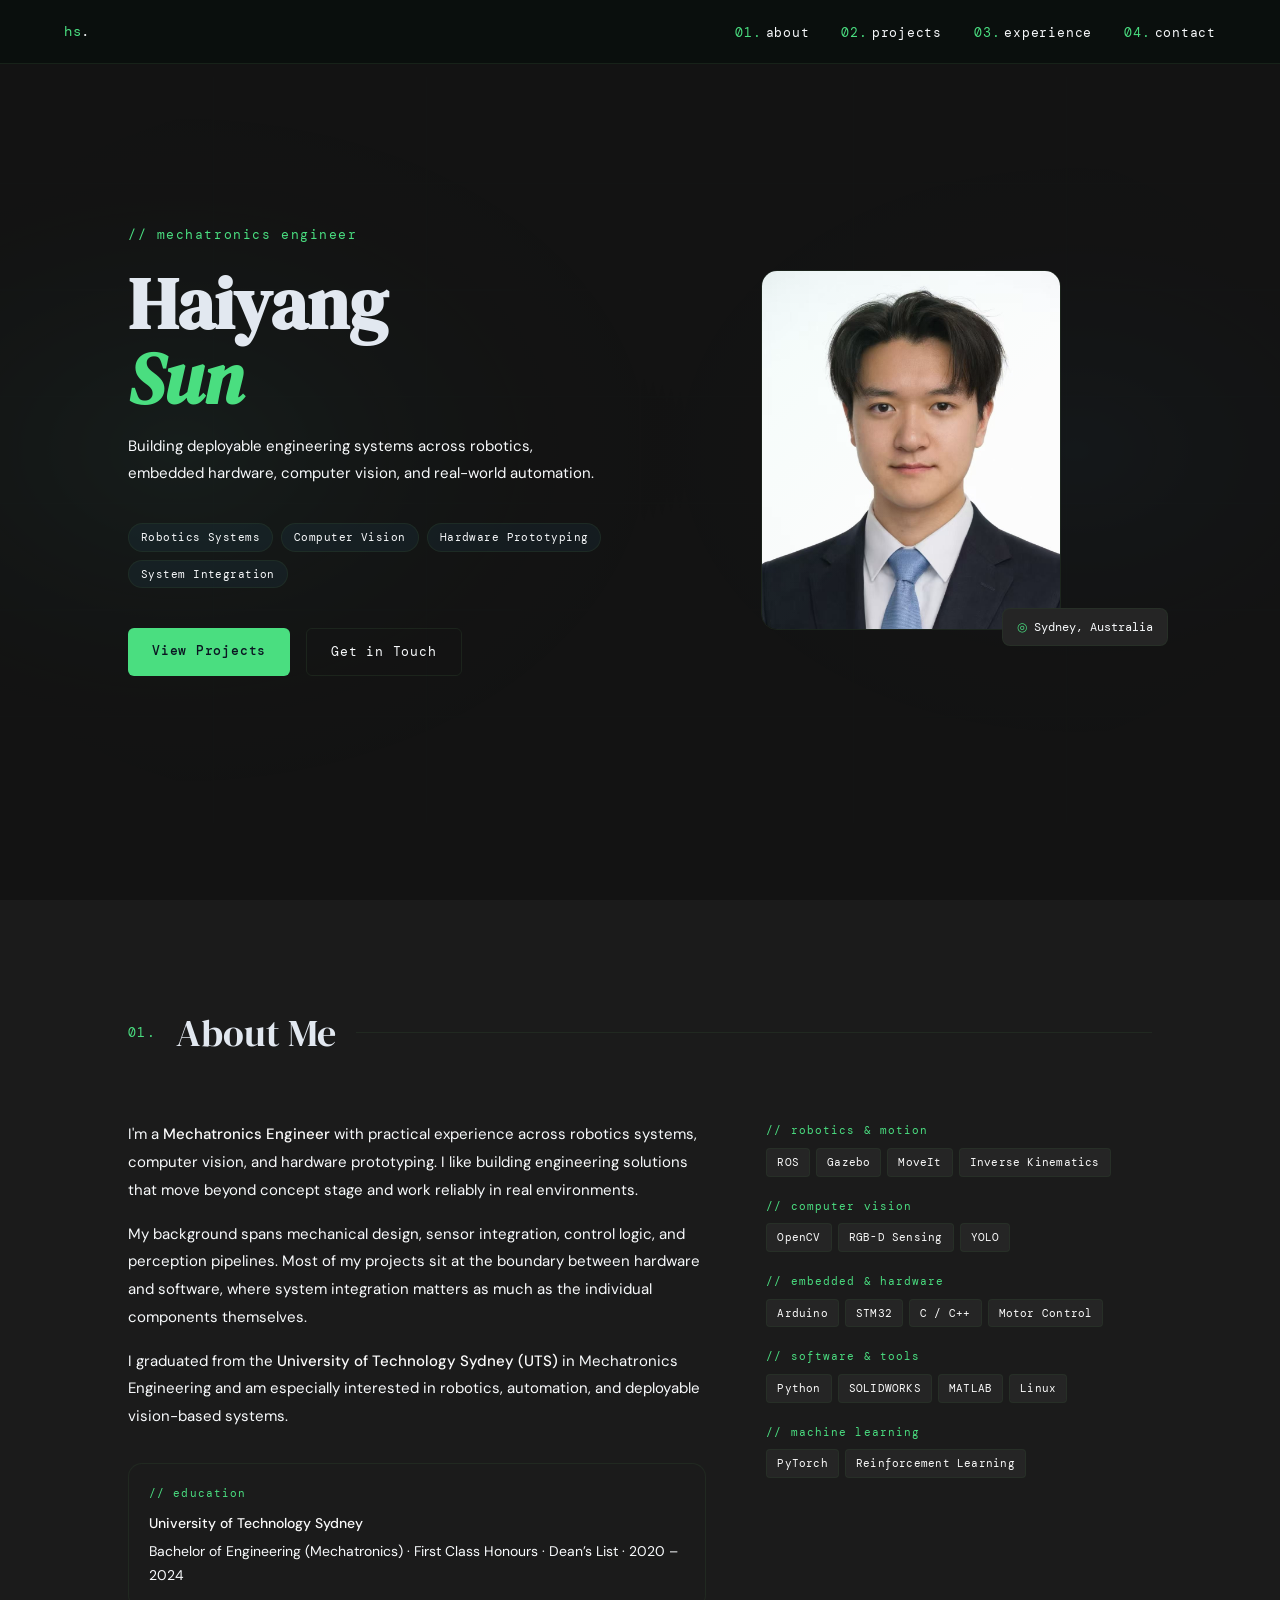
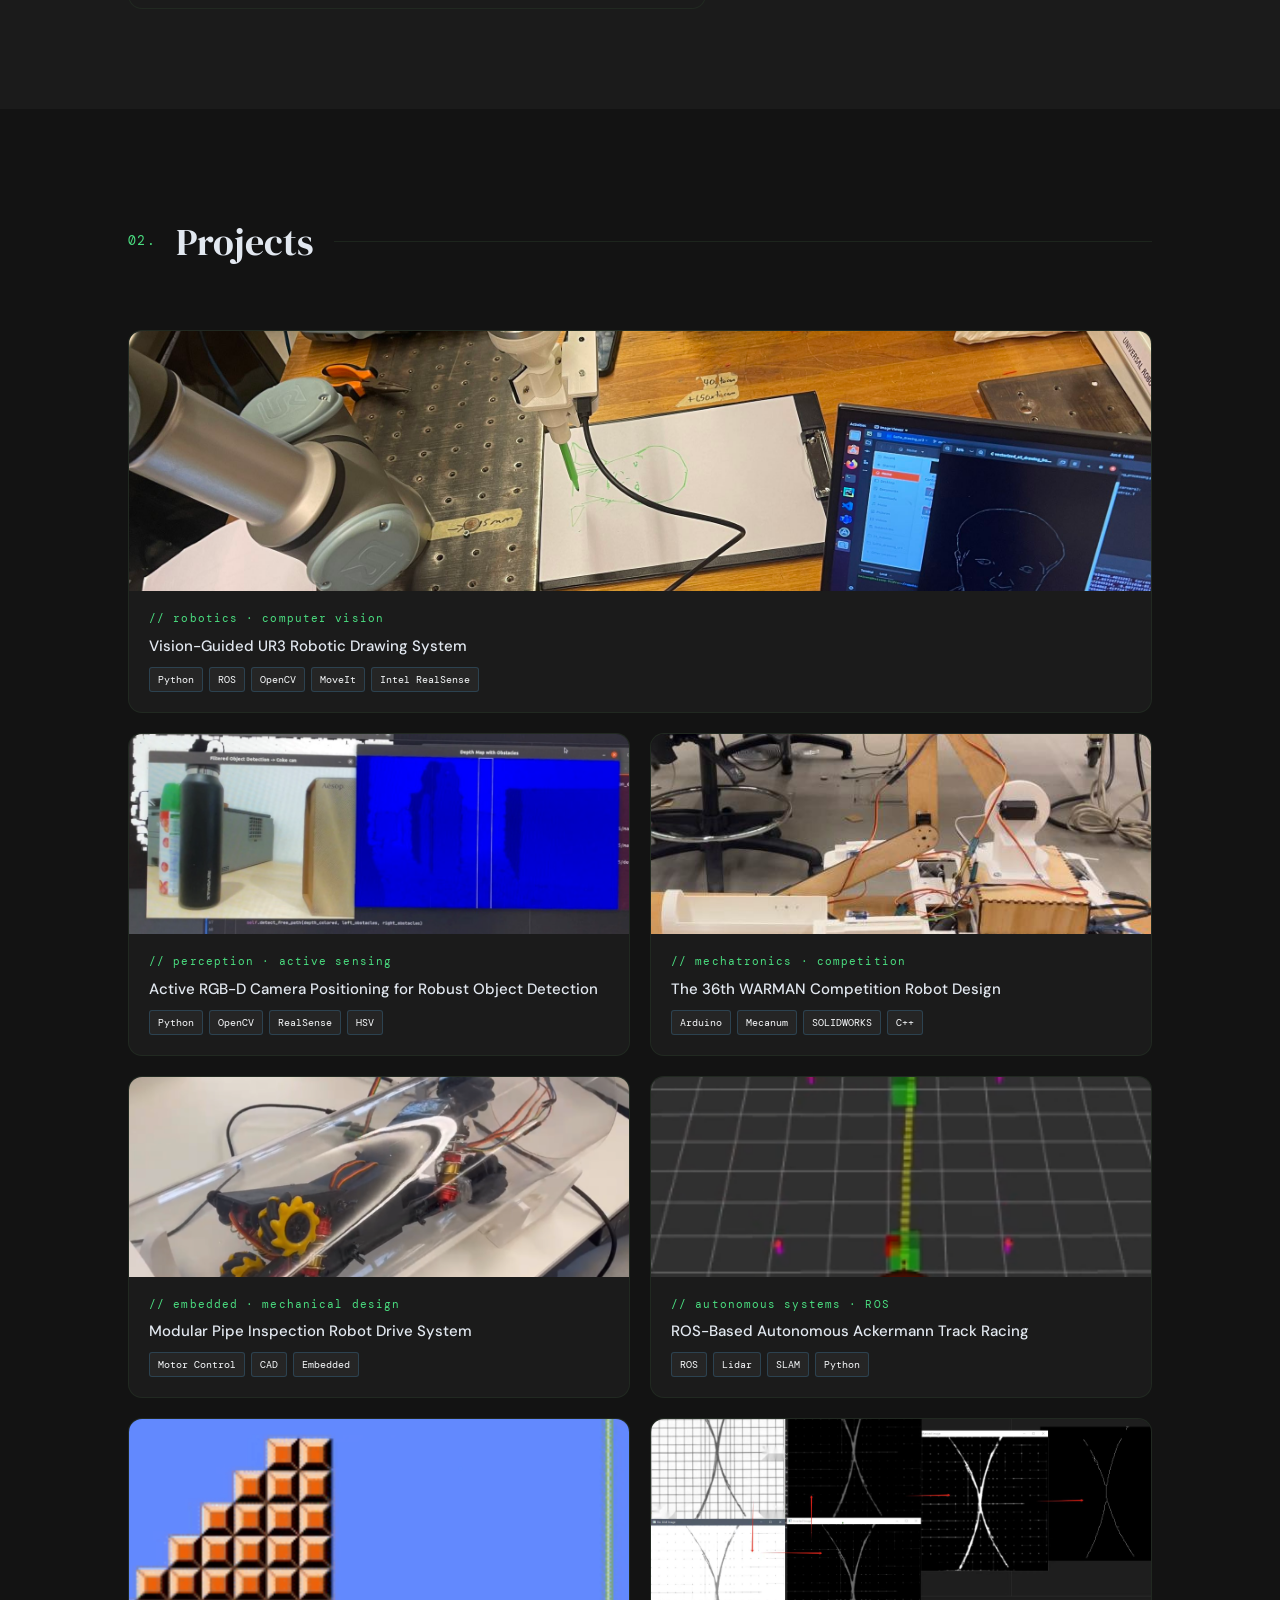
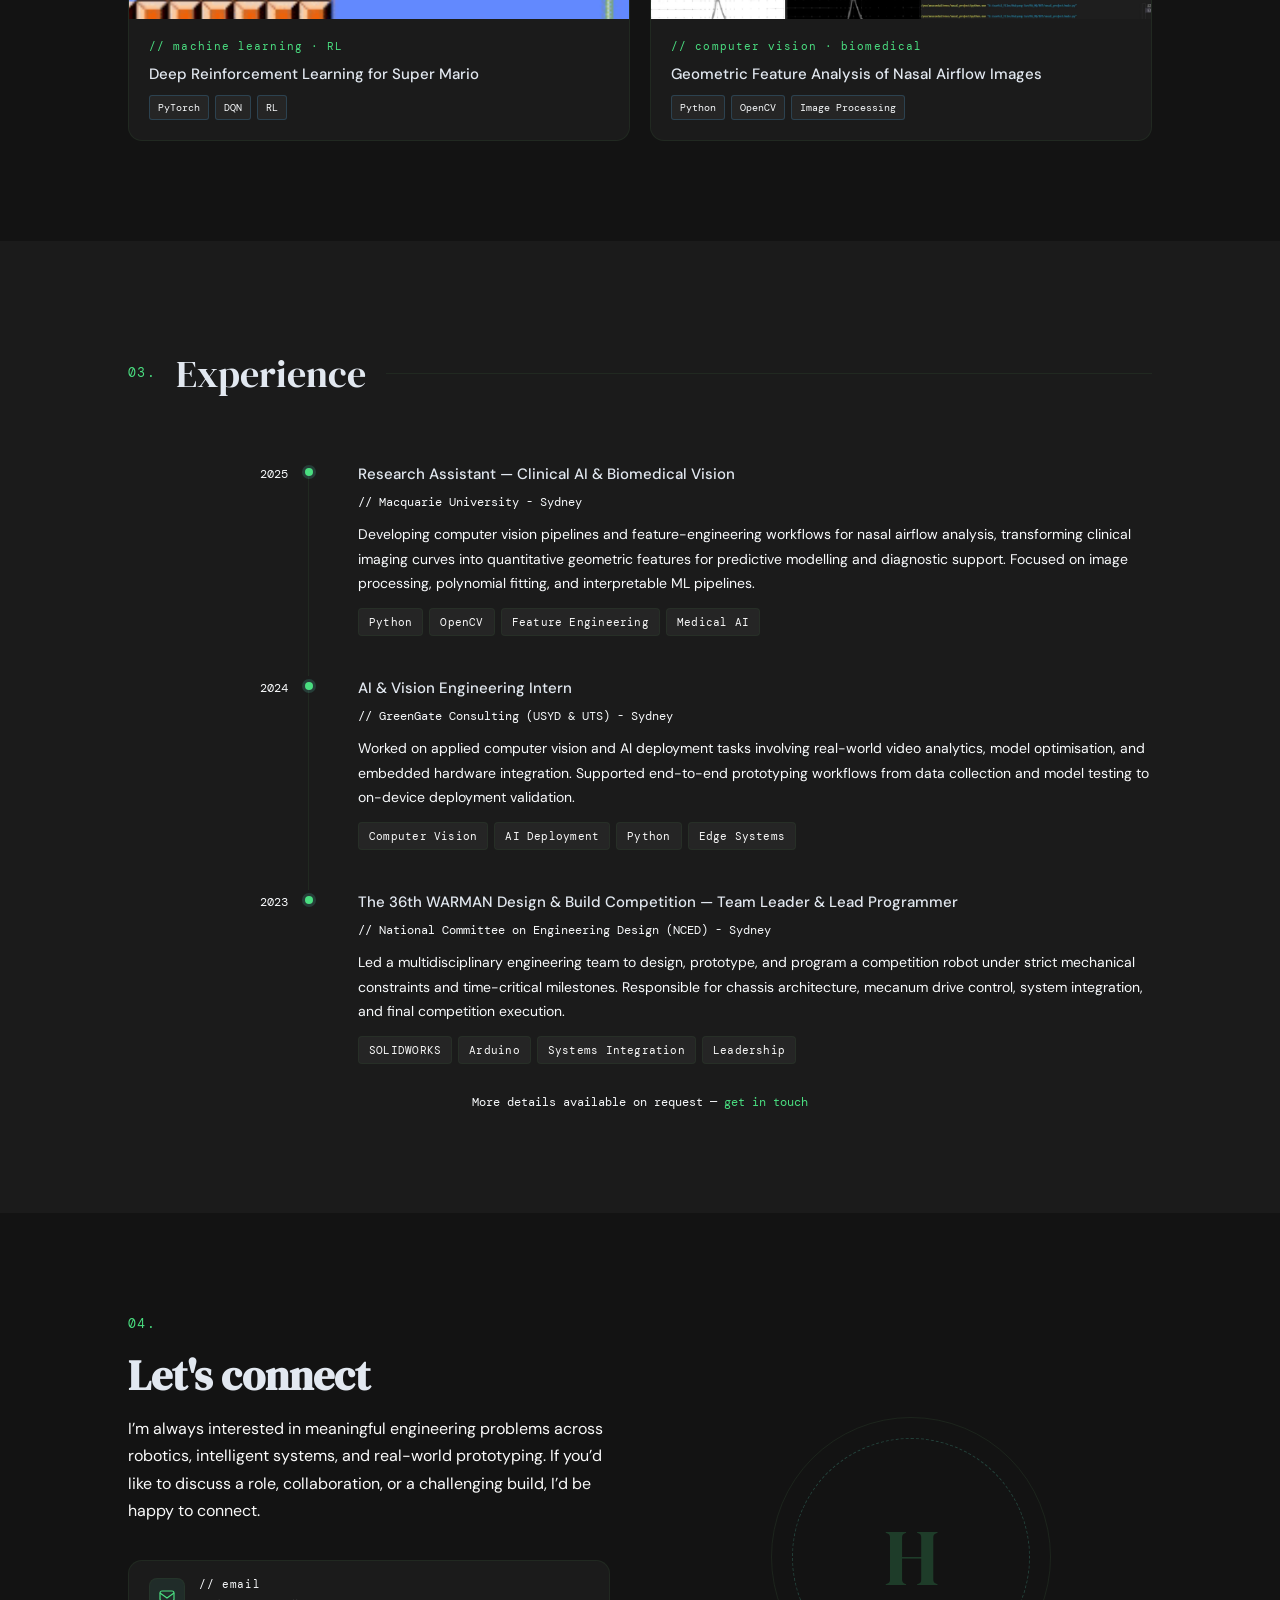
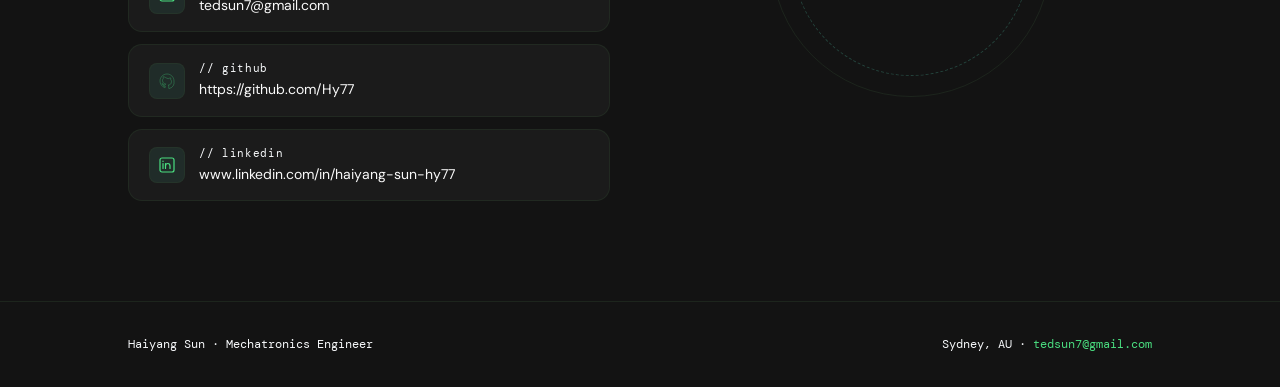
<file: index.html>
<!DOCTYPE html>
<html lang="en">
<head>
  <meta charset="UTF-8" />
  <meta name="viewport" content="width=device-width, initial-scale=1.0" />
  <title>Haiyang Sun — Mechatronics Engineer</title>
  <link rel="icon" href="data:image/svg+xml,<svg xmlns='http://www.w3.org/2000/svg' viewBox='0 0 100 100'><rect width='100' height='100' rx='16' fill='%230f2027'/><text y='.9em' font-size='62' x='12' font-family='Georgia,serif' fill='%2364ffda'>H</text></svg>">
  <link rel="preconnect" href="https://fonts.googleapis.com">
  <link href="https://fonts.googleapis.com/css2?family=DM+Serif+Display:ital@0;1&family=DM+Mono:wght@400;500&family=DM+Sans:wght@300;400;500&display=swap" rel="stylesheet">

  <style>
    :root {
      --bg:       #131313;
      --bg2:      #1b1b1b;
      --bg3:      #252525;
      --accent:   #4ade80;
      --accent2:  #f8fafc;
      --text:     #fafafa;
      --muted:    #f8fafc;
      --border:   rgba(44, 63, 45, 0.397);
      --card-bg:  #1b1b1b;
      --radius:   14px;
      --mono:     'DM Mono', monospace;
      --serif:    'DM Serif Display', serif;
      --sans:     'DM Sans', sans-serif;
    }

    *, *::before, *::after { box-sizing: border-box; margin: 0; padding: 0; }

    html { scroll-behavior: smooth; }

    body {
      background: var(--bg);
      color: var(--text);
      font-family: var(--sans);
      font-size: 16px;
      line-height: 1.7;
      overflow-x: hidden;
    }

    /* ─── NAV ─── */
    nav {
      position: fixed; top: 0; left: 0; right: 0; z-index: 100;
      display: flex; align-items: center; justify-content: space-between;
      padding: 0 5vw;
      height: 64px;
      background: rgba(10,15,13,0.88);
      backdrop-filter: blur(12px);
      border-bottom: 0.5px solid var(--border);
    }
    .nav-logo {
      font-family: var(--mono);
      font-size: 14px;
      color: var(--accent);
      text-decoration: none;
      letter-spacing: .04em;
    }
    .nav-links { display: flex; gap: 32px; list-style: none; }
    .nav-links a {
      font-family: var(--mono);
      font-size: 13px;
      color: var(--muted);
      text-decoration: none;
      letter-spacing: .06em;
      transition: color .2s;
    }
    .nav-links a:hover { color: var(--accent); }
    .nav-links a span { color: var(--accent); margin-right: 4px; }

    /* ─── HERO ─── */
    #hero {
      min-height: 100vh;
      display: grid;
      grid-template-columns: 1fr 1fr;
      align-items: center;
      padding: 0 10vw;
      gap: 60px;
      position: relative;
      overflow: hidden;
    }
    .hero-bg {
      position: absolute; inset: 0; pointer-events: none; z-index: 0;
    }
    .hero-bg svg { width: 100%; height: 100%; opacity: .18; }
    .hero-content { position: relative; z-index: 1; }
    .hero-eyebrow {
      font-family: var(--mono);
      font-size: 13px;
      color: var(--accent);
      letter-spacing: .12em;
      margin-bottom: 20px;
      opacity: 0;
      animation: fadeUp .6s .1s forwards;
    }
    .hero-name {
      font-family: var(--serif);
      font-size: clamp(72px, 11vw, 50%);
      line-height: 1.05;
      color: #e2e8f0;
      margin-bottom: 16px;
      opacity: 0;
      animation: fadeUp .6s .2s forwards;
    }
    .hero-name em { color: var(--accent); font-style: italic; }
    .hero-tagline {
      font-size: 15px;
      color: var(--muted);
      max-width: 480px;
      margin-bottom: 36px;
      line-height: 1.8;
      opacity: 0;
      animation: fadeUp .6s .3s forwards;
    }
    .hero-pills {
      display: flex; flex-wrap: wrap; gap: 8px;
      margin-bottom: 40px;
      opacity: 0;
      animation: fadeUp .6s .4s forwards;
    }
    .pill {
      font-family: var(--mono);
      font-size: 11px;
      padding: 4px 12px;
      border-radius: 20px;
      border: 0.5px solid var(--border);
      color: var(--accent2);
      background: rgba(72,180,247,0.06);
      letter-spacing: .04em;
    }
    .hero-cta {
      display: flex; gap: 16px; flex-wrap: wrap;
      opacity: 0;
      animation: fadeUp .6s .5s forwards;
    }
    .btn {
      font-family: var(--mono);
      font-size: 13px;
      letter-spacing: .06em;
      padding: 12px 24px;
      border-radius: 6px;
      text-decoration: none;
      transition: all .2s;
      cursor: pointer;
      border: none;
    }
    .btn-primary {
      background: var(--accent);
      color: #0b1622;
      font-weight: 500;
    }
    .btn-primary:hover { background: #4ddec0; transform: translateY(-1px); }
    .btn-outline {
      border: 0.5px solid var(--border);
      color: var(--muted);
      background: transparent;
    }
    .btn-outline:hover { border-color: var(--accent); color: var(--accent); }

    .hero-photo {
      position: relative; z-index: 1;
      display: flex; align-items: center; justify-content: center;
      opacity: 0; animation: fadeIn .8s .4s forwards;
    }
    .hero-photo-frame {
      width: 300px; height: 360px;
      border-radius: 16px;
      overflow: hidden;
      border: 0.5px solid var(--border);
      position: relative;
    }
    .hero-photo-frame::before {
      content: '';
      position: absolute; inset: 0;
      background: linear-gradient(135deg, rgba(100,255,218,.06) 0%, transparent 60%);
      z-index: 1;
    }
    .hero-photo-frame img { width: 100%; height: 100%; object-fit: cover; }
    .hero-location {
      position: absolute; bottom: -16px; right: -16px;
      background: var(--bg3);
      border: 0.5px solid var(--border);
      border-radius: 8px;
      padding: 8px 14px;
      font-family: var(--mono);
      font-size: 12px;
      color: var(--muted);
    }
    .hero-location span { color: var(--accent); }

    /* ─── SECTION ─── */
    section { padding: 100px 10vw; }
    .section-header {
      display: flex; align-items: center; gap: 20px;
      margin-bottom: 56px;
    }
    .section-num {
      font-family: var(--mono);
      font-size: 13px;
      color: var(--accent);
      letter-spacing: .1em;
    }
    .section-title {
      font-family: var(--serif);
      font-size: clamp(1.8rem, 3vw, 2.4rem);
      color: #e2e8f0;
      font-weight: 400;
    }
    .section-line {
      flex: 1; height: 0.5px;
      background: var(--border);
    }

    /* ─── ABOUT ─── */
    #about { background: var(--bg2); }
    .about-grid {
      display: grid;
      grid-template-columns: 3fr 2fr;
      gap: 60px;
      align-items: start;
    }
    .about-text p {
      color: var(--muted);
      margin-bottom: 16px;
      font-size: 15px;
      line-height: 1.85;
    }
    .about-text p strong { color: var(--text); font-weight: 500; }
    .about-edu {
      margin-top: 32px;
      padding: 20px;
      border: 0.5px solid var(--border);
      border-radius: var(--radius);
      background: var(--card-bg);
    }
    .about-edu-label {
      font-family: var(--mono);
      font-size: 11px;
      color: var(--accent);
      letter-spacing: .1em;
      margin-bottom: 10px;
    }
    .about-edu-name { font-size: 14px; color: var(--text); font-weight: 500; }
    .about-edu-detail { font-size: 14px; color: var(--muted); margin-top: 4px; }
    .skills-list { display: flex; flex-direction: column; gap: 20px; }
    .skill-group-title {
      font-family: var(--mono);
      font-size: 11px;
      color: var(--accent);
      letter-spacing: .1em;
      margin-bottom: 8px;
    }
    .skill-tags { display: flex; flex-wrap: wrap; gap: 6px; }
    .skill-tag {
      font-family: var(--mono);
      font-size: 11px;
      padding: 4px 10px;
      border-radius: 4px;
      border: 0.5px solid var(--border);
      color: var(--text);
      background: var(--bg3);
      letter-spacing: .02em;
    }

    /* ─── PROJECTS ─── */
    .projects-grid {
      display: grid;
      grid-template-columns: repeat(auto-fill, minmax(340px, 1fr));
      gap: 20px;
    }
    .project-card {
      background: var(--card-bg);
      border: 0.5px solid var(--border);
      border-radius: var(--radius);
      overflow: hidden;
      cursor: pointer;
      text-decoration: none;
      display: flex; flex-direction: column;
      transition: border-color .25s, transform .25s;
      position: relative;
    }
    .project-card:hover {
      border-color: rgba(255, 255, 255, 0.35);
      transform: translateY(-4px);
    }
    .project-card.featured {
      grid-column: span 2;
    }
    .card-img {
      position: relative;
      overflow: hidden;
    }
    .project-card.featured .card-img { height: 260px; }
    .project-card:not(.featured) .card-img { height: 200px; }
    .card-img img {
      width: 100%; height: 100%;
      object-fit: cover;
      transition: transform .4s ease;
      display: block;
    }
    .project-card:hover .card-img img { transform: scale(1.05); }
    .card-overlay {
      position: absolute; inset: 0;
      background: linear-gradient(to top, rgba(11,22,34,.95) 0%, rgba(11,22,34,.2) 60%, transparent 100%);
      opacity: 0;
      transition: opacity .3s;
      display: flex; align-items: flex-end;
      padding: 20px;
    }
    .project-card:hover .card-overlay { opacity: 1; }
    .card-overlay-text {
      font-size: 13px;
      color: var(--text);
      line-height: 1.6;
    }
    .card-body { padding: 18px 20px 20px; flex: 1; }
    .card-category {
      font-family: var(--mono);
      font-size: 11px;
      color: var(--accent);
      letter-spacing: .1em;
      margin-bottom: 8px;
    }
    .card-title {
      font-size: 15px;
      color: #e2e8f0;
      font-weight: 500;
      margin-bottom: 10px;
      line-height: 1.4;
    }
    .card-tags { display: flex; flex-wrap: wrap; gap: 6px; }
    .card-tag {
      font-family: var(--mono);
      font-size: 10px;
      padding: 3px 8px;
      border-radius: 3px;
      background: var(--bg3);;
      color: var(--accent2);
      border: 0.5px solid rgba(72,180,247,0.2);
    }
    .card-arrow {
      position: absolute; top: 16px; right: 16px;
      width: 28px; height: 28px;
      border-radius: 50%;
      border: 0.5px solid var(--border);
      display: flex; align-items: center; justify-content: center;
      background: var(--card-bg);
      transition: all .2s;
      opacity: 0;
    }
    .project-card:hover .card-arrow { opacity: 1; transform: rotate(-45deg); }
    .card-arrow svg { width: 12px; height: 12px; stroke: var(--accent); fill: none; }

    /* ─── EXPERIENCE ─── */
    #experience { background: var(--bg2); }
    .exp-timeline { display: flex; flex-direction: column; gap: 0; }
    .exp-item {
      display: grid;
      grid-template-columns: 160px 1fr;
      gap: 40px;
      position: relative;
      padding-bottom: 40px;
    }
    .exp-item::before {
      content: '';
      position: absolute;
      left: 160px; top: 8px; bottom: 0;
      width: 0.5px;
      background: var(--border);
      margin-left: 20px;
    }
    .exp-item:last-child { padding-bottom: 0; }
    .exp-item:last-child::before { display: none; }
    .exp-date {
      font-family: var(--mono);
      font-size: 12px;
      color: var(--muted);
      padding-top: 2px;
      text-align: right;
    }
    .exp-dot {
      position: absolute;
      left: 160px; top: 6px;
      width: 8px; height: 8px;
      border-radius: 50%;
      background: var(--accent);
      margin-left: 17px;
      box-shadow: 0 0 0 3px rgba(100,255,218,.15);
    }
    .exp-content { padding-left: 30px; }
    .exp-role { font-size: 15px; color: #e2e8f0; font-weight: 500; }
    .exp-org { font-family: var(--mono); font-size: 12px; color: var(--accent2); margin: 4px 0 10px; }
    .exp-desc { font-size: 14px; color: var(--muted); line-height: 1.75; }
    .exp-tags { display: flex; flex-wrap: wrap; gap: 6px; margin-top: 12px; }

    /* ─── CONTACT ─── */
    .contact-wrap {
      display: grid;
      grid-template-columns: 1fr 1fr;
      gap: 60px;
      align-items: center;
    }
    .contact-heading {
      font-family: var(--serif);
      font-size: 42px;
      color: #e2e8f0;
      margin-bottom: 16px;
      line-height: 1.15;
    }
    .contact-heading em { color: var(--accent); font-style: italic; }
    .contact-sub { font-size: 14px; color: var(--muted); line-height: 1.8; max-width: 400px; }
    .contact-links { display: flex; flex-direction: column; gap: 12px; margin-top: 36px; }
    .contact-link {
      display: flex; align-items: center; gap: 14px;
      padding: 14px 20px;
      border: 0.5px solid var(--border);
      border-radius: var(--radius);
      background: var(--card-bg);
      text-decoration: none;
      transition: all .2s;
      color: var(--text);
    }
    .contact-link:hover { border-color: rgba(100,255,218,.35); background: var(--bg3); }
    .contact-link-icon {
      width: 36px; height: 36px;
      border-radius: 8px;
      background: rgba(100,255,218,.08);
      border: 0.5px solid var(--border);
      display: flex; align-items: center; justify-content: center;
      flex-shrink: 0;
    }
    .contact-link-icon svg { width: 16px; height: 16px; stroke: var(--accent); fill: none; }
    .contact-link-label { font-size: 11px; color: var(--muted); font-family: var(--mono); letter-spacing:.06em; }
    .contact-link-value { font-size: 14px; color: var(--text); }
    .contact-right {
      display: flex; justify-content: center; align-items: center;
    }
    .contact-graphic {
      width: 280px; height: 280px;
      border-radius: 50%;
      border: 0.5px solid var(--border);
      display: flex; align-items: center; justify-content: center;
      position: relative;
    }
    .contact-graphic::before {
      content: '';
      position: absolute; inset: 20px;
      border-radius: 50%;
      border: 0.5px dashed rgba(100,255,218,.2);
      animation: spin 20s linear infinite;
    }
    .contact-graphic-inner {
      font-family: var(--serif);
      font-size: 5rem;
      color: var(--accent);
      opacity: .2;
    }

    /* ─── FOOTER ─── */
    footer {
      padding: 32px 10vw;
      border-top: 0.5px solid var(--border);
      display: flex;
      justify-content: space-between;
      align-items: center;
      font-family: var(--mono);
      font-size: 12px;
      color: var(--muted);
    }

    /* ─── ANIMATIONS ─── */
    @keyframes fadeUp {
      from { opacity: 0; transform: translateY(20px); }
      to   { opacity: 1; transform: translateY(0); }
    }
    @keyframes fadeIn {
      from { opacity: 0; } to { opacity: 1; }
    }
    @keyframes spin {
      from { transform: rotate(0deg); } to { transform: rotate(360deg); }
    }

    /* fade-in on scroll */
    .reveal {
      opacity: 0;
      transform: translateY(24px);
      transition: opacity .55s ease, transform .55s ease;
    }
    .reveal.visible {
      opacity: 1;
      transform: none;
    }

    /* ─── RESPONSIVE ─── */
    @media (max-width: 900px) {
      #hero { grid-template-columns: 1fr; text-align: center; padding-top: 100px; }
      .hero-photo { display: none; }
      .hero-pills { justify-content: center; }
      .hero-cta { justify-content: center; }
      .about-grid { grid-template-columns: 1fr; }
      .project-card.featured { grid-column: span 1; }
      .contact-wrap { grid-template-columns: 1fr; }
      .contact-right { display: none; }
      .exp-item { grid-template-columns: 1fr; }
      .exp-item::before { display: none; }
      .exp-dot { display: none; }
      .exp-date { text-align: left; }
      .exp-content { padding-left: 0; }
    }
    @media (max-width: 600px) {
      section { padding: 70px 6vw; }
      nav { padding: 0 6vw; }
      .nav-links { gap: 20px; }
    }
  </style>
</head>
<body>

  <!-- NAV -->
  <nav>
    <a href="#hero" class="nav-logo">hs<span style="color:var(--muted)">.</span></a>
    <ul class="nav-links">
      <li><a href="#about"><span>01.</span>about</a></li>
      <li><a href="#projects"><span>02.</span>projects</a></li>
      <li><a href="#experience"><span>03.</span>experience</a></li>
      <li><a href="#contact"><span>04.</span>contact</a></li>
    </ul>
  </nav>

  <!-- HERO -->
  <section id="hero">
    <div class="hero-bg">
      <svg viewBox="0 0 1200 700" xmlns="http://www.w3.org/2000/svg">
        <defs>
          <radialGradient id="rg1" cx="30%" cy="50%">
            <stop offset="0%" stop-color="#64ffda" stop-opacity=".25"/>
            <stop offset="100%" stop-color="transparent"/>
          </radialGradient>
          <radialGradient id="rg2" cx="70%" cy="50%">
            <stop offset="0%" stop-color="#48b4f7" stop-opacity=".18"/>
            <stop offset="100%" stop-color="transparent"/>
          </radialGradient>
        </defs>
        <ellipse cx="360" cy="350" rx="480" ry="340" fill="url(#rg1)"/>
        <ellipse cx="840" cy="350" rx="420" ry="300" fill="url(#rg2)"/>
        <!-- grid lines -->
        <g stroke="#64ffda" stroke-opacity=".07" stroke-width=".5">
          <line x1="0" y1="100" x2="1200" y2="100"/>
          <line x1="0" y1="200" x2="1200" y2="200"/>
          <line x1="0" y1="300" x2="1200" y2="300"/>
          <line x1="0" y1="400" x2="1200" y2="400"/>
          <line x1="0" y1="500" x2="1200" y2="500"/>
          <line x1="0" y1="600" x2="1200" y2="600"/>
          <line x1="200" y1="0" x2="200" y2="700"/>
          <line x1="400" y1="0" x2="400" y2="700"/>
          <line x1="600" y1="0" x2="600" y2="700"/>
          <line x1="800" y1="0" x2="800" y2="700"/>
          <line x1="1000" y1="0" x2="1000" y2="700"/>
        </g>
      </svg>
    </div>

    <div class="hero-content">
      <p class="hero-eyebrow">// mechatronics engineer</p>
      <h1 class="hero-name">Haiyang<br><em>Sun</em></h1>
      <p class="hero-tagline">
        Building deployable engineering systems across robotics, embedded hardware, computer vision, and real-world automation.
      </p>
      <div class="hero-pills">
        <span class="pill">Robotics Systems</span>
        <span class="pill">Computer Vision</span>
        <span class="pill">Hardware Prototyping</span>
        <span class="pill">System Integration</span>
        <!-- <span class="pill">Sydney, AU</span> -->
      </div>
      <div class="hero-cta">
        <a href="#projects" class="btn btn-primary">View Projects</a>
        <a href="#contact" class="btn btn-outline">Get in Touch</a>
      </div>
    </div>

    <div class="hero-photo">
      <div class="hero-photo-frame">
        <img src="images/haiyang.jpg" alt="Haiyang Sun" />
      </div>
      <div class="hero-location"><span>◎</span> Sydney, Australia</div>
    </div>
  </section>

  <!-- ABOUT -->
  <section id="about">
    <div class="section-header reveal">
      <span class="section-num">01.</span>
      <h2 class="section-title">About Me</h2>
      <div class="section-line"></div>
    </div>
    <div class="about-grid">
      <div class="about-text reveal">
        <p>I'm a <strong>Mechatronics Engineer</strong> with practical experience across robotics systems, computer vision, and hardware prototyping. I like building engineering solutions that move beyond concept stage and work reliably in real environments.</p>
        <p>My background spans mechanical design, sensor integration, control logic, and perception pipelines. Most of my projects sit at the boundary between hardware and software, where system integration matters as much as the individual components themselves.</p>
        <p>I graduated from the <strong>University of Technology Sydney (UTS)</strong> in Mechatronics Engineering and am especially interested in robotics, automation, and deployable vision-based systems.</p>
        <div class="about-edu">
          <div class="about-edu-label">// education</div>
          <div class="about-edu-name">University of Technology Sydney</div>
          <div class="about-edu-detail">Bachelor of Engineering (Mechatronics) · First Class Honours · Dean’s List · 2020 – 2024</div>
        </div>
      </div>
      <div class="skills-list reveal">
        <div>
          <div class="skill-group-title">// robotics & motion</div>
          <div class="skill-tags">
            <span class="skill-tag">ROS</span>
            <span class="skill-tag">Gazebo</span>
            <span class="skill-tag">MoveIt</span>
            <span class="skill-tag">Inverse Kinematics</span>
          </div>
        </div>
        <div>
          <div class="skill-group-title">// computer vision</div>
          <div class="skill-tags">
            <span class="skill-tag">OpenCV</span>
            <span class="skill-tag">RGB-D Sensing</span>
            <span class="skill-tag">YOLO</span>
          </div>
        </div>
        <div>
          <div class="skill-group-title">// embedded & hardware</div>
          <div class="skill-tags">
            <span class="skill-tag">Arduino</span>
            <span class="skill-tag">STM32</span>
            <span class="skill-tag">C / C++</span>
            <span class="skill-tag">Motor Control</span>
          </div>
        </div>
        <div>
          <div class="skill-group-title">// software & tools</div>
          <div class="skill-tags">
            <span class="skill-tag">Python</span>
            <span class="skill-tag">SOLIDWORKS</span>
            <span class="skill-tag">MATLAB</span>
            <span class="skill-tag">Linux</span>
          </div>
        </div>
        <div>
          <div class="skill-group-title">// machine learning</div>
          <div class="skill-tags">
            <span class="skill-tag">PyTorch</span>
            <span class="skill-tag">Reinforcement Learning</span>
          </div>
        </div>
      </div>
    </div>
  </section>

  <!-- PROJECTS -->
  <section id="projects">
    <div class="section-header reveal">
      <span class="section-num">02.</span>
      <h2 class="section-title">Projects</h2>
      <div class="section-line"></div>
    </div>
    <div class="projects-grid">

      <!-- Featured -->
      <a class="project-card featured reveal" href="projects/ur3.html">
        <div class="card-img">
          <img src="images/ur3.jpg" alt="UR3 Drawing System" />
          <div class="card-overlay">
            <div class="card-overlay-text">Converts a selfie into vectorized contours and reproduces it on paper using a UR3 arm — sub-2mm drawing error across full page area.</div>
          </div>
        </div>
        <div class="card-body">
          <div class="card-category">// robotics · computer vision</div>
          <div class="card-title">Vision-Guided UR3 Robotic Drawing System</div>
          <div class="card-tags">
            <span class="card-tag">Python</span>
            <span class="card-tag">ROS</span>
            <span class="card-tag">OpenCV</span>
            <span class="card-tag">MoveIt</span>
            <span class="card-tag">Intel RealSense</span>
          </div>
        </div>
        <div class="card-arrow">
          <svg viewBox="0 0 16 16"><path d="M3 13L13 3M13 3H6M13 3V10" stroke-width="1.5" stroke-linecap="round" stroke-linejoin="round"/></svg>
        </div>
      </a>

      <a class="project-card reveal" href="projects/rgbd.html">
        <div class="card-img">
          <img src="images/rgbd.jpg" alt="RGB-D Camera" />
          <div class="card-overlay">
            <div class="card-overlay-text">Dynamically optimizes camera viewpoints using RealSense D435 to improve detection confidence under occlusion and lighting challenges.</div>
          </div>
        </div>
        <div class="card-body">
          <div class="card-category">// perception · active sensing</div>
          <div class="card-title">Active RGB-D Camera Positioning for Robust Object Detection</div>
          <div class="card-tags">
            <span class="card-tag">Python</span>
            <span class="card-tag">OpenCV</span>
            <span class="card-tag">RealSense</span>
            <span class="card-tag">HSV</span>
          </div>
        </div>
        <div class="card-arrow">
          <svg viewBox="0 0 16 16"><path d="M3 13L13 3M13 3H6M13 3V10" stroke-width="1.5" stroke-linecap="round" stroke-linejoin="round"/></svg>
        </div>
      </a>

      <a class="project-card reveal" href="projects/warman.html">
        <div class="card-img">
          <img src="images/warman.jpg" alt="WARMAN Robot" />
          <div class="card-overlay">
            <div class="card-overlay-text">Team-led competition robot with Mecanum drive, robotic arm, and anti-rollover system. Designed for ball collection and silo placement.</div>
          </div>
        </div>
        <div class="card-body">
          <div class="card-category">// mechatronics · competition</div>
          <div class="card-title">The 36th WARMAN Competition Robot Design</div>
          <div class="card-tags">
            <span class="card-tag">Arduino</span>
            <span class="card-tag">Mecanum</span>
            <span class="card-tag">SOLIDWORKS</span>
            <span class="card-tag">C++</span>
          </div>
        </div>
        <div class="card-arrow">
          <svg viewBox="0 0 16 16"><path d="M3 13L13 3M13 3H6M13 3V10" stroke-width="1.5" stroke-linecap="round" stroke-linejoin="round"/></svg>
        </div>
      </a>

      <a class="project-card reveal" href="projects/pipe_rob.html">
        <div class="card-img">
          <img src="images/pipe_rob.jpg" alt="Pipe Inspection Robot" />
          <div class="card-overlay">
            <div class="card-overlay-text">Modular drive system for navigating pipe networks — designed for compactness, traction, and adaptability to varying pipe diameters.</div>
          </div>
        </div>
        <div class="card-body">
          <div class="card-category">// embedded · mechanical design</div>
          <div class="card-title">Modular Pipe Inspection Robot Drive System</div>
          <div class="card-tags">
            <span class="card-tag">Motor Control</span>
            <span class="card-tag">CAD</span>
            <span class="card-tag">Embedded</span>
          </div>
        </div>
        <div class="card-arrow">
          <svg viewBox="0 0 16 16"><path d="M3 13L13 3M13 3H6M13 3V10" stroke-width="1.5" stroke-linecap="round" stroke-linejoin="round"/></svg>
        </div>
      </a>

      <a class="project-card reveal" href="projects/auto_veh_sim.html">
        <div class="card-img">
          <img src="images/auto_veh_sim.jpg" alt="Autonomous Vehicle" />
          <div class="card-overlay">
            <div class="card-overlay-text">ROS-based autonomous Ackermann vehicle navigating a simulated race track using lidar, localization, and path planning.</div>
          </div>
        </div>
        <div class="card-body">
          <div class="card-category">// autonomous systems · ROS</div>
          <div class="card-title">ROS-Based Autonomous Ackermann Track Racing</div>
          <div class="card-tags">
            <span class="card-tag">ROS</span>
            <span class="card-tag">Lidar</span>
            <span class="card-tag">SLAM</span>
            <span class="card-tag">Python</span>
          </div>
        </div>
        <div class="card-arrow">
          <svg viewBox="0 0 16 16"><path d="M3 13L13 3M13 3H6M13 3V10" stroke-width="1.5" stroke-linecap="round" stroke-linejoin="round"/></svg>
        </div>
      </a>

      <a class="project-card reveal" href="projects/mario.html">
        <div class="card-img">
          <img src="images/mario.jpg" alt="Mario RL" />
          <div class="card-overlay">
            <div class="card-overlay-text">End-to-end deep reinforcement learning agent trained to play Super Mario Bros using PPO and reward shaping.</div>
          </div>
        </div>
        <div class="card-body">
          <div class="card-category">// machine learning · RL</div>
          <div class="card-title">Deep Reinforcement Learning for Super Mario</div>
          <div class="card-tags">
            <span class="card-tag">PyTorch</span>
            <span class="card-tag">DQN</span>
            <span class="card-tag">RL</span>
          </div>
        </div>
        <div class="card-arrow">
          <svg viewBox="0 0 16 16"><path d="M3 13L13 3M13 3H6M13 3V10" stroke-width="1.5" stroke-linecap="round" stroke-linejoin="round"/></svg>
        </div>
      </a>

      <a class="project-card reveal" href="projects/airflow.html">
        <div class="card-img">
          <img src="images/airflow.jpg" alt="Nasal Airflow" />
          <div class="card-overlay">
            <div class="card-overlay-text">Geometric feature extraction from nasal cavity airflow images for medical analysis and diagnostic support.</div>
          </div>
        </div>
        <div class="card-body">
          <div class="card-category">// computer vision · biomedical</div>
          <div class="card-title">Geometric Feature Analysis of Nasal Airflow Images</div>
          <div class="card-tags">
            <span class="card-tag">Python</span>
            <span class="card-tag">OpenCV</span>
            <span class="card-tag">Image Processing</span>
          </div>
        </div>
        <div class="card-arrow">
          <svg viewBox="0 0 16 16"><path d="M3 13L13 3M13 3H6M13 3V10" stroke-width="1.5" stroke-linecap="round" stroke-linejoin="round"/></svg>
        </div>
      </a>

    </div>
  </section>

  <!-- EXPERIENCE -->
  <section id="experience">
    <div class="section-header reveal">
      <span class="section-num">03.</span>
      <h2 class="section-title">Experience</h2>
      <div class="section-line"></div>
    </div>
    <div class="exp-timeline">

      <div class="exp-item reveal">
        <div class="exp-date">2025</div>
        <div class="exp-dot"></div>
        <div class="exp-content">
          <div class="exp-role">Research Assistant — Clinical AI & Biomedical Vision</div>
          <div class="exp-org">// Macquarie University - Sydney</div>
          <div class="exp-desc">
            Developing computer vision pipelines and feature-engineering workflows for nasal airflow analysis,
            transforming clinical imaging curves into quantitative geometric features for predictive modelling
            and diagnostic support. Focused on image processing, polynomial fitting, and interpretable ML pipelines.
          </div>
          <div class="exp-tags">
            <span class="skill-tag">Python</span>
            <span class="skill-tag">OpenCV</span>
            <span class="skill-tag">Feature Engineering</span>
            <span class="skill-tag">Medical AI</span>
          </div>
        </div>
      </div>

      <div class="exp-item reveal">
        <div class="exp-date">2024</div>
        <div class="exp-dot"></div>
        <div class="exp-content">
          <div class="exp-role">AI & Vision Engineering Intern</div>
          <div class="exp-org">// GreenGate Consulting (USYD & UTS) - Sydney</div>
          <div class="exp-desc">
            Worked on applied computer vision and AI deployment tasks involving real-world video analytics,
            model optimisation, and embedded hardware integration. Supported end-to-end prototyping workflows
            from data collection and model testing to on-device deployment validation.
          </div>
          <div class="exp-tags">
            <span class="skill-tag">Computer Vision</span>
            <span class="skill-tag">AI Deployment</span>
            <span class="skill-tag">Python</span>
            <span class="skill-tag">Edge Systems</span>
          </div>
        </div>
      </div>

      <div class="exp-item reveal">
        <div class="exp-date">2023</div>
        <div class="exp-dot"></div>
        <div class="exp-content">
          <div class="exp-role">The 36th WARMAN Design & Build Competition — Team Leader & Lead Programmer</div>
          <div class="exp-org">// National Committee on Engineering Design (NCED) - Sydney</div>
          <div class="exp-desc">
            Led a multidisciplinary engineering team to design, prototype, and program a competition robot
            under strict mechanical constraints and time-critical milestones. Responsible for chassis architecture,
            mecanum drive control, system integration, and final competition execution.
          </div>
          <div class="exp-tags">
            <span class="skill-tag">SOLIDWORKS</span>
            <span class="skill-tag">Arduino</span>
            <span class="skill-tag">Systems Integration</span>
            <span class="skill-tag">Leadership</span>
          </div>
        </div>
      </div>

    </div>
    </div>
    <p style="margin-top:28px; font-family:var(--mono); font-size:12px; color:var(--muted); text-align:center;">
      More details available on request — <a href="#contact" style="color:var(--accent);text-decoration:none;">get in touch</a>
    </p>
  </section>

  <!-- CONTACT -->
  <section id="contact">
    <div class="contact-wrap">
      <div class="contact-left reveal">
        <div class="section-num" style="margin-bottom:16px">04.</div>
        <h2 class="contact-heading">Let's connect</h2>
        <p class="contact-sub"><p>
          I’m always interested in meaningful engineering problems across robotics, intelligent systems,
          and real-world prototyping. If you’d like to discuss a role, collaboration, or a challenging build,
          I’d be happy to connect.
        </p></p>
        <div class="contact-links">
          <a href="mailto:tedsun7@gmail.com" class="contact-link">
            <div class="contact-link-icon">
              <svg viewBox="0 0 16 16"><rect x="1" y="3" width="14" height="10" rx="2" stroke-width="1.2"/><path d="M1 5l7 5 7-5" stroke-width="1.2"/></svg>
            </div>
            <div class="contact-link-text">
              <div class="contact-link-label">// email</div>
              <div class="contact-link-value">tedsun7@gmail.com</div>
            </div>
          </a>
          <a href="https://github.com/hy77" class="contact-link" target="_blank" rel="noopener">
            <div class="contact-link-icon">
              <svg viewBox="0 0 16 16"><path d="M8 1C4.13 1 1 4.13 1 8c0 3.09 2.01 5.72 4.79 6.65.35.06.48-.15.48-.34v-1.2C4.32 13.52 3.91 12 3.91 12c-.32-.81-.78-1.03-.78-1.03-.64-.44.05-.43.05-.43.7.05 1.07.72 1.07.72.62 1.07 1.64.76 2.04.58.06-.45.24-.76.44-.94-1.55-.17-3.19-.78-3.19-3.45 0-.76.27-1.38.72-1.87-.07-.18-.31-.89.07-1.84 0 0 .59-.19 1.92.72A6.7 6.7 0 018 5.35c.59.01 1.19.08 1.75.23 1.33-.91 1.92-.72 1.92-.72.38.95.14 1.66.07 1.84.45.49.72 1.11.72 1.87 0 2.68-1.64 3.27-3.2 3.44.25.22.47.65.47 1.31v1.94c0 .19.13.4.48.34A7.001 7.001 0 0015 8C15 4.13 11.87 1 8 1z" stroke-width=".3"/></svg>
            </div>
            <div class="contact-link-text">
              <div class="contact-link-label">// github</div>
              <div class="contact-link-value">https://github.com/Hy77</div>
            </div>
          </a>
          <a href="https://www.linkedin.com/in/" class="contact-link" target="_blank" rel="noopener">
            <div class="contact-link-icon">
              <svg viewBox="0 0 16 16"><rect x="1" y="1" width="14" height="14" rx="2" stroke-width="1.2"/><path d="M4 6.5v5M4 4v.5M6.5 11.5V9c0-1.38 1-2.5 2.25-2.5S11 7.62 11 9v2.5M6.5 6.5v5" stroke-width="1.2" stroke-linecap="round"/></svg>
            </div>
            <div class="contact-link-text">
              <div class="contact-link-label">// linkedin</div>
              <div class="contact-link-value">www.linkedin.com/in/haiyang-sun-hy77</div>
            </div>
          </a>
        </div>
      </div>
      <div class="contact-right reveal">
        <div class="contact-graphic">
          <div class="contact-graphic-inner">H</div>
        </div>
      </div>
    </div>
  </section>

  <!-- FOOTER -->
  <footer>
    <span>Haiyang Sun · Mechatronics Engineer</span>
    <span>Sydney, AU · <a href="mailto:tedsun7@gmail.com" style="color:var(--accent);text-decoration:none;">tedsun7@gmail.com</a></span>
  </footer>

  <script>
    // Scroll reveal
    const els = document.querySelectorAll('.reveal');
    const io = new IntersectionObserver((entries) => {
      entries.forEach(e => {
        if (e.isIntersecting) {
          e.target.classList.add('visible');
          io.unobserve(e.target);
        }
      });
    }, { threshold: 0.12 });
    els.forEach(el => io.observe(el));

    // Stagger children in grids
    document.querySelectorAll('.projects-grid .reveal').forEach((el, i) => {
      el.style.transitionDelay = (i % 3) * 0.08 + 's';
    });
  </script>
</body>
</html>
</file>
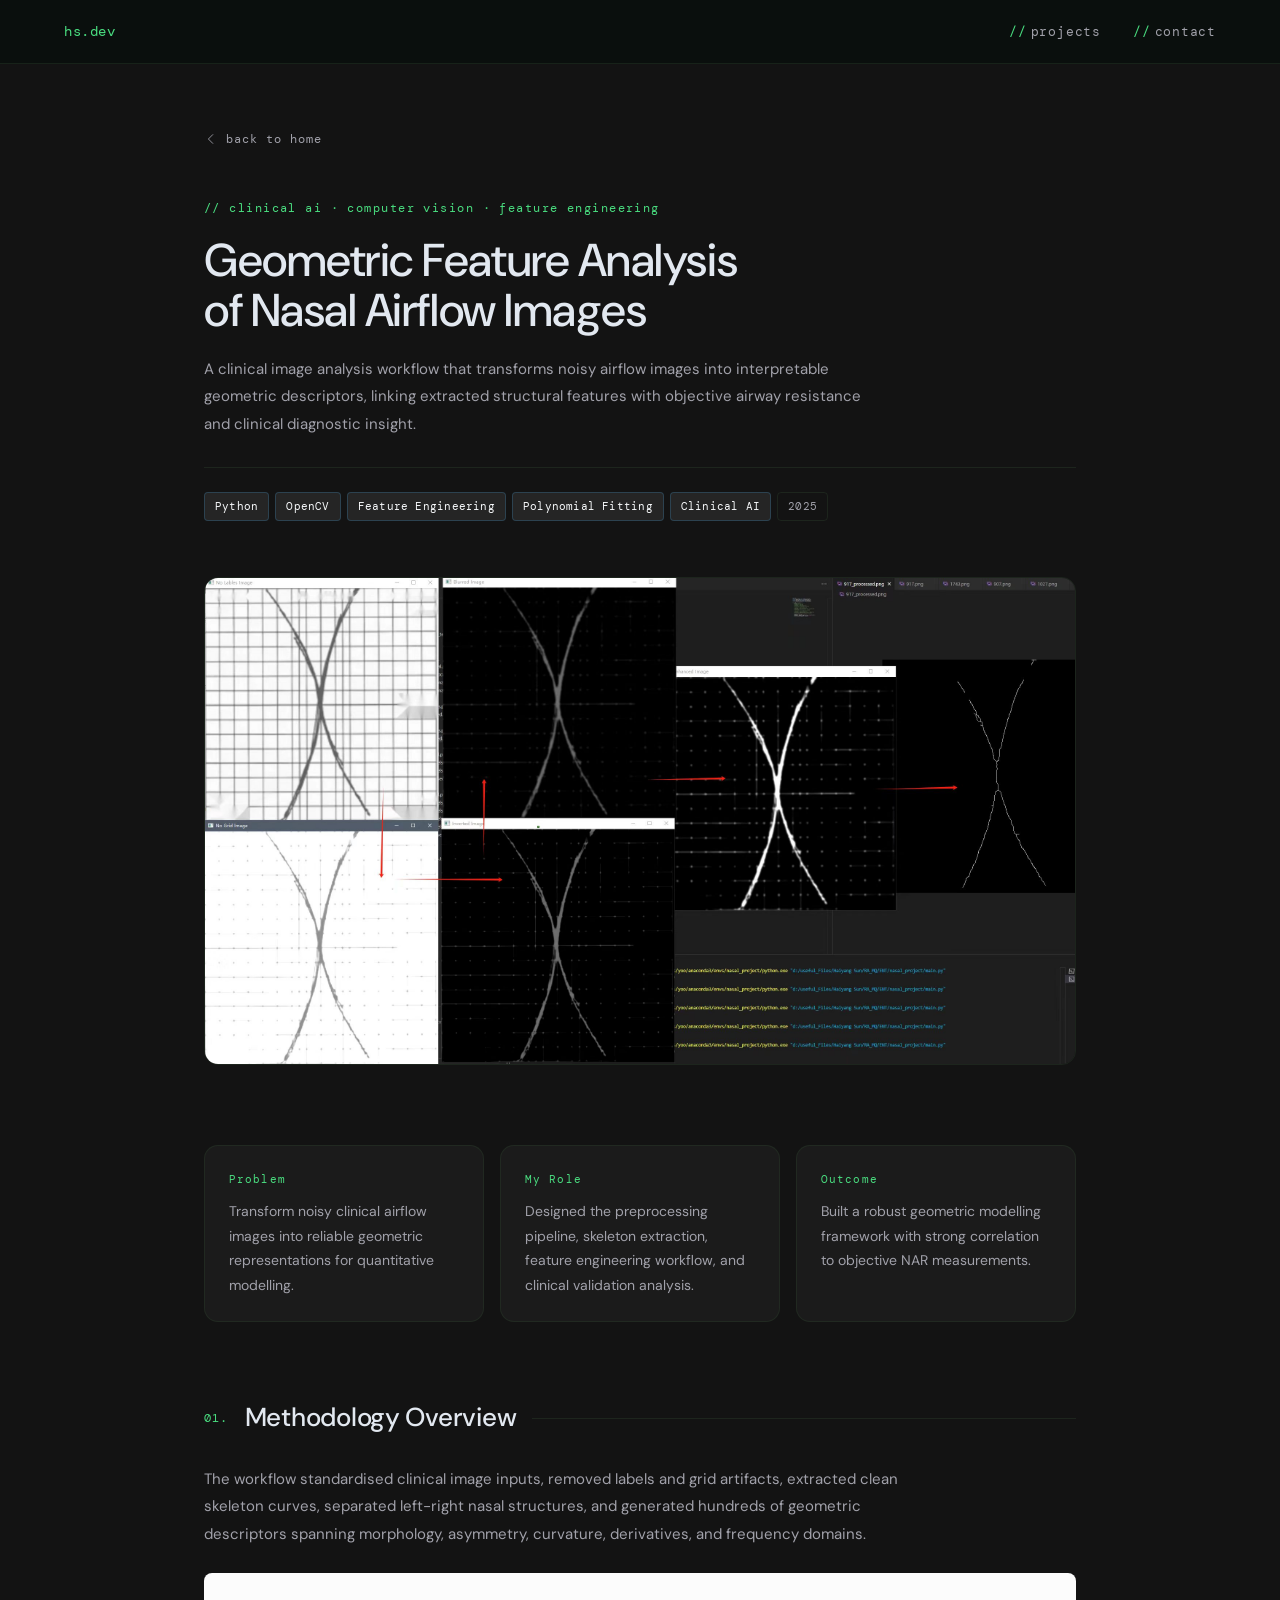
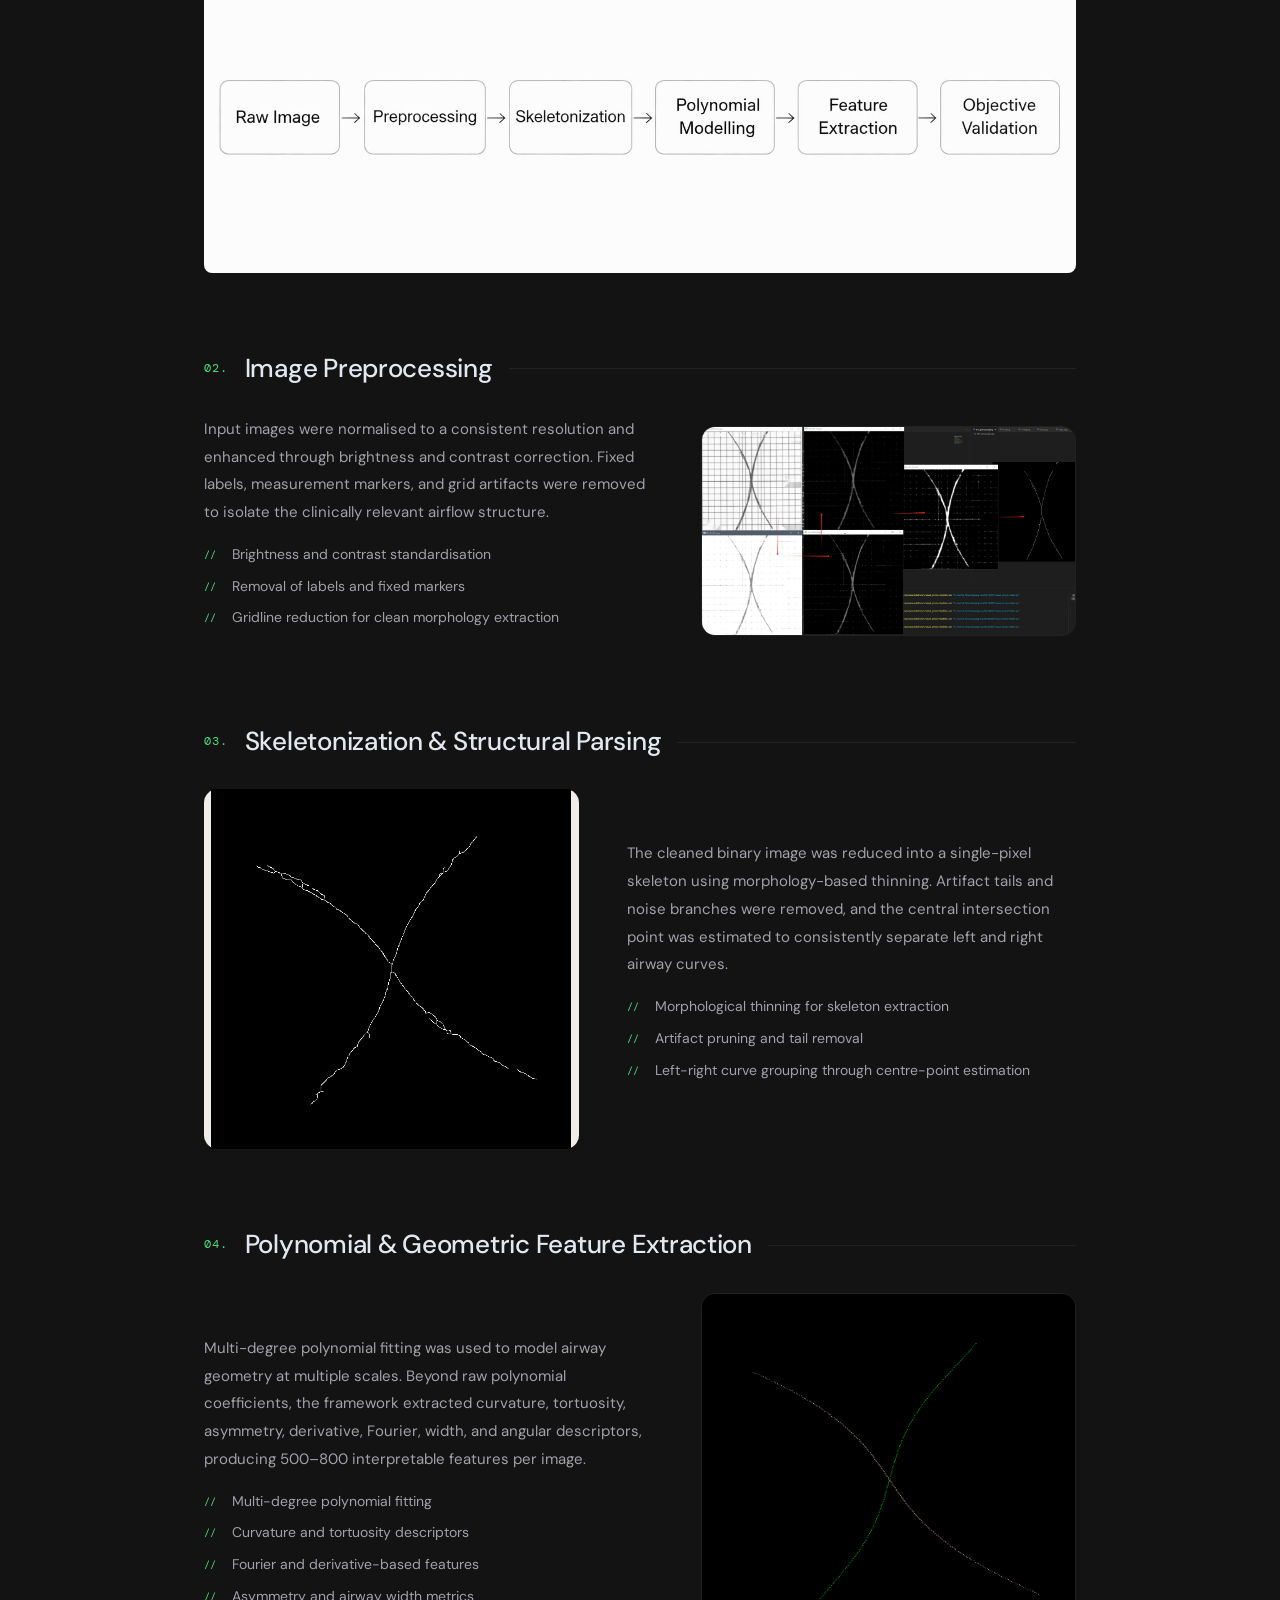
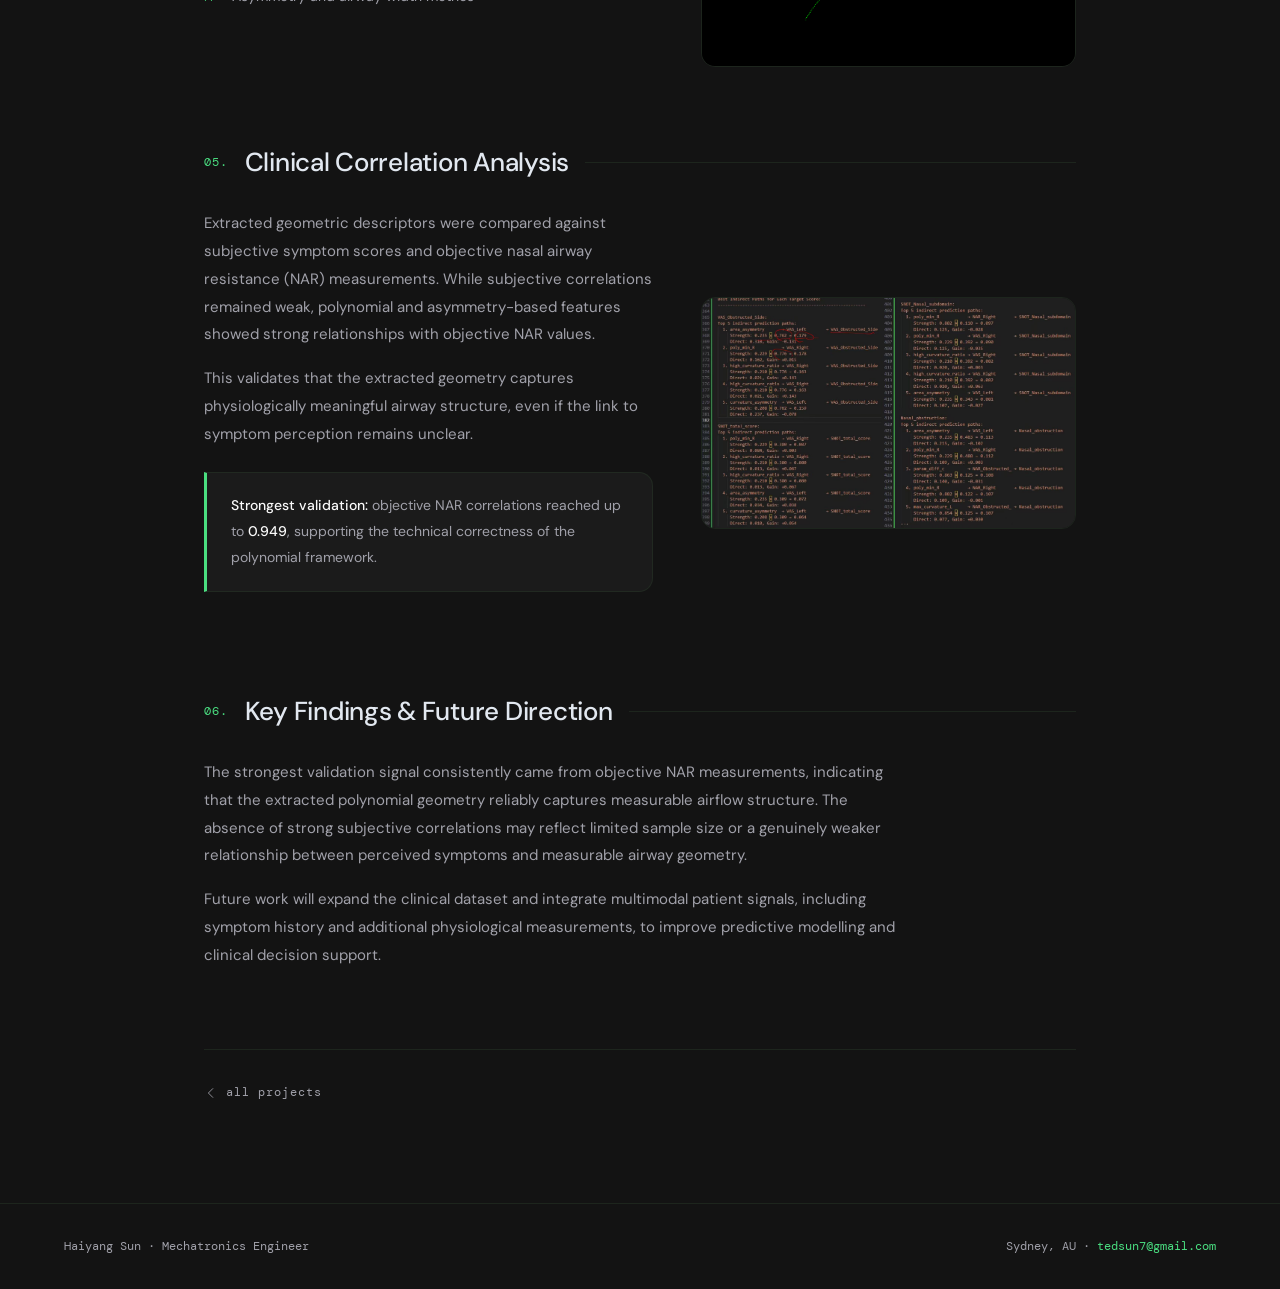
<file: projects/airflow.html>
<!DOCTYPE html>
<html lang="en">
<head>
  <meta charset="UTF-8" />
  <meta name="viewport" content="width=device-width, initial-scale=1.0" />
  <title>Geometric Feature Analysis of Nasal Airflow Images — Haiyang Sun</title>
  <link rel="icon" href="data:image/svg+xml,<svg xmlns='http://www.w3.org/2000/svg' viewBox='0 0 100 100'><rect width='100' height='100' rx='16' fill='%230f2027'/><text y='.9em' font-size='62' x='12' font-family='Georgia,serif' fill='%234ade80'>H</text></svg>">
  <link rel="stylesheet" href="project.css" />
</head>
<body>

<!-- NAV -->
<nav>
  <a href="../index.html" class="nav-logo">hs.dev</a>
  <ul class="nav-links">
    <li><a href="../index.html#projects"><span>//</span>projects</a></li>
    <li><a href="../index.html#contact"><span>//</span>contact</a></li>
  </ul>
</nav>

<main class="project-page">

  <!-- BACK -->
  <a href="../index.html" class="back-link">
    <svg viewBox="0 0 16 16"><path d="M10 3L5 8l5 5" stroke-linecap="round" stroke-linejoin="round"/></svg>
    back to home
  </a>

  <!-- HEADER -->
  <header class="reveal">
    <div class="project-eyebrow">// clinical ai · computer vision · feature engineering</div>
    <div class="project-header">
      <h1>Geometric Feature Analysis<br><em>of Nasal Airflow Images</em></h1>
      <p class="project-subtitle">
        A clinical image analysis workflow that transforms noisy airflow images into interpretable
        geometric descriptors, linking extracted structural features with objective airway resistance
        and clinical diagnostic insight.
      </p>
    </div>
    <div class="project-meta">
      <span class="meta-tag">Python</span>
      <span class="meta-tag">OpenCV</span>
      <span class="meta-tag">Feature Engineering</span>
      <span class="meta-tag">Polynomial Fitting</span>
      <span class="meta-tag">Clinical AI</span>
      <span class="meta-tag date">2025</span>
    </div>
  </header>

  <!-- HERO IMAGE -->
  <img src="../images/airflow/hero.jpg" alt="Nasal airflow image" class="hero-project-image reveal" />

  <!-- OVERVIEW -->
  <div class="overview-grid">
    <div class="overview-card reveal">
      <h3>Problem</h3>
      <p>Transform noisy clinical airflow images into reliable geometric representations for quantitative modelling.</p>
    </div>
    <div class="overview-card reveal">
      <h3>My Role</h3>
      <p>Designed the preprocessing pipeline, skeleton extraction, feature engineering workflow, and clinical validation analysis.</p>
    </div>
    <div class="overview-card reveal">
      <h3>Outcome</h3>
      <p>Built a robust geometric modelling framework with strong correlation to objective NAR measurements.</p>
    </div>
  </div>

  <!-- METHODOLOGY -->
  <section class="project-section reveal">
    <div class="project-section-header">
      <span class="section-num">01.</span>
      <h2>Methodology Overview</h2>
      <div class="section-line"></div>
    </div>
    <p>
      The workflow standardised clinical image inputs, removed labels and grid artifacts,
      extracted clean skeleton curves, separated left-right nasal structures, and generated
      hundreds of geometric descriptors spanning morphology, asymmetry, curvature,
      derivatives, and frequency domains.
    </p>
    <div class="diagram-card">
      <img src="../images/airflow/workflow.jpg" alt="Methodology workflow diagram" />
    </div>
  </section>

  <!-- PREPROCESSING -->
  <section class="project-section reveal">
    <div class="project-section-header">
      <span class="section-num">02.</span>
      <h2>Image Preprocessing</h2>
      <div class="section-line"></div>
    </div>
    <div class="two-column">
      <div>
        <p>
          Input images were normalised to a consistent resolution and enhanced through brightness
          and contrast correction. Fixed labels, measurement markers, and grid artifacts were
          removed to isolate the clinically relevant airflow structure.
        </p>
        <ul class="project-list">
          <li>Brightness and contrast standardisation</li>
          <li>Removal of labels and fixed markers</li>
          <li>Gridline reduction for clean morphology extraction</li>
        </ul>
      </div>
      <img src="../images/airflow/hero.jpg" alt="Preprocessing result" class="side-image" />
    </div>
  </section>

  <!-- SKELETON -->
  <section class="project-section reveal">
    <div class="project-section-header">
      <span class="section-num">03.</span>
      <h2>Skeletonization & Structural Parsing</h2>
      <div class="section-line"></div>
    </div>
    <div class="two-column flip">
      <div>
        <p>
          The cleaned binary image was reduced into a single-pixel skeleton using morphology-based
          thinning. Artifact tails and noise branches were removed, and the central intersection point
          was estimated to consistently separate left and right airway curves.
        </p>
        <ul class="project-list">
          <li>Morphological thinning for skeleton extraction</li>
          <li>Artifact pruning and tail removal</li>
          <li>Left-right curve grouping through centre-point estimation</li>
        </ul>
      </div>
      <div class="diagram-card inline tall">
        <img src="../images/airflow/skeleton.jpg" alt="Skeletonized nasal airflow structure" />
      </div>
    </div>
  </section>

  <!-- FEATURE EXTRACTION -->
  <section class="project-section reveal">
    <div class="project-section-header">
      <span class="section-num">04.</span>
      <h2>Polynomial & Geometric Feature Extraction</h2>
      <div class="section-line"></div>
    </div>
    <div class="two-column">
      <div>
        <p>
          Multi-degree polynomial fitting was used to model airway geometry at multiple scales.
          Beyond raw polynomial coefficients, the framework extracted curvature, tortuosity,
          asymmetry, derivative, Fourier, width, and angular descriptors, producing 500–800
          interpretable features per image.
        </p>
        <ul class="project-list">
          <li>Multi-degree polynomial fitting</li>
          <li>Curvature and tortuosity descriptors</li>
          <li>Fourier and derivative-based features</li>
          <li>Asymmetry and airway width metrics</li>
        </ul>
      </div>
      <img src="../images/airflow/polynomial.jpg" alt="Polynomial fitting examples" class="side-image" />
    </div>
  </section>

  <!-- CLINICAL CORRELATION -->
  <section class="project-section reveal">
    <div class="project-section-header">
      <span class="section-num">05.</span>
      <h2>Clinical Correlation Analysis</h2>
      <div class="section-line"></div>
    </div>
    <div class="two-column">
      <div>
        <p>
          Extracted geometric descriptors were compared against subjective symptom scores and
          objective nasal airway resistance (NAR) measurements. While subjective correlations
          remained weak, polynomial and asymmetry-based features showed strong relationships
          with objective NAR values.
        </p>
        <p>
          This validates that the extracted geometry captures physiologically meaningful airway
          structure, even if the link to symptom perception remains unclear.
        </p>
        <div class="highlight-box">
          <p><strong>Strongest validation:</strong> objective NAR correlations reached up to <strong>0.949</strong>, supporting the technical correctness of the polynomial framework.</p>
        </div>
      </div>
      <img src="../images/airflow/correlation.jpg" alt="Correlation analysis" class="side-image" />
    </div>
  </section>

  <!-- KEY FINDINGS -->
  <section class="project-section reveal">
    <div class="project-section-header">
      <span class="section-num">06.</span>
      <h2>Key Findings & Future Direction</h2>
      <div class="section-line"></div>
    </div>
    <p>
      The strongest validation signal consistently came from objective NAR measurements,
      indicating that the extracted polynomial geometry reliably captures measurable airflow structure.
      The absence of strong subjective correlations may reflect limited sample size or a genuinely
      weaker relationship between perceived symptoms and measurable airway geometry.
    </p>
    <p>
      Future work will expand the clinical dataset and integrate multimodal patient signals,
      including symptom history and additional physiological measurements, to improve predictive modelling
      and clinical decision support.
    </p>
  </section>

  <!-- FOOTER NAV -->
  <div class="project-footer">
    <a href="../index.html" class="back-proj">
      <svg viewBox="0 0 16 16"><path d="M10 3L5 8l5 5" stroke-linecap="round" stroke-linejoin="round"/></svg>
      all projects
    </a>
    <!-- <a href="mario.html" class="next-proj">
      Super Mario RL
      <svg viewBox="0 0 16 16"><path d="M6 3l5 5-5 5" stroke-linecap="round" stroke-linejoin="round"/></svg>
    </a> -->
  </div>

</main>

<!-- FOOTER -->
<footer class="page-footer">
  <span>Haiyang Sun · Mechatronics Engineer</span>
  <span>Sydney, AU · <a href="mailto:tedsun7@gmail.com">tedsun7@gmail.com</a></span>
</footer>

<script>
  const els = document.querySelectorAll('.reveal');
  const io = new IntersectionObserver((entries) => {
    entries.forEach(e => {
      if (e.isIntersecting) { e.target.classList.add('visible'); io.unobserve(e.target); }
    });
  }, { threshold: 0.12 });
  els.forEach(el => io.observe(el));
</script>

</body>
</html>
</file>
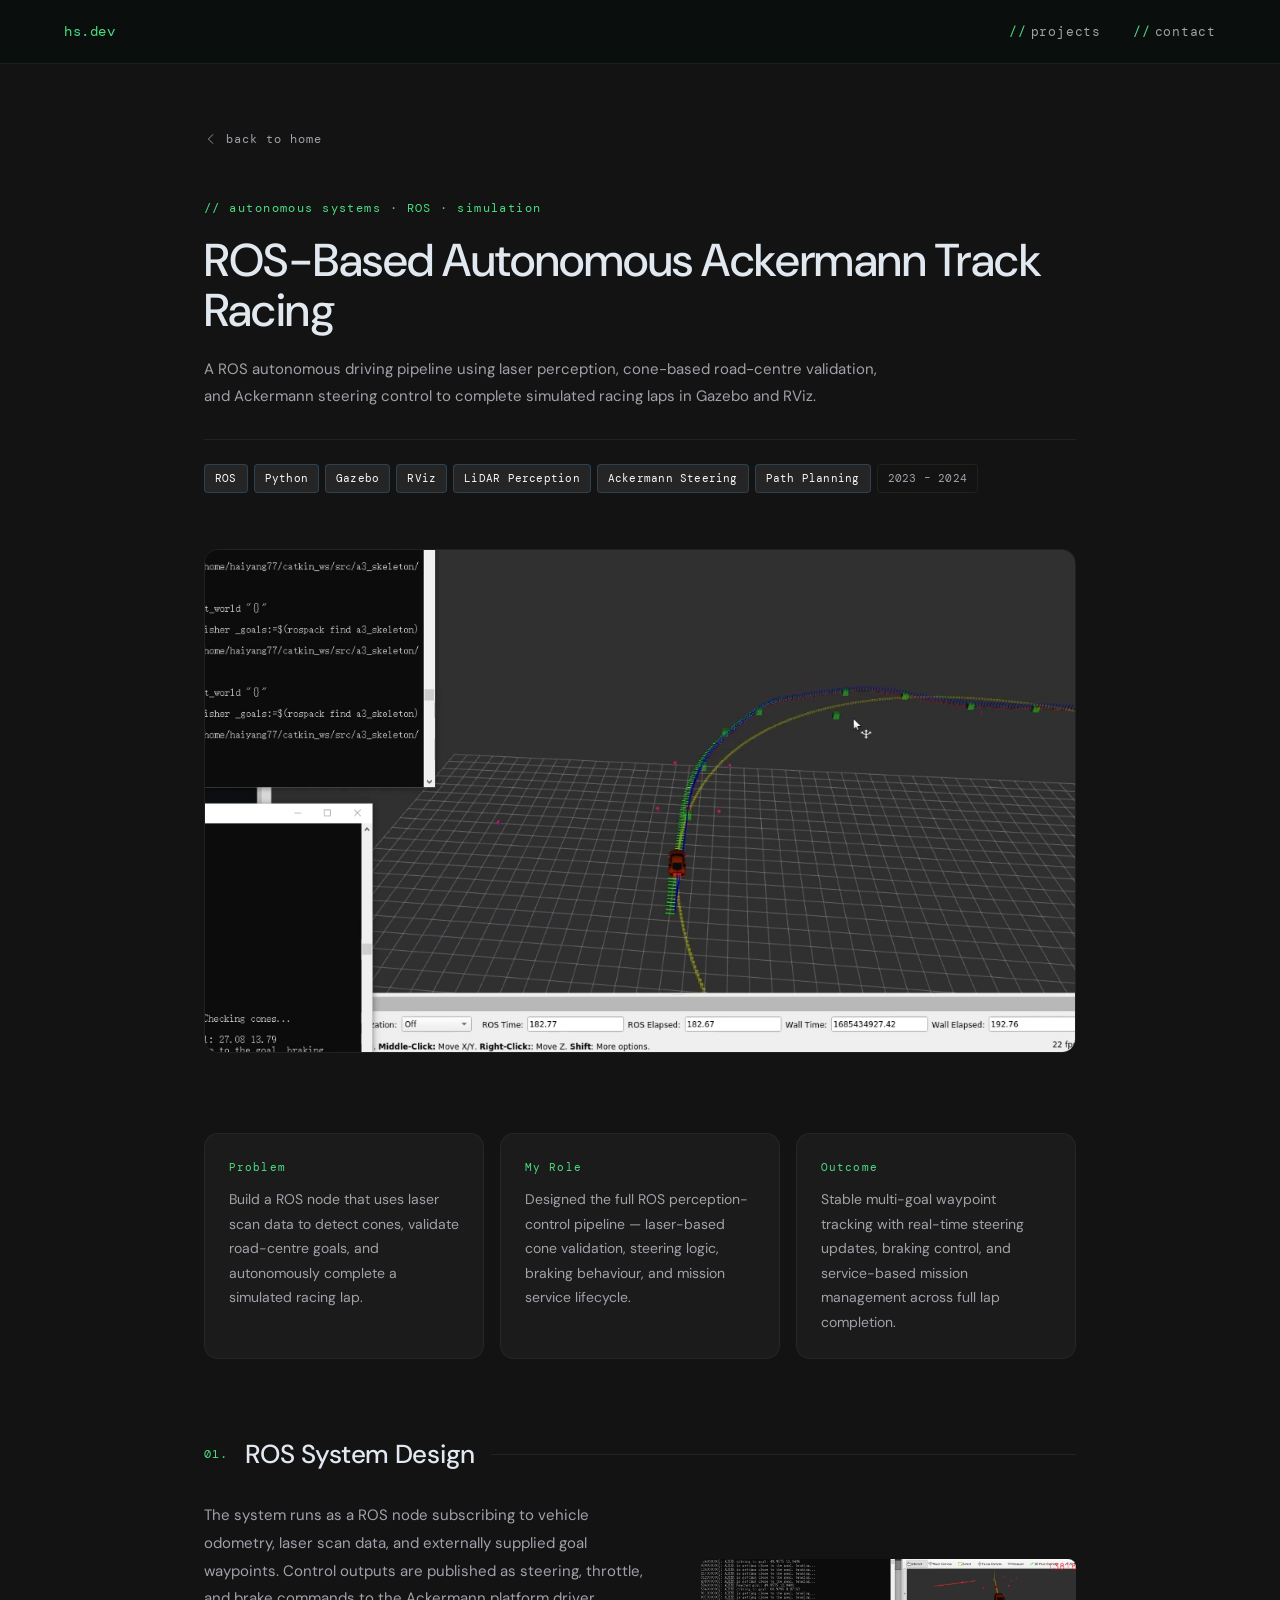
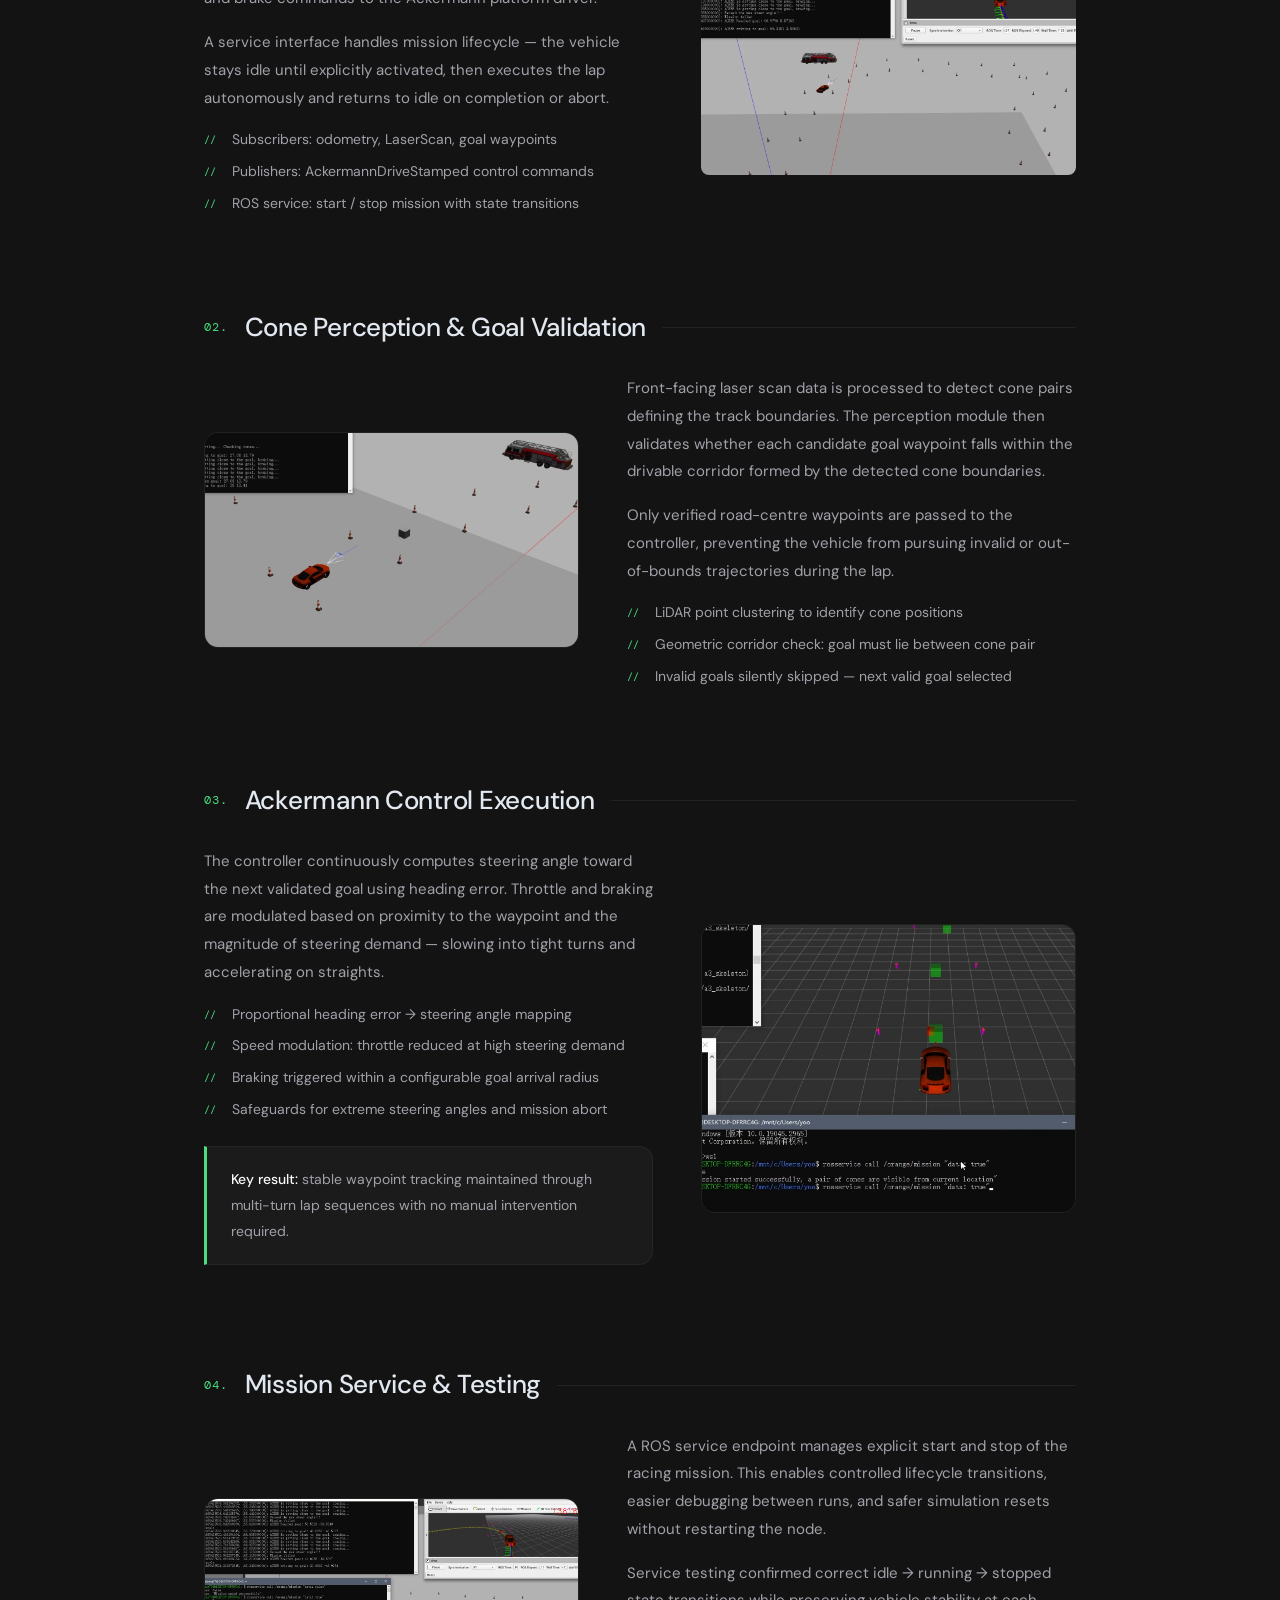
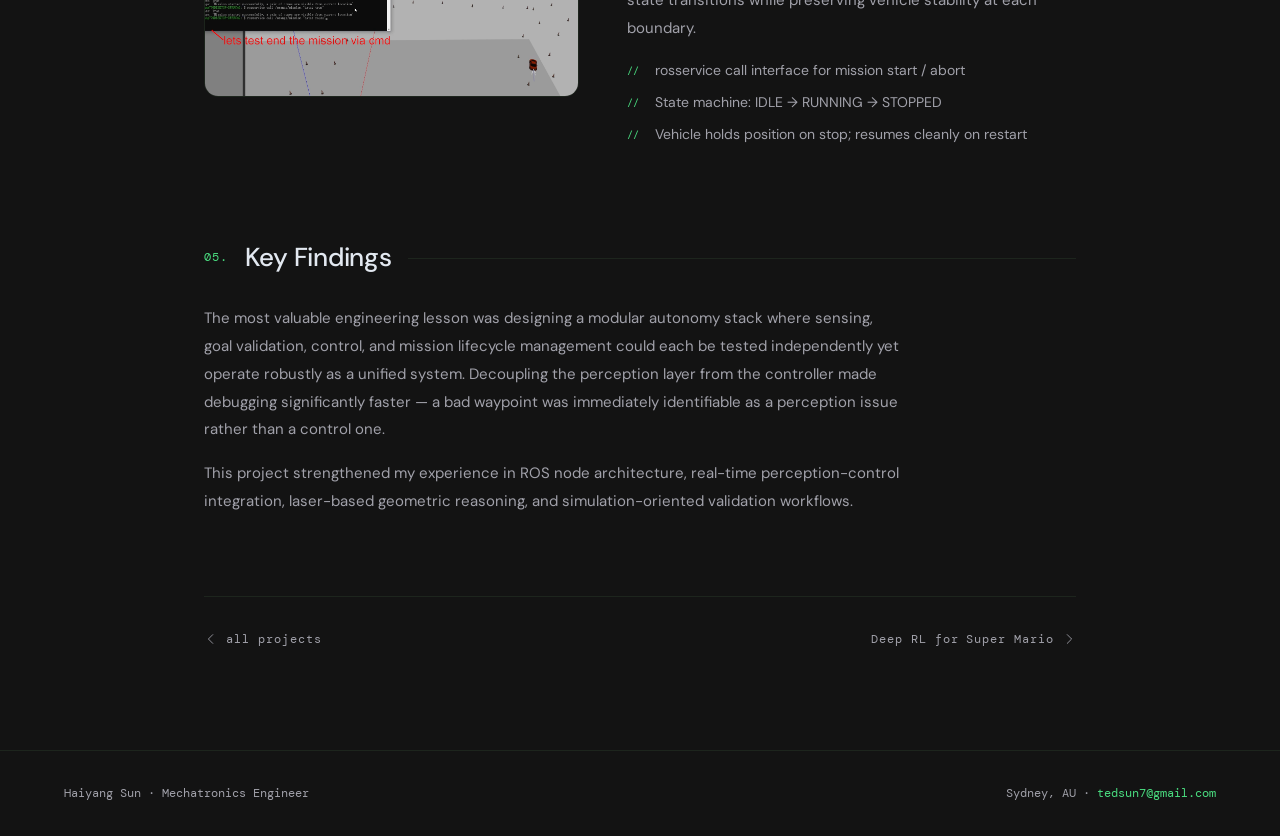
<file: projects/auto_veh_sim.html>
<!DOCTYPE html>
<html lang="en">
<head>
  <meta charset="UTF-8" />
  <meta name="viewport" content="width=device-width, initial-scale=1.0" />
  <title>ROS-Based Autonomous Ackermann Track Racing — Haiyang Sun</title>
  <link rel="icon" href="data:image/svg+xml,<svg xmlns='http://www.w3.org/2000/svg' viewBox='0 0 100 100'><rect width='100' height='100' rx='16' fill='%230f2027'/><text y='.9em' font-size='62' x='12' font-family='Georgia,serif' fill='%234ade80'>H</text></svg>">
  <link rel="stylesheet" href="project.css" />
</head>
<body>

<nav>
  <a href="../index.html" class="nav-logo">hs.dev</a>
  <ul class="nav-links">
    <li><a href="../index.html#projects"><span>//</span>projects</a></li>
    <li><a href="../index.html#contact"><span>//</span>contact</a></li>
  </ul>
</nav>

<main class="project-page">

  <a href="../index.html" class="back-link">
    <svg viewBox="0 0 16 16"><path d="M10 3L5 8l5 5" stroke-linecap="round" stroke-linejoin="round"/></svg>
    back to home
  </a>

  <header class="reveal">
    <div class="project-eyebrow">// autonomous systems · ROS · simulation</div>
    <div class="project-header">
      <h1>ROS-Based Autonomous Ackermann Track Racing</h1>
      <p class="project-subtitle">
        A ROS autonomous driving pipeline using laser perception, cone-based road-centre validation,
        and Ackermann steering control to complete simulated racing laps in Gazebo and RViz.
      </p>
    </div>
    <div class="project-meta">
      <span class="meta-tag">ROS</span>
      <span class="meta-tag">Python</span>
      <span class="meta-tag">Gazebo</span>
      <span class="meta-tag">RViz</span>
      <span class="meta-tag">LiDAR Perception</span>
      <span class="meta-tag">Ackermann Steering</span>
      <span class="meta-tag">Path Planning</span>
      <span class="meta-tag date">2023 – 2024</span>
    </div>
  </header>

  <img src="../images/auto_veh_sim/hero.jpg" alt="Ackermann track racing simulation" class="hero-project-image reveal" />

  <div class="overview-grid">
    <div class="overview-card reveal">
      <h3>Problem</h3>
      <p>Build a ROS node that uses laser scan data to detect cones, validate road-centre goals, and autonomously complete a simulated racing lap.</p>
    </div>
    <div class="overview-card reveal">
      <h3>My Role</h3>
      <p>Designed the full ROS perception-control pipeline — laser-based cone validation, steering logic, braking behaviour, and mission service lifecycle.</p>
    </div>
    <div class="overview-card reveal">
      <h3>Outcome</h3>
      <p>Stable multi-goal waypoint tracking with real-time steering updates, braking control, and service-based mission management across full lap completion.</p>
    </div>
  </div>

  <section class="project-section reveal">
    <div class="project-section-header">
      <span class="section-num">01.</span>
      <h2>ROS System Design</h2>
      <div class="section-line"></div>
    </div>
    <div class="two-column">
      <div>
        <p>
          The system runs as a ROS node subscribing to vehicle odometry, laser scan data, and
          externally supplied goal waypoints. Control outputs are published as steering, throttle,
          and brake commands to the Ackermann platform driver.
        </p>
        <p>
          A service interface handles mission lifecycle — the vehicle stays idle until explicitly
          activated, then executes the lap autonomously and returns to idle on completion or abort.
        </p>
        <ul class="project-list">
          <li>Subscribers: odometry, LaserScan, goal waypoints</li>
          <li>Publishers: AckermannDriveStamped control commands</li>
          <li>ROS service: start / stop mission with state transitions</li>
        </ul>
      </div>
      <div class="diagram-card inline">
        <img src="../images/auto_veh_sim/system.jpg" alt="ROS system architecture diagram" />
      </div>
    </div>
  </section>

  <section class="project-section reveal">
    <div class="project-section-header">
      <span class="section-num">02.</span>
      <h2>Cone Perception &amp; Goal Validation</h2>
      <div class="section-line"></div>
    </div>
    <div class="two-column flip">
      <div>
        <p>
          Front-facing laser scan data is processed to detect cone pairs defining the track
          boundaries. The perception module then validates whether each candidate goal waypoint
          falls within the drivable corridor formed by the detected cone boundaries.
        </p>
        <p>
          Only verified road-centre waypoints are passed to the controller, preventing the vehicle
          from pursuing invalid or out-of-bounds trajectories during the lap.
        </p>
        <ul class="project-list">
          <li>LiDAR point clustering to identify cone positions</li>
          <li>Geometric corridor check: goal must lie between cone pair</li>
          <li>Invalid goals silently skipped — next valid goal selected</li>
        </ul>
      </div>
      <img src="../images/auto_veh_sim/cones.jpg" alt="Cone detection and goal validation" class="side-image" />
    </div>
  </section>

  <section class="project-section reveal">
    <div class="project-section-header">
      <span class="section-num">03.</span>
      <h2>Ackermann Control Execution</h2>
      <div class="section-line"></div>
    </div>
    <div class="two-column">
      <div>
        <p>
          The controller continuously computes steering angle toward the next validated goal
          using heading error. Throttle and braking are modulated based on proximity to the
          waypoint and the magnitude of steering demand — slowing into tight turns and
          accelerating on straights.
        </p>
        <ul class="project-list">
          <li>Proportional heading error → steering angle mapping</li>
          <li>Speed modulation: throttle reduced at high steering demand</li>
          <li>Braking triggered within a configurable goal arrival radius</li>
          <li>Safeguards for extreme steering angles and mission abort</li>
        </ul>
        <div class="highlight-box">
          <p><strong>Key result:</strong> stable waypoint tracking maintained through multi-turn lap sequences with no manual intervention required.</p>
        </div>
      </div>
      <img src="../images/auto_veh_sim/control.jpg" alt="Ackermann control execution" class="side-image" />
    </div>
  </section>

  <section class="project-section reveal">
    <div class="project-section-header">
      <span class="section-num">04.</span>
      <h2>Mission Service &amp; Testing</h2>
      <div class="section-line"></div>
    </div>
    <div class="two-column flip">
      <div>
        <p>
          A ROS service endpoint manages explicit start and stop of the racing mission.
          This enables controlled lifecycle transitions, easier debugging between runs,
          and safer simulation resets without restarting the node.
        </p>
        <p>
          Service testing confirmed correct idle → running → stopped state transitions
          while preserving vehicle stability at each boundary.
        </p>
        <ul class="project-list">
          <li>rosservice call interface for mission start / abort</li>
          <li>State machine: IDLE → RUNNING → STOPPED</li>
          <li>Vehicle holds position on stop; resumes cleanly on restart</li>
        </ul>
      </div>
      <img src="../images/auto_veh_sim/service.jpg" alt="ROS service mission control" class="side-image" />
    </div>
  </section>

  <section class="project-section reveal">
    <div class="project-section-header">
      <span class="section-num">05.</span>
      <h2>Key Findings</h2>
      <div class="section-line"></div>
    </div>
    <p>
      The most valuable engineering lesson was designing a modular autonomy stack where sensing,
      goal validation, control, and mission lifecycle management could each be tested independently
      yet operate robustly as a unified system. Decoupling the perception layer from the controller
      made debugging significantly faster — a bad waypoint was immediately identifiable as a
      perception issue rather than a control one.
    </p>
    <p>
      This project strengthened my experience in ROS node architecture, real-time
      perception-control integration, laser-based geometric reasoning, and
      simulation-oriented validation workflows.
    </p>
  </section>

  <div class="project-footer">
    <a href="../index.html" class="back-proj">
      <svg viewBox="0 0 16 16"><path d="M10 3L5 8l5 5" stroke-linecap="round" stroke-linejoin="round"/></svg>
      all projects
    </a>
    <a href="mario.html" class="next-proj">
      Deep RL for Super Mario
      <svg viewBox="0 0 16 16"><path d="M6 3l5 5-5 5" stroke-linecap="round" stroke-linejoin="round"/></svg>
    </a>
  </div>

</main>

<footer class="page-footer">
  <span>Haiyang Sun · Mechatronics Engineer</span>
  <span>Sydney, AU · <a href="mailto:tedsun7@gmail.com">tedsun7@gmail.com</a></span>
</footer>

<script>
  const els = document.querySelectorAll('.reveal');
  const io = new IntersectionObserver((entries) => {
    entries.forEach(e => {
      if (e.isIntersecting) { e.target.classList.add('visible'); io.unobserve(e.target); }
    });
  }, { threshold: 0.12 });
  els.forEach(el => io.observe(el));
</script>

</body>
</html>
</file>
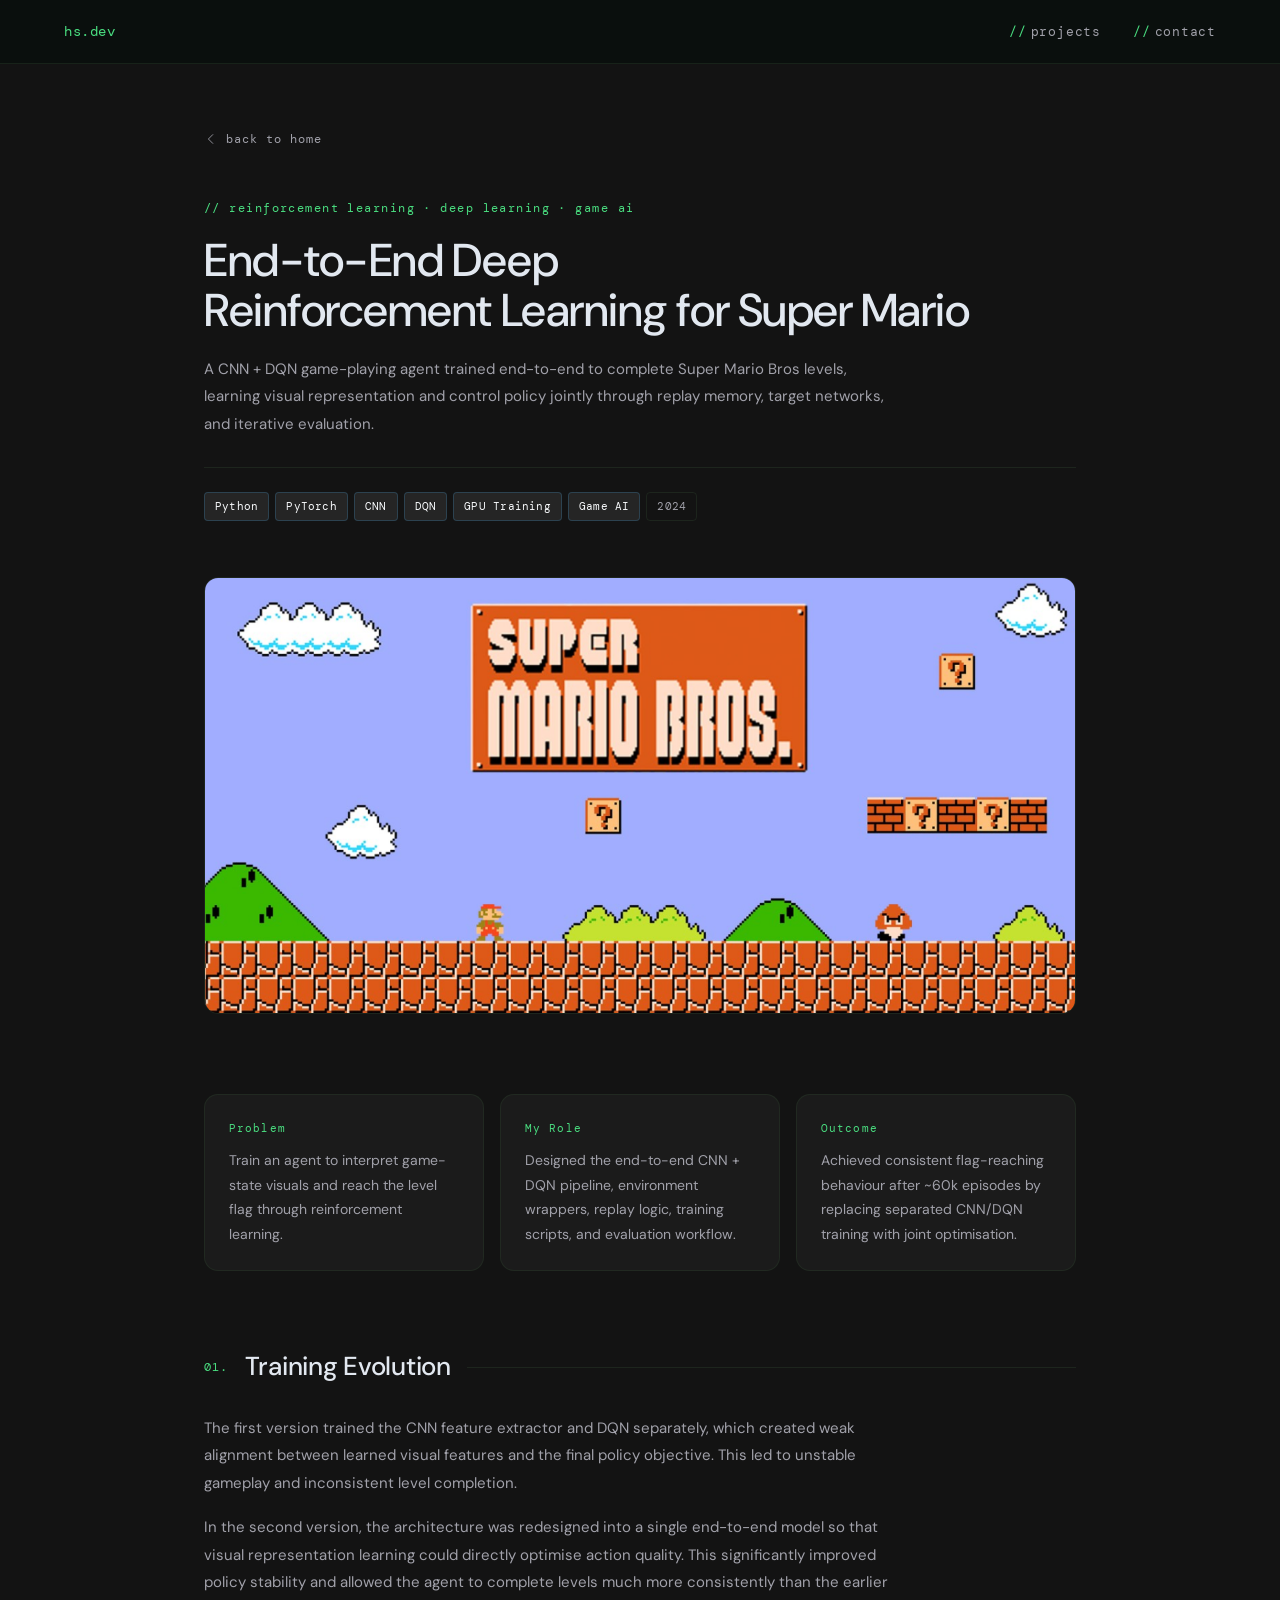
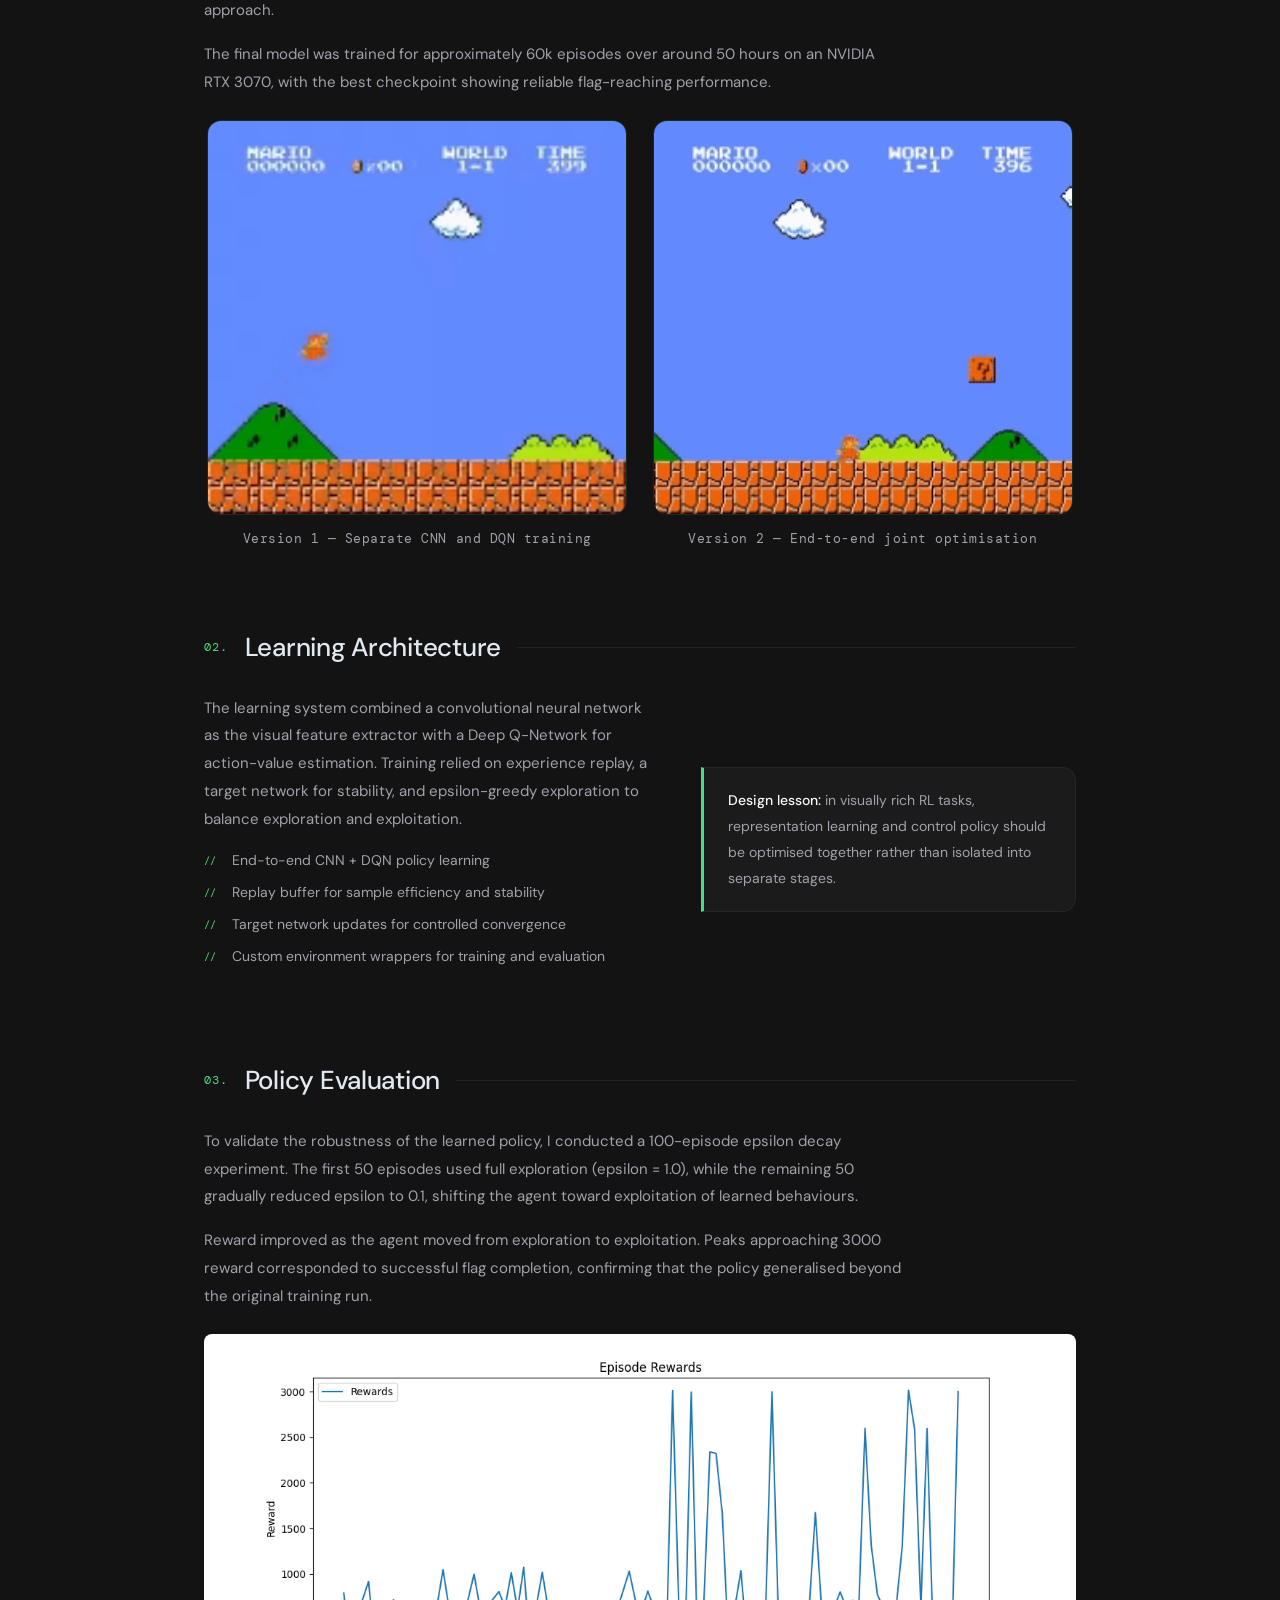
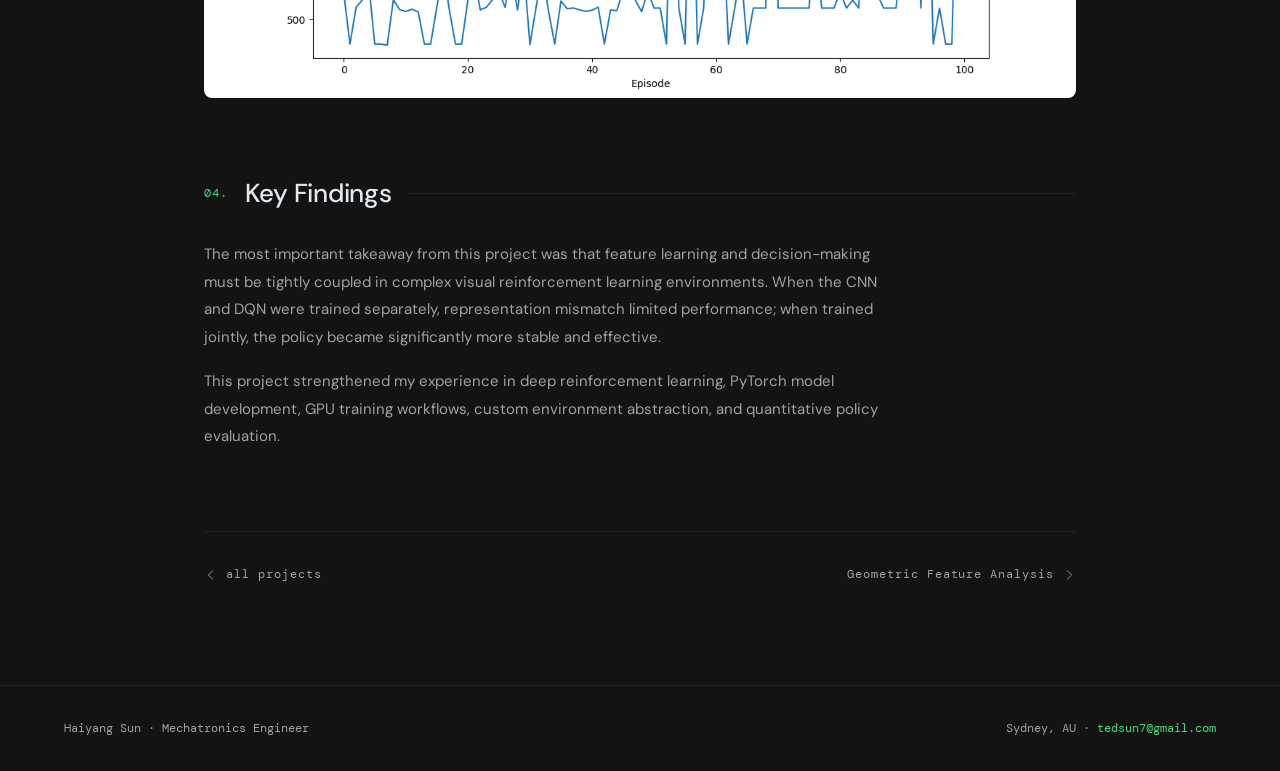
<file: projects/mario.html>
<!DOCTYPE html>
<html lang="en">
<head>
  <meta charset="UTF-8" />
  <meta name="viewport" content="width=device-width, initial-scale=1.0" />
  <title>End-to-End Deep Reinforcement Learning for Super Mario — Haiyang Sun</title>
  <link rel="icon" href="data:image/svg+xml,<svg xmlns='http://www.w3.org/2000/svg' viewBox='0 0 100 100'><rect width='100' height='100' rx='16' fill='%230f2027'/><text y='.9em' font-size='62' x='12' font-family='Georgia,serif' fill='%234ade80'>H</text></svg>">
  <link rel="stylesheet" href="project.css" />
</head>
<body>

<!-- NAV -->
<nav>
  <a href="../index.html" class="nav-logo">hs.dev</a>
  <ul class="nav-links">
    <li><a href="../index.html#projects"><span>//</span>projects</a></li>
    <li><a href="../index.html#contact"><span>//</span>contact</a></li>
  </ul>
</nav>

<main class="project-page">

  <!-- BACK -->
  <a href="../index.html" class="back-link">
    <svg viewBox="0 0 16 16"><path d="M10 3L5 8l5 5" stroke-linecap="round" stroke-linejoin="round"/></svg>
    back to home
  </a>

  <!-- HEADER -->
  <header class="reveal">
    <div class="project-eyebrow">// reinforcement learning · deep learning · game ai</div>
    <div class="project-header">
      <h1>End-to-End Deep<br><em>Reinforcement Learning</em> for Super Mario</h1>
      <p class="project-subtitle">
        A CNN + DQN game-playing agent trained end-to-end to complete Super Mario Bros levels,
        learning visual representation and control policy jointly through replay memory,
        target networks, and iterative evaluation.
      </p>
    </div>
    <div class="project-meta">
      <span class="meta-tag">Python</span>
      <span class="meta-tag">PyTorch</span>
      <span class="meta-tag">CNN</span>
      <span class="meta-tag">DQN</span>
      <span class="meta-tag">GPU Training</span>
      <span class="meta-tag">Game AI</span>
      <span class="meta-tag date">2024</span>
    </div>
  </header>

  <!-- HERO IMAGE -->
  <img src="../images/mario/hero.jpg" alt="Mario RL gameplay" class="hero-project-image reveal" />

  <!-- OVERVIEW -->
  <div class="overview-grid">
    <div class="overview-card reveal">
      <h3>Problem</h3>
      <p>Train an agent to interpret game-state visuals and reach the level flag through reinforcement learning.</p>
    </div>
    <div class="overview-card reveal">
      <h3>My Role</h3>
      <p>Designed the end-to-end CNN + DQN pipeline, environment wrappers, replay logic, training scripts, and evaluation workflow.</p>
    </div>
    <div class="overview-card reveal">
      <h3>Outcome</h3>
      <p>Achieved consistent flag-reaching behaviour after ~60k episodes by replacing separated CNN/DQN training with joint optimisation.</p>
    </div>
  </div>

  <!-- TRAINING EVOLUTION -->
  <section class="project-section reveal">
    <div class="project-section-header">
      <span class="section-num">01.</span>
      <h2>Training Evolution</h2>
      <div class="section-line"></div>
    </div>
    <p>
      The first version trained the CNN feature extractor and DQN separately, which created weak
      alignment between learned visual features and the final policy objective. This led to unstable
      gameplay and inconsistent level completion.
    </p>
    <p>
      In the second version, the architecture was redesigned into a single end-to-end model so that
      visual representation learning could directly optimise action quality. This significantly improved
      policy stability and allowed the agent to complete levels much more consistently than the earlier approach.
    </p>
    <p>
      The final model was trained for approximately 60k episodes over around 50 hours on an NVIDIA RTX 3070,
      with the best checkpoint showing reliable flag-reaching performance.
    </p>

    <div class="gif-compare-grid">
      <div>
        <img src="../images/mario/ver1.gif" alt="Version 1 Mario RL" class="section-image" />
        <p class="image-caption">Version 1 — Separate CNN and DQN training</p>
      </div>
      <div>
        <img src="../images/mario/ver2.gif" alt="Version 2 Mario RL" class="section-image" />
        <p class="image-caption">Version 2 — End-to-end joint optimisation</p>
      </div>
    </div>
  </section>

  <!-- MODEL DESIGN -->
  <section class="project-section reveal">
    <div class="project-section-header">
      <span class="section-num">02.</span>
      <h2>Learning Architecture</h2>
      <div class="section-line"></div>
    </div>
    <div class="two-column">
      <div>
        <p>
          The learning system combined a convolutional neural network as the visual feature extractor
          with a Deep Q-Network for action-value estimation. Training relied on experience replay,
          a target network for stability, and epsilon-greedy exploration to balance exploration and exploitation.
        </p>
        <ul class="project-list">
          <li>End-to-end CNN + DQN policy learning</li>
          <li>Replay buffer for sample efficiency and stability</li>
          <li>Target network updates for controlled convergence</li>
          <li>Custom environment wrappers for training and evaluation</li>
        </ul>
      </div>
      <div class="highlight-box">
        <p><strong>Design lesson:</strong> in visually rich RL tasks, representation learning and control policy should be optimised together rather than isolated into separate stages.</p>
      </div>
    </div>
  </section>

  <!-- EVALUATION -->
  <section class="project-section reveal">
    <div class="project-section-header">
      <span class="section-num">03.</span>
      <h2>Policy Evaluation</h2>
      <div class="section-line"></div>
    </div>
    <p>
      To validate the robustness of the learned policy, I conducted a 100-episode epsilon decay experiment.
      The first 50 episodes used full exploration (epsilon = 1.0), while the remaining 50 gradually reduced
      epsilon to 0.1, shifting the agent toward exploitation of learned behaviours.
    </p>
    <p>
      Reward improved as the agent moved from exploration to exploitation. Peaks approaching 3000 reward
      corresponded to successful flag completion, confirming that the policy generalised beyond the original training run.
    </p>
    <div class="diagram-card">
      <img src="../images/mario/eval_metric.jpg" alt="Mario RL epsilon decay evaluation metric" />
    </div>
  </section>

  <!-- KEY FINDINGS -->
  <section class="project-section reveal">
    <div class="project-section-header">
      <span class="section-num">04.</span>
      <h2>Key Findings</h2>
      <div class="section-line"></div>
    </div>
    <p>
      The most important takeaway from this project was that feature learning and decision-making must
      be tightly coupled in complex visual reinforcement learning environments. When the CNN and DQN
      were trained separately, representation mismatch limited performance; when trained jointly, the
      policy became significantly more stable and effective.
    </p>
    <p>
      This project strengthened my experience in deep reinforcement learning, PyTorch model development,
      GPU training workflows, custom environment abstraction, and quantitative policy evaluation.
    </p>
  </section>

  <!-- FOOTER NAV -->
  <div class="project-footer">
    <a href="../index.html" class="back-proj">
      <svg viewBox="0 0 16 16"><path d="M10 3L5 8l5 5" stroke-linecap="round" stroke-linejoin="round"/></svg>
      all projects
    </a>
    <a href="airflow.html" class="next-proj">
      Geometric Feature Analysis
      <svg viewBox="0 0 16 16"><path d="M6 3l5 5-5 5" stroke-linecap="round" stroke-linejoin="round"/></svg>
    </a>
  </div>

</main>

<!-- FOOTER -->
<footer class="page-footer">
  <span>Haiyang Sun · Mechatronics Engineer</span>
  <span>Sydney, AU · <a href="mailto:tedsun7@gmail.com">tedsun7@gmail.com</a></span>
</footer>

<script>
  const els = document.querySelectorAll('.reveal');
  const io = new IntersectionObserver((entries) => {
    entries.forEach(e => {
      if (e.isIntersecting) { e.target.classList.add('visible'); io.unobserve(e.target); }
    });
  }, { threshold: 0.12 });
  els.forEach(el => io.observe(el));
</script>

</body>
</html>
</file>
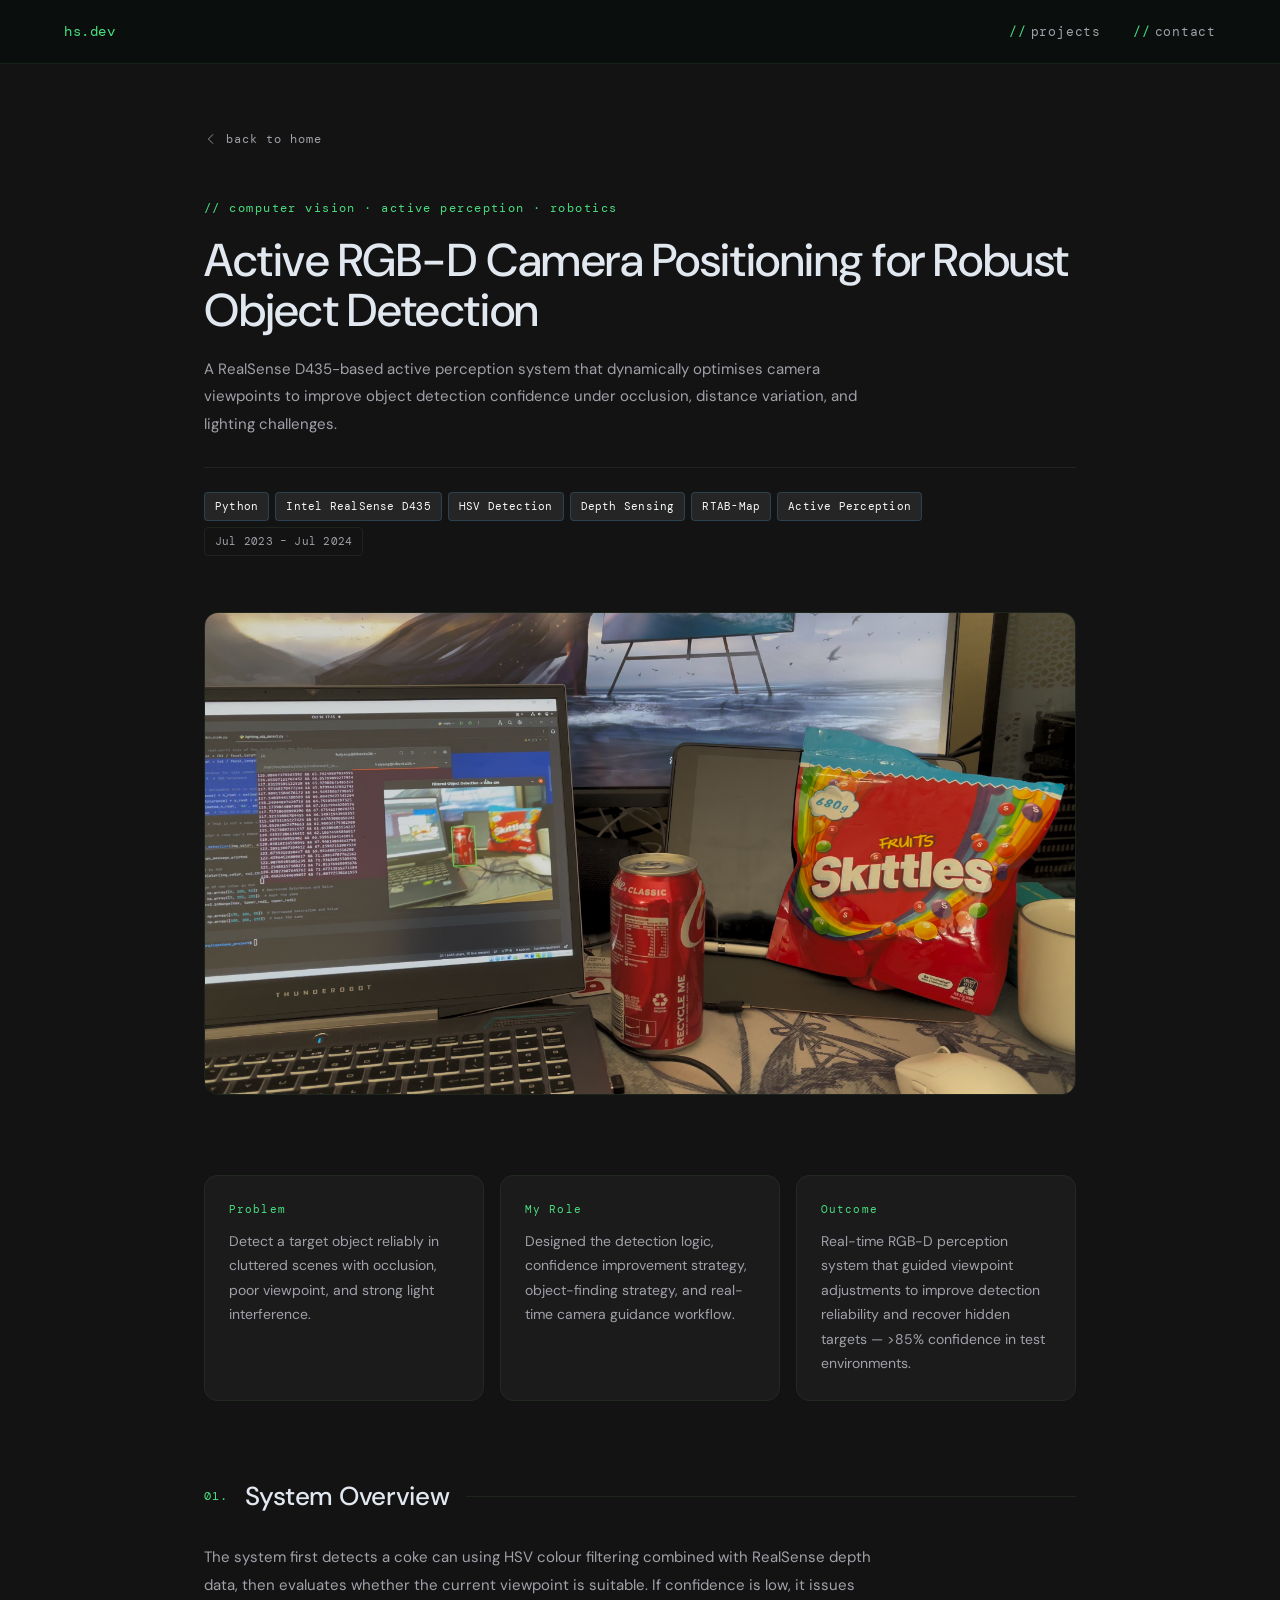
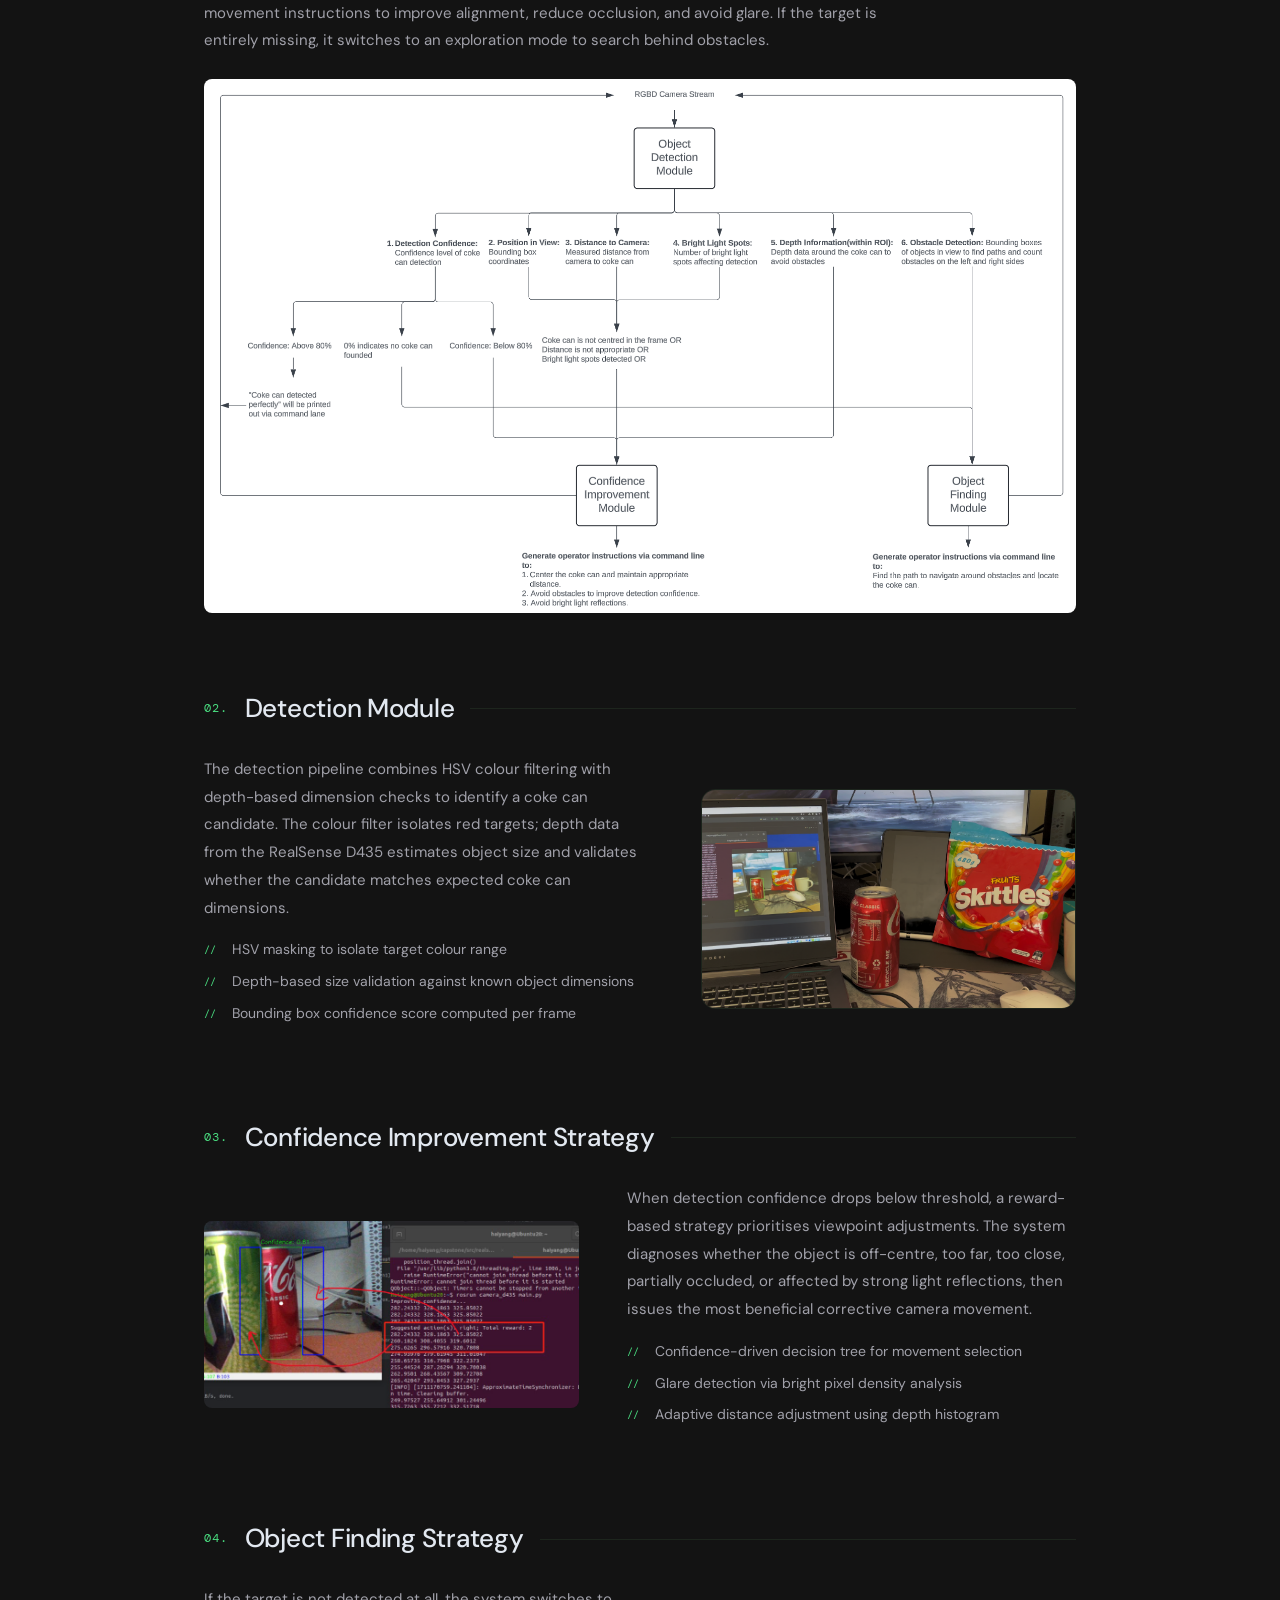
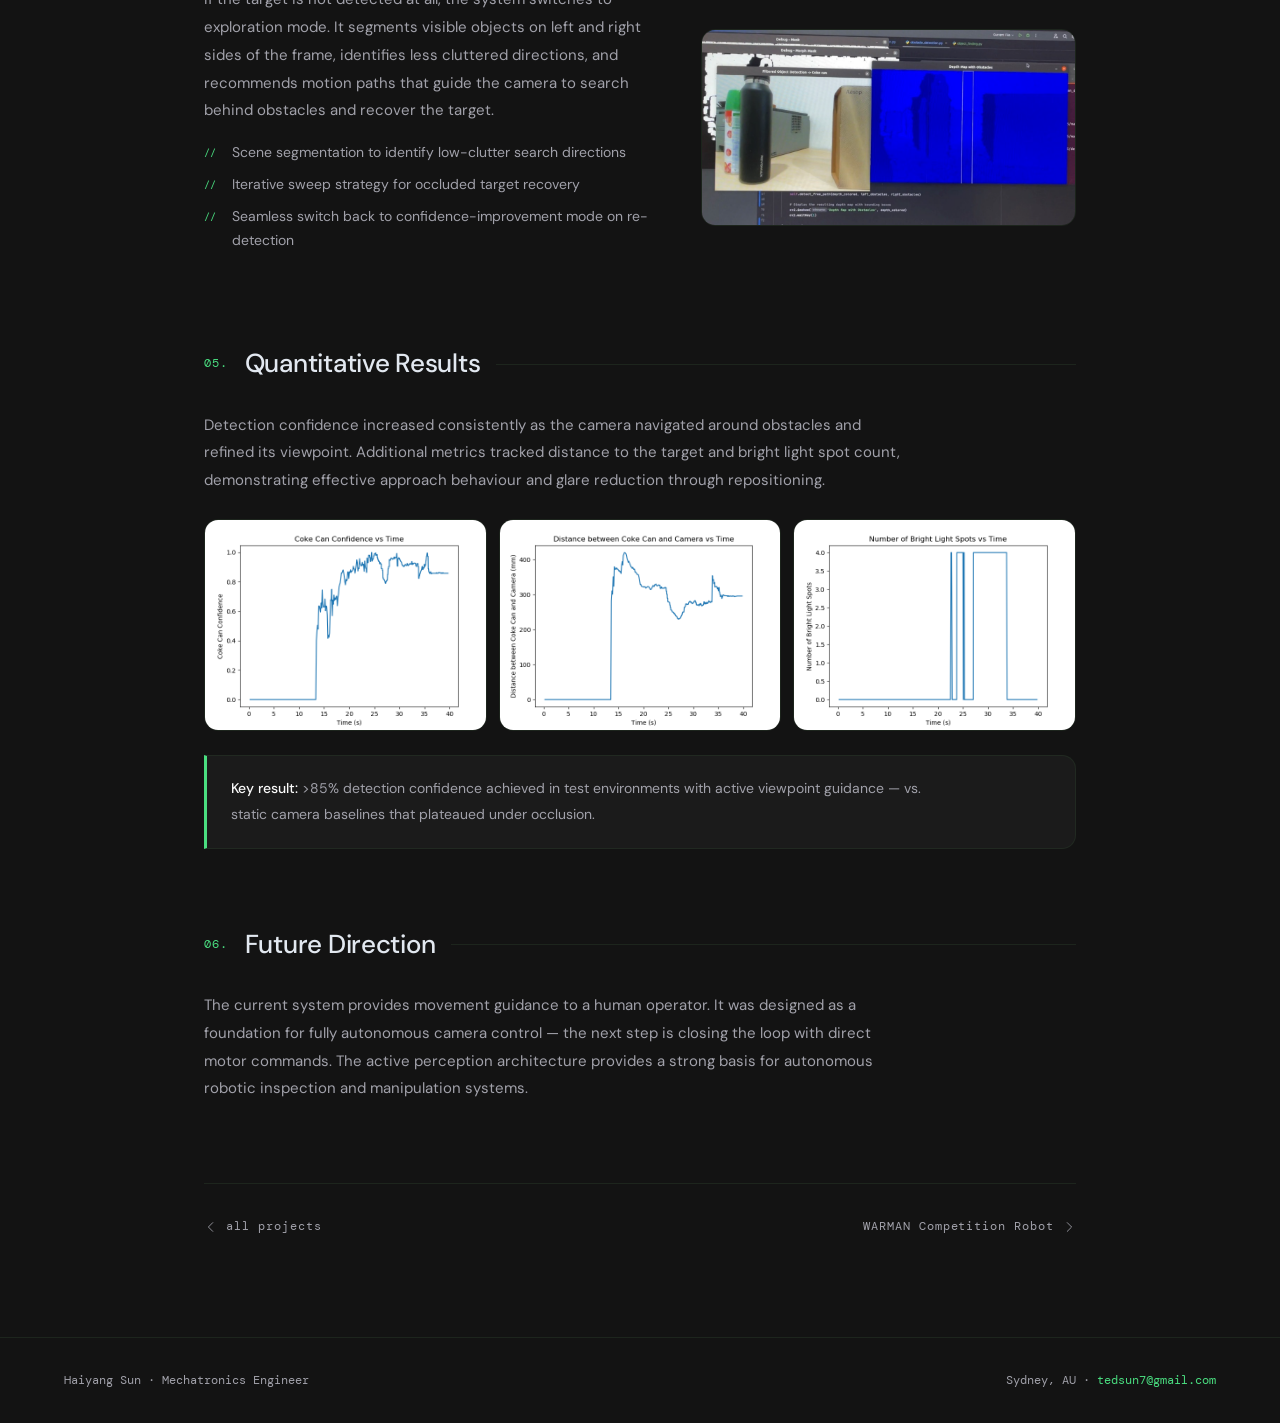
<file: projects/rgbd.html>
<!DOCTYPE html>
<html lang="en">
<head>
  <meta charset="UTF-8" />
  <meta name="viewport" content="width=device-width, initial-scale=1.0" />
  <title>Active RGB-D Camera Positioning — Haiyang Sun</title>
  <link rel="icon" href="data:image/svg+xml,<svg xmlns='http://www.w3.org/2000/svg' viewBox='0 0 100 100'><rect width='100' height='100' rx='16' fill='%230f2027'/><text y='.9em' font-size='62' x='12' font-family='Georgia,serif' fill='%234ade80'>H</text></svg>">
  <link rel="stylesheet" href="project.css" />
</head>
<body>

<nav>
  <a href="../index.html" class="nav-logo">hs.dev</a>
  <ul class="nav-links">
    <li><a href="../index.html#projects"><span>//</span>projects</a></li>
    <li><a href="../index.html#contact"><span>//</span>contact</a></li>
  </ul>
</nav>

<main class="project-page">

  <a href="../index.html" class="back-link">
    <svg viewBox="0 0 16 16"><path d="M10 3L5 8l5 5" stroke-linecap="round" stroke-linejoin="round"/></svg>
    back to home
  </a>

  <header class="reveal">
    <div class="project-eyebrow">// computer vision · active perception · robotics</div>
    <div class="project-header">
      <h1>Active RGB-D Camera Positioning for Robust Object Detection</h1>
      <p class="project-subtitle">
        A RealSense D435-based active perception system that dynamically optimises camera viewpoints
        to improve object detection confidence under occlusion, distance variation, and lighting challenges.
      </p>
    </div>
    <div class="project-meta">
      <span class="meta-tag">Python</span>
      <span class="meta-tag">Intel RealSense D435</span>
      <span class="meta-tag">HSV Detection</span>
      <span class="meta-tag">Depth Sensing</span>
      <span class="meta-tag">RTAB-Map</span>
      <span class="meta-tag">Active Perception</span>
      <span class="meta-tag date">Jul 2023 – Jul 2024</span>
    </div>
  </header>

  <img src="../images/rgbd/hero.jpg" alt="RGB-D active perception system" class="hero-project-image reveal" />

  <div class="overview-grid">
    <div class="overview-card reveal">
      <h3>Problem</h3>
      <p>Detect a target object reliably in cluttered scenes with occlusion, poor viewpoint, and strong light interference.</p>
    </div>
    <div class="overview-card reveal">
      <h3>My Role</h3>
      <p>Designed the detection logic, confidence improvement strategy, object-finding strategy, and real-time camera guidance workflow.</p>
    </div>
    <div class="overview-card reveal">
      <h3>Outcome</h3>
      <p>Real-time RGB-D perception system that guided viewpoint adjustments to improve detection reliability and recover hidden targets — &gt;85% confidence in test environments.</p>
    </div>
  </div>

  <section class="project-section reveal">
    <div class="project-section-header">
      <span class="section-num">01.</span>
      <h2>System Overview</h2>
      <div class="section-line"></div>
    </div>
    <p>
      The system first detects a coke can using HSV colour filtering combined with RealSense depth data,
      then evaluates whether the current viewpoint is suitable. If confidence is low, it issues movement
      instructions to improve alignment, reduce occlusion, and avoid glare. If the target is entirely
      missing, it switches to an exploration mode to search behind obstacles.
    </p>
    <div class="diagram-card">
      <img src="../images/rgbd/workflow.jpg" alt="RGB-D system workflow diagram" />
    </div>
  </section>

  <section class="project-section reveal">
    <div class="project-section-header">
      <span class="section-num">02.</span>
      <h2>Detection Module</h2>
      <div class="section-line"></div>
    </div>
    <div class="two-column">
      <div>
        <p>
          The detection pipeline combines HSV colour filtering with depth-based dimension checks to
          identify a coke can candidate. The colour filter isolates red targets; depth data from the
          RealSense D435 estimates object size and validates whether the candidate matches expected
          coke can dimensions.
        </p>
        <ul class="project-list">
          <li>HSV masking to isolate target colour range</li>
          <li>Depth-based size validation against known object dimensions</li>
          <li>Bounding box confidence score computed per frame</li>
        </ul>
      </div>
      <img src="../images/rgbd/detection.jpg" alt="HSV and depth-based detection" class="side-image" />
    </div>
  </section>

  <section class="project-section reveal">
    <div class="project-section-header">
      <span class="section-num">03.</span>
      <h2>Confidence Improvement Strategy</h2>
      <div class="section-line"></div>
    </div>
    <div class="two-column flip">
      <div>
        <p>
          When detection confidence drops below threshold, a reward-based strategy prioritises
          viewpoint adjustments. The system diagnoses whether the object is off-centre, too far,
          too close, partially occluded, or affected by strong light reflections, then issues
          the most beneficial corrective camera movement.
        </p>
        <ul class="project-list">
          <li>Confidence-driven decision tree for movement selection</li>
          <li>Glare detection via bright pixel density analysis</li>
          <li>Adaptive distance adjustment using depth histogram</li>
        </ul>
      </div>
      <div class="diagram-card inline tall">
        <img src="../images/rgbd/confidence.jpg" alt="Confidence improvement strategy diagram" />
      </div>
    </div>
  </section>

  <section class="project-section reveal">
    <div class="project-section-header">
      <span class="section-num">04.</span>
      <h2>Object Finding Strategy</h2>
      <div class="section-line"></div>
    </div>
    <div class="two-column">
      <div>
        <p>
          If the target is not detected at all, the system switches to exploration mode. It segments
          visible objects on left and right sides of the frame, identifies less cluttered directions,
          and recommends motion paths that guide the camera to search behind obstacles and recover
          the target.
        </p>
        <ul class="project-list">
          <li>Scene segmentation to identify low-clutter search directions</li>
          <li>Iterative sweep strategy for occluded target recovery</li>
          <li>Seamless switch back to confidence-improvement mode on re-detection</li>
        </ul>
      </div>
      <img src="../images/rgbd/finding.jpg" alt="Object finding strategy" class="side-image" />
    </div>
  </section>

  <section class="project-section reveal">
    <div class="project-section-header">
      <span class="section-num">05.</span>
      <h2>Quantitative Results</h2>
      <div class="section-line"></div>
    </div>
    <p>
      Detection confidence increased consistently as the camera navigated around obstacles and
      refined its viewpoint. Additional metrics tracked distance to the target and bright light
      spot count, demonstrating effective approach behaviour and glare reduction through repositioning.
    </p>
    <div class="result-grid">
      <img src="../images/rgbd/confidence-graph.jpg" alt="Confidence vs time" />
      <img src="../images/rgbd/distance-graph.jpg" alt="Distance vs time" />
      <img src="../images/rgbd/light-graph.jpg" alt="Bright light spots vs time" />
    </div>
    <div class="highlight-box" style="margin-top:24px;">
      <p><strong>Key result:</strong> &gt;85% detection confidence achieved in test environments with active viewpoint guidance — vs. static camera baselines that plateaued under occlusion.</p>
    </div>
  </section>

  <section class="project-section reveal">
    <div class="project-section-header">
      <span class="section-num">06.</span>
      <h2>Future Direction</h2>
      <div class="section-line"></div>
    </div>
    <p>
      The current system provides movement guidance to a human operator. It was designed as a
      foundation for fully autonomous camera control — the next step is closing the loop with
      direct motor commands. The active perception architecture provides a strong basis for
      autonomous robotic inspection and manipulation systems.
    </p>
  </section>

  <div class="project-footer">
    <a href="../index.html" class="back-proj">
      <svg viewBox="0 0 16 16"><path d="M10 3L5 8l5 5" stroke-linecap="round" stroke-linejoin="round"/></svg>
      all projects
    </a>
    <a href="warman.html" class="next-proj">
      WARMAN Competition Robot
      <svg viewBox="0 0 16 16"><path d="M6 3l5 5-5 5" stroke-linecap="round" stroke-linejoin="round"/></svg>
    </a>
  </div>

</main>

<footer class="page-footer">
  <span>Haiyang Sun · Mechatronics Engineer</span>
  <span>Sydney, AU · <a href="mailto:tedsun7@gmail.com">tedsun7@gmail.com</a></span>
</footer>

<script>
  const els = document.querySelectorAll('.reveal');
  const io = new IntersectionObserver((entries) => {
    entries.forEach(e => {
      if (e.isIntersecting) { e.target.classList.add('visible'); io.unobserve(e.target); }
    });
  }, { threshold: 0.12 });
  els.forEach(el => io.observe(el));
</script>

</body>
</html>
</file>
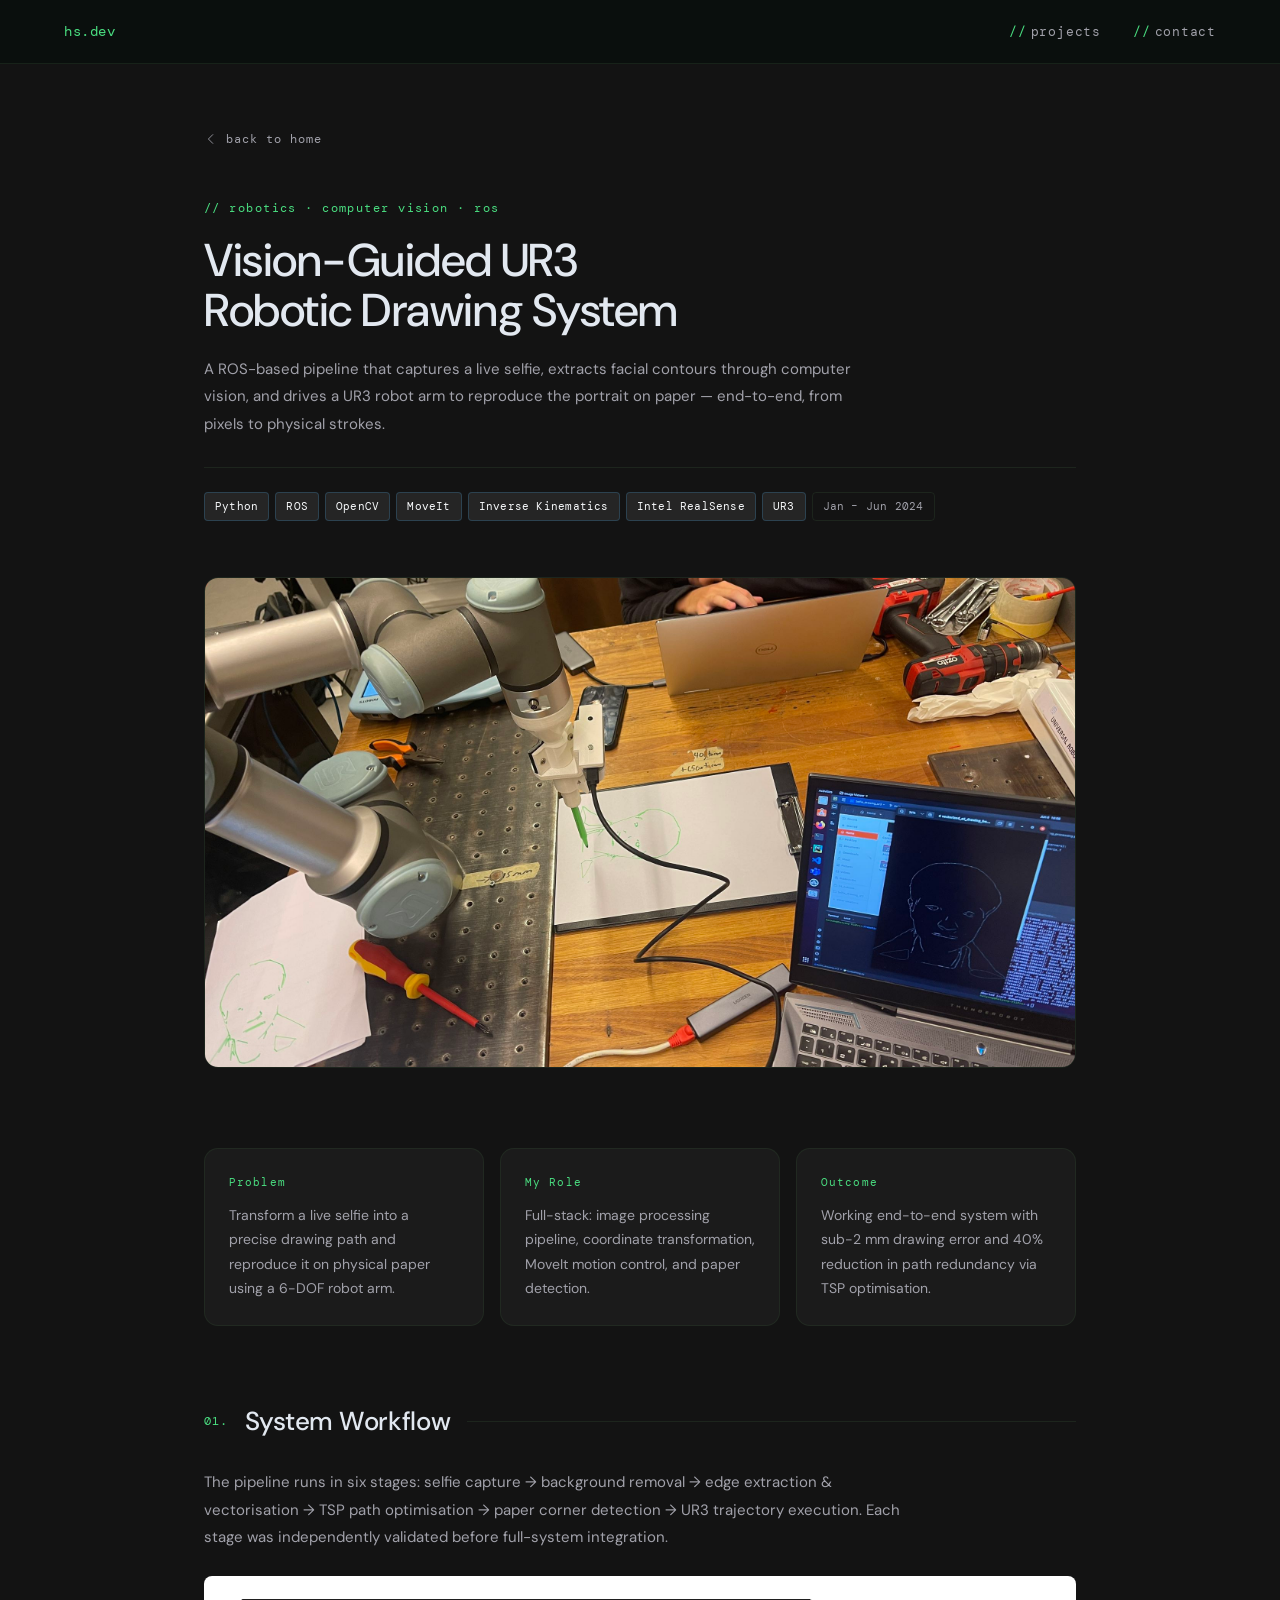
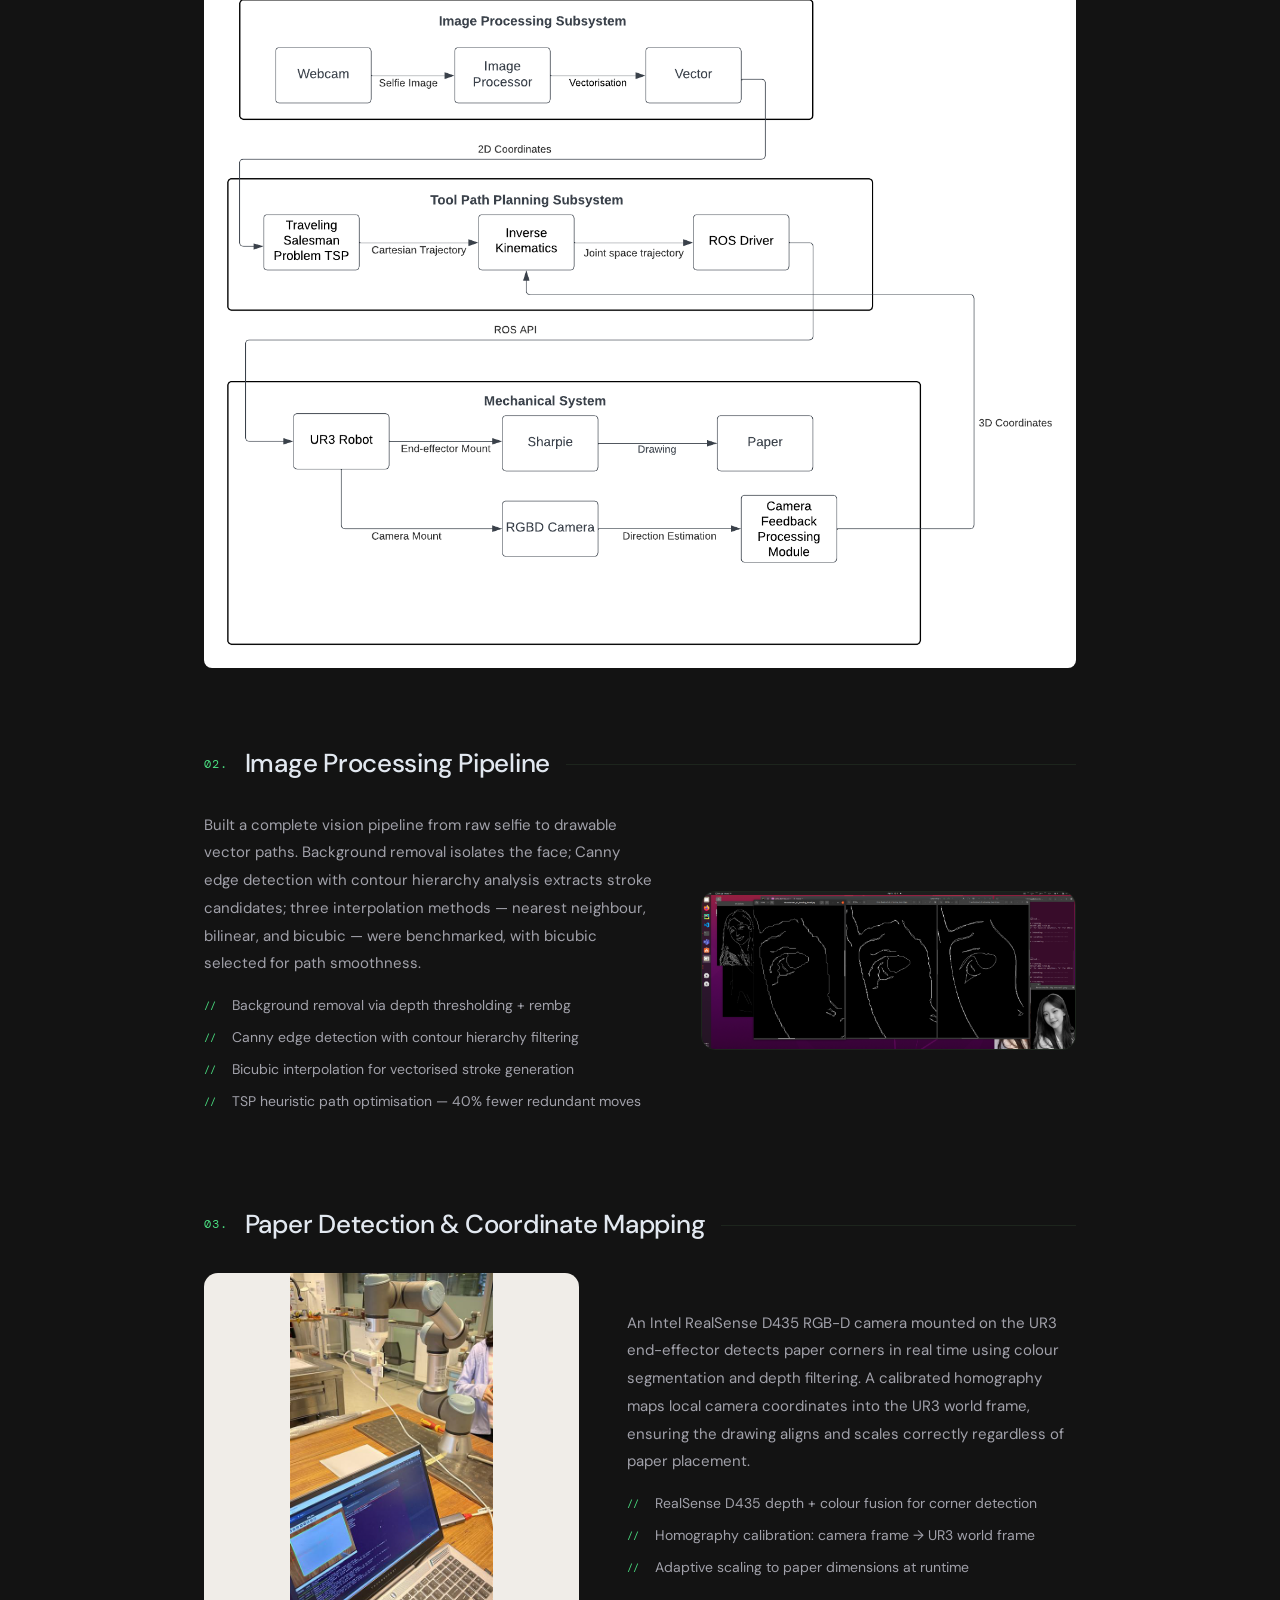
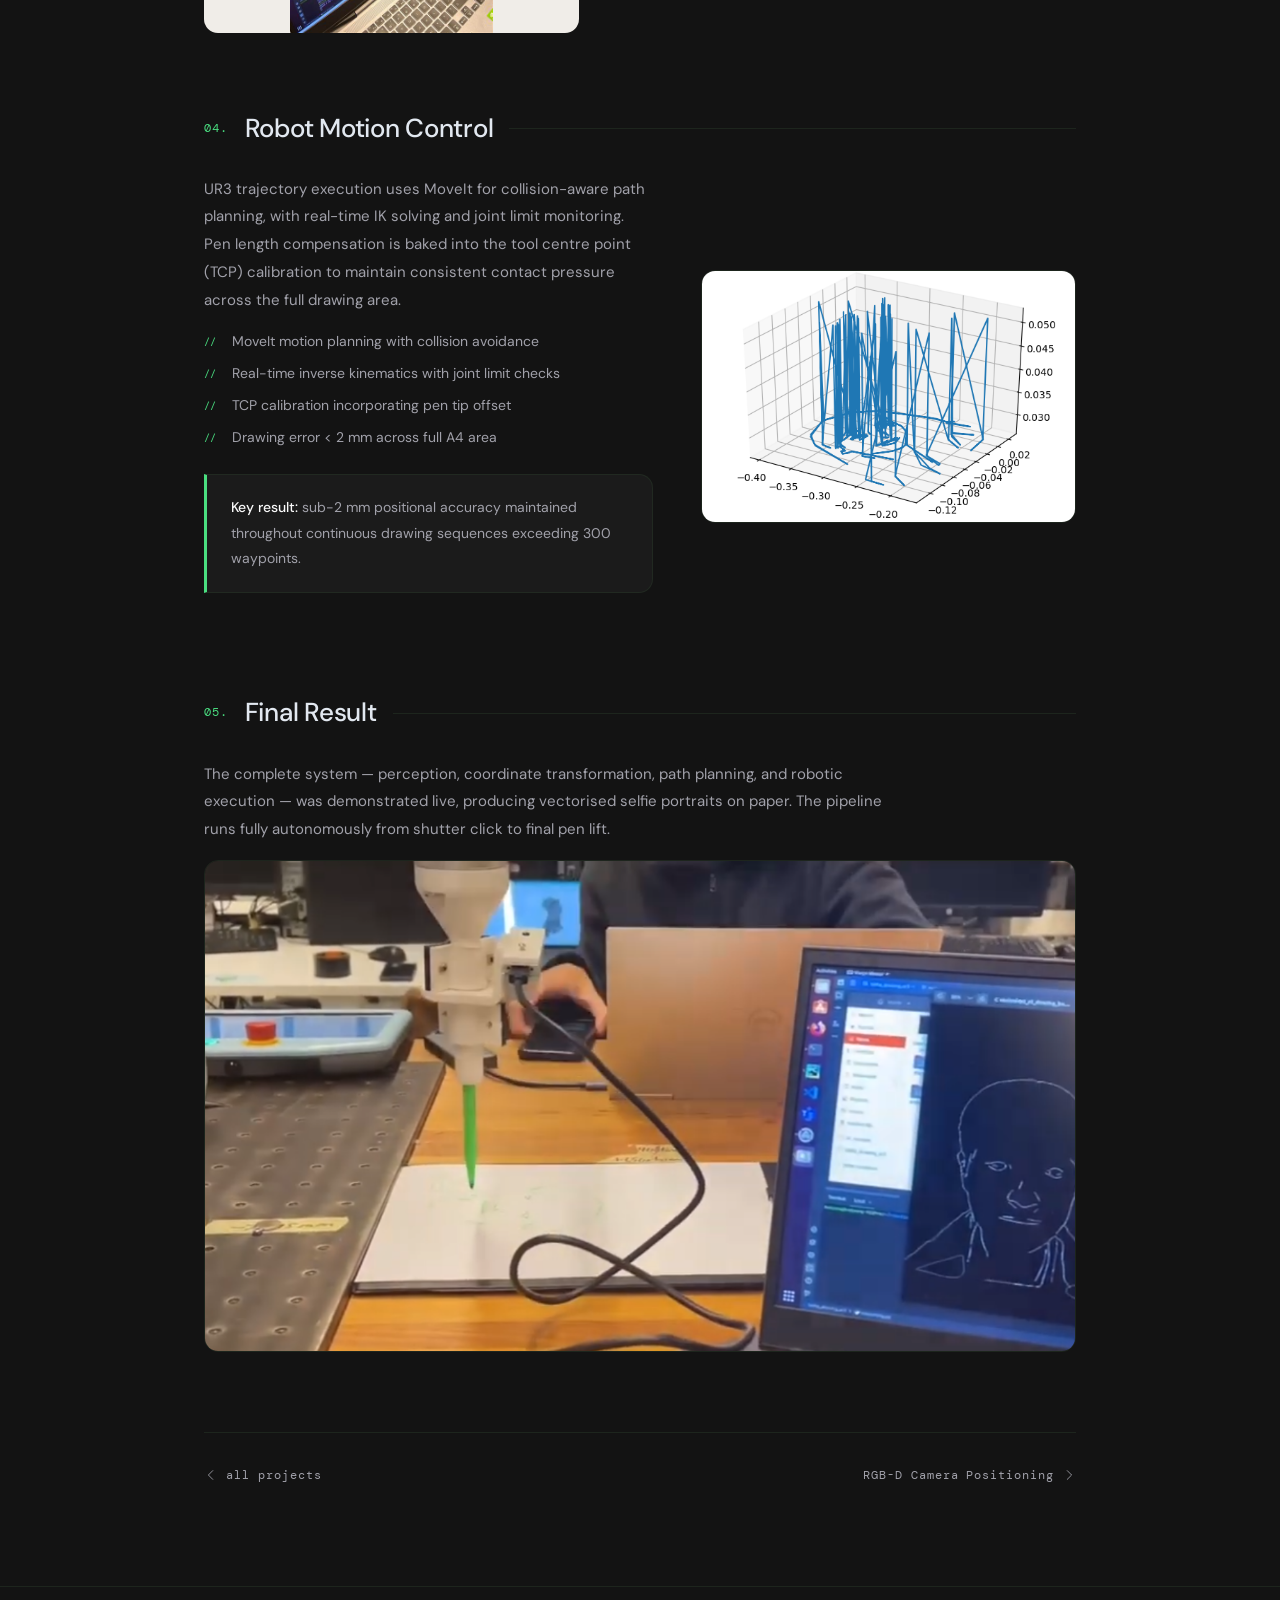
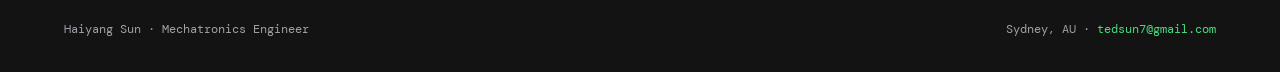
<file: projects/ur3.html>
<!DOCTYPE html>
<html lang="en">
<head>
  <meta charset="UTF-8" />
  <meta name="viewport" content="width=device-width, initial-scale=1.0" />
  <title>Vision-Guided UR3 Robotic Drawing System — Haiyang Sun</title>
  <link rel="icon" href="data:image/svg+xml,<svg xmlns='http://www.w3.org/2000/svg' viewBox='0 0 100 100'><rect width='100' height='100' rx='16' fill='%230f2027'/><text y='.9em' font-size='62' x='12' font-family='Georgia,serif' fill='%234ade80'>H</text></svg>">
  <link rel="stylesheet" href="project.css" />
</head>
<body>

<!-- NAV -->
<nav>
  <a href="../index.html" class="nav-logo">hs.dev</a>
  <ul class="nav-links">
    <li><a href="../index.html#projects"><span>//</span>projects</a></li>
    <li><a href="../index.html#contact"><span>//</span>contact</a></li>
  </ul>
</nav>

<main class="project-page">

  <!-- BACK -->
  <a href="../index.html" class="back-link">
    <svg viewBox="0 0 16 16"><path d="M10 3L5 8l5 5" stroke-linecap="round" stroke-linejoin="round"/></svg>
    back to home
  </a>

  <!-- HEADER -->
  <header class="reveal">
    <div class="project-eyebrow">// robotics · computer vision · ros</div>
    <div class="project-header">
      <h1>Vision-Guided UR3<br><em>Robotic Drawing</em> System</h1>
      <p class="project-subtitle">
        A ROS-based pipeline that captures a live selfie, extracts facial contours through
        computer vision, and drives a UR3 robot arm to reproduce the portrait on paper —
        end-to-end, from pixels to physical strokes.
      </p>
    </div>
    <div class="project-meta">
      <span class="meta-tag">Python</span>
      <span class="meta-tag">ROS</span>
      <span class="meta-tag">OpenCV</span>
      <span class="meta-tag">MoveIt</span>
      <span class="meta-tag">Inverse Kinematics</span>
      <span class="meta-tag">Intel RealSense</span>
      <span class="meta-tag">UR3</span>
      <span class="meta-tag date">Jan – Jun 2024</span>
    </div>
  </header>

  <!-- HERO IMAGE -->
  <img src="../images/ur3/hero.jpg" alt="UR3 robotic drawing system setup" class="hero-project-image reveal" />

  <!-- OVERVIEW -->
  <div class="overview-grid">
    <div class="overview-card reveal">
      <h3>Problem</h3>
      <p>Transform a live selfie into a precise drawing path and reproduce it on physical paper using a 6-DOF robot arm.</p>
    </div>
    <div class="overview-card reveal">
      <h3>My Role</h3>
      <p>Full-stack: image processing pipeline, coordinate transformation, MoveIt motion control, and paper detection.</p>
    </div>
    <div class="overview-card reveal">
      <h3>Outcome</h3>
      <p>Working end-to-end system with sub-2 mm drawing error and 40% reduction in path redundancy via TSP optimisation.</p>
    </div>
  </div>

  <!-- SYSTEM WORKFLOW -->
  <section class="project-section reveal">
    <div class="project-section-header">
      <span class="section-num">01.</span>
      <h2>System Workflow</h2>
      <div class="section-line"></div>
    </div>
    <p>
      The pipeline runs in six stages: selfie capture → background removal → edge extraction &amp;
      vectorisation → TSP path optimisation → paper corner detection → UR3 trajectory execution.
      Each stage was independently validated before full-system integration.
    </p>
    <!-- White-bg workflow diagram — rendered in off-white card -->
    <div class="diagram-card">
      <img src="../images/ur3/workflow.jpg" alt="UR3 system workflow diagram" />
    </div>
  </section>

  <!-- IMAGE PROCESSING -->
  <section class="project-section reveal">
    <div class="project-section-header">
      <span class="section-num">02.</span>
      <h2>Image Processing Pipeline</h2>
      <div class="section-line"></div>
    </div>
    <div class="two-column">
      <div>
        <p>
          Built a complete vision pipeline from raw selfie to drawable vector paths.
          Background removal isolates the face; Canny edge detection with contour hierarchy
          analysis extracts stroke candidates; three interpolation methods — nearest neighbour,
          bilinear, and bicubic — were benchmarked, with bicubic selected for path smoothness.
        </p>
        <ul class="project-list">
          <li>Background removal via depth thresholding + rembg</li>
          <li>Canny edge detection with contour hierarchy filtering</li>
          <li>Bicubic interpolation for vectorised stroke generation</li>
          <li>TSP heuristic path optimisation — 40% fewer redundant moves</li>
        </ul>
      </div>
      <img src="../images/ur3/pipeline.jpg" alt="Image processing pipeline stages" class="side-image" />
    </div>
  </section>

  <!-- COORDINATE MAPPING -->
  <section class="project-section reveal">
    <div class="project-section-header">
      <span class="section-num">03.</span>
      <h2>Paper Detection &amp; Coordinate Mapping</h2>
      <div class="section-line"></div>
    </div>
    <div class="two-column flip">
      <div>
        <p>
          An Intel RealSense D435 RGB-D camera mounted on the UR3 end-effector detects
          paper corners in real time using colour segmentation and depth filtering.
          A calibrated homography maps local camera coordinates into the UR3 world frame,
          ensuring the drawing aligns and scales correctly regardless of paper placement.
        </p>
        <ul class="project-list">
          <li>RealSense D435 depth + colour fusion for corner detection</li>
          <li>Homography calibration: camera frame → UR3 world frame</li>
          <li>Adaptive scaling to paper dimensions at runtime</li>
        </ul>
      </div>
      <!-- Likely a diagram — off-white card -->
      <div class="diagram-card inline tall">
        <img src="../images/ur3/mapping.jpg" alt="Coordinate mapping diagram" />
      </div>
    </div>
  </section>

  <!-- ROBOT CONTROL -->
  <section class="project-section reveal">
    <div class="project-section-header">
      <span class="section-num">04.</span>
      <h2>Robot Motion Control</h2>
      <div class="section-line"></div>
    </div>
    <div class="two-column">
      <div>
        <p>
          UR3 trajectory execution uses MoveIt for collision-aware path planning,
          with real-time IK solving and joint limit monitoring. Pen length compensation
          is baked into the tool centre point (TCP) calibration to maintain consistent
          contact pressure across the full drawing area.
        </p>
        <ul class="project-list">
          <li>MoveIt motion planning with collision avoidance</li>
          <li>Real-time inverse kinematics with joint limit checks</li>
          <li>TCP calibration incorporating pen tip offset</li>
          <li>Drawing error &lt; 2 mm across full A4 area</li>
        </ul>
        <div class="highlight-box">
          <p><strong>Key result:</strong> sub-2 mm positional accuracy maintained throughout continuous drawing sequences exceeding 300 waypoints.</p>
        </div>
      </div>
      <img src="../images/ur3/trajectory.jpg" alt="UR3 joint trajectory plot" class="side-image" />
    </div>
  </section>

  <!-- FINAL RESULT -->
  <section class="project-section reveal">
    <div class="project-section-header">
      <span class="section-num">05.</span>
      <h2>Final Result</h2>
      <div class="section-line"></div>
    </div>
    <p>
      The complete system — perception, coordinate transformation, path planning, and robotic
      execution — was demonstrated live, producing vectorised selfie portraits on paper.
      The pipeline runs fully autonomously from shutter click to final pen lift.
    </p>
    <img src="../images/ur3/result.jpg" alt="Final UR3 drawing output" class="hero-project-image" style="margin-bottom:0;" />
  </section>

  <!-- FOOTER NAV -->
  <div class="project-footer">
    <a href="../index.html" class="back-proj">
      <svg viewBox="0 0 16 16"><path d="M10 3L5 8l5 5" stroke-linecap="round" stroke-linejoin="round"/></svg>
      all projects
    </a>
    <a href="rgbd.html" class="next-proj">
      RGB-D Camera Positioning
      <svg viewBox="0 0 16 16"><path d="M6 3l5 5-5 5" stroke-linecap="round" stroke-linejoin="round"/></svg>
    </a>
  </div>

</main>

<!-- FOOTER -->
<footer class="page-footer">
  <span>Haiyang Sun · Mechatronics Engineer</span>
  <span>Sydney, AU · <a href="mailto:tedsun7@gmail.com">tedsun7@gmail.com</a></span>
</footer>

<script>
  const els = document.querySelectorAll('.reveal');
  const io = new IntersectionObserver((entries) => {
    entries.forEach(e => {
      if (e.isIntersecting) { e.target.classList.add('visible'); io.unobserve(e.target); }
    });
  }, { threshold: 0.12 });
  els.forEach(el => io.observe(el));
</script>

</body>
</html>
</file>
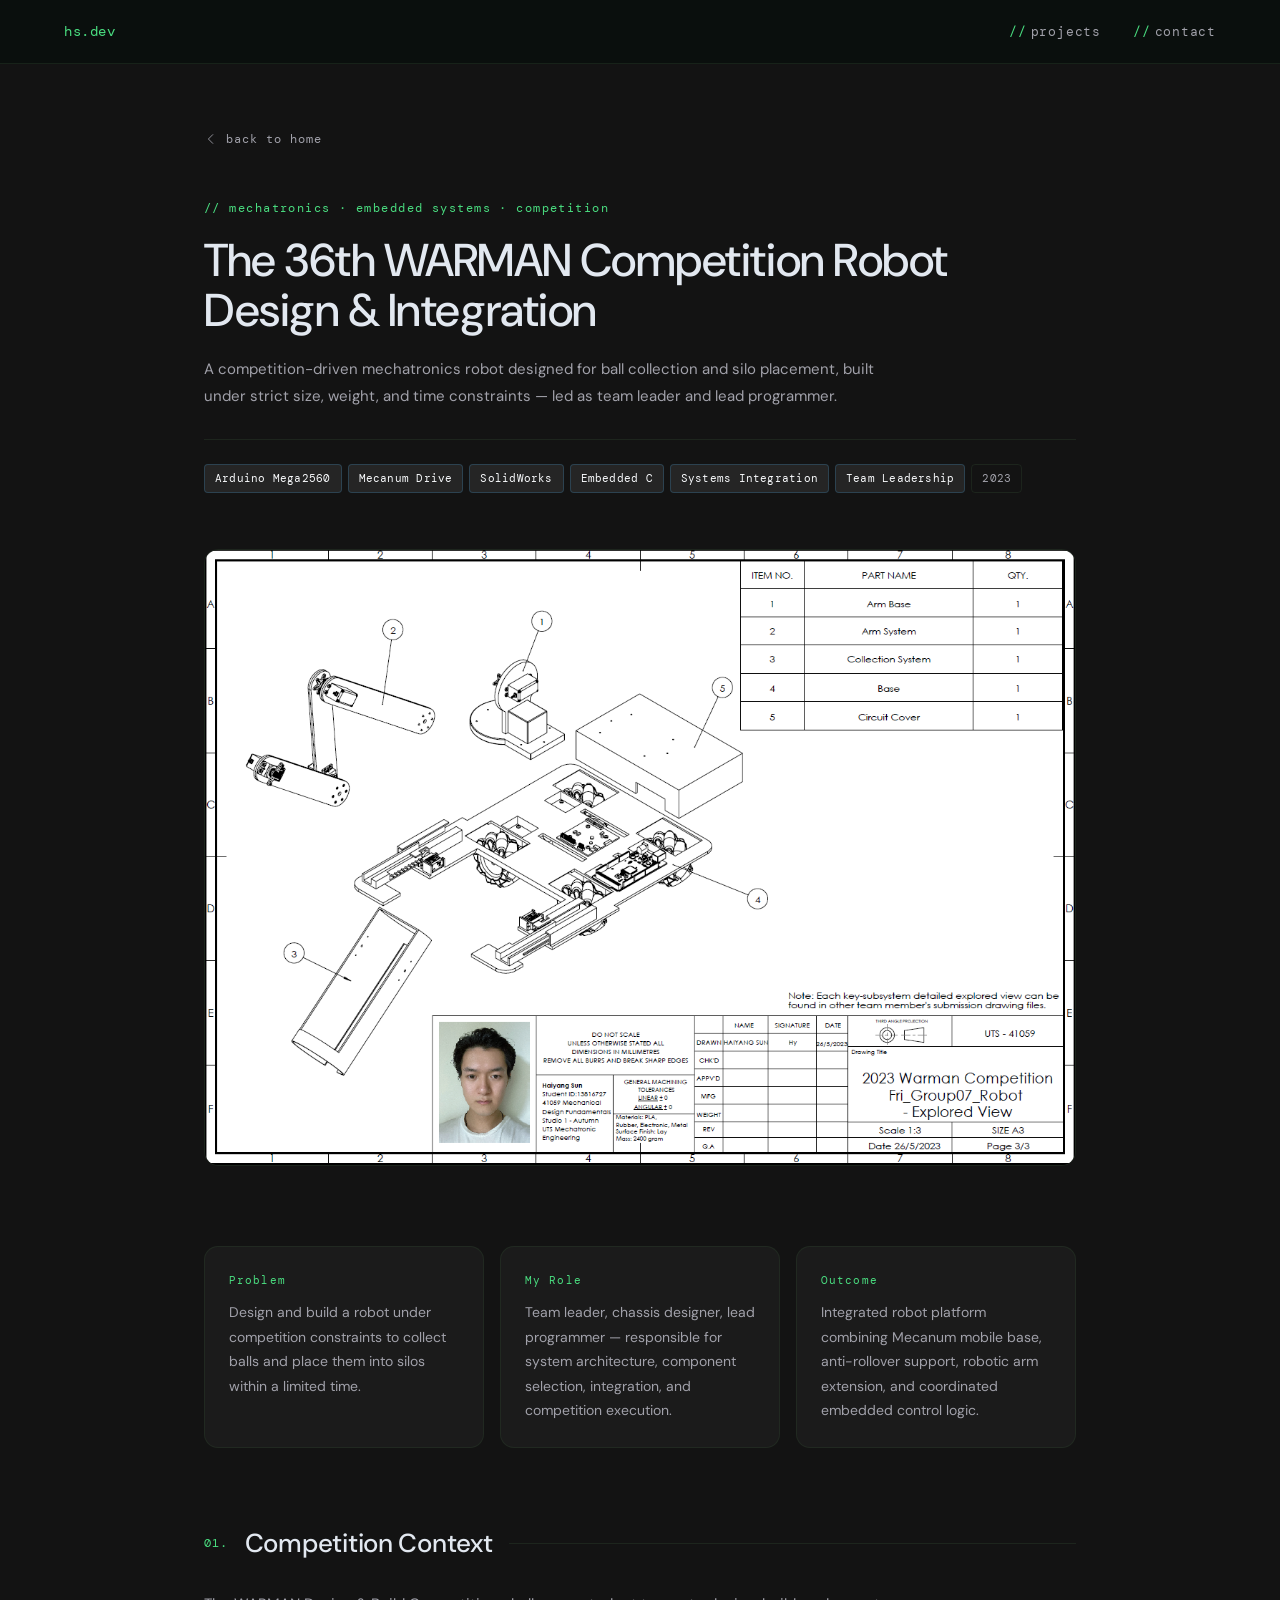
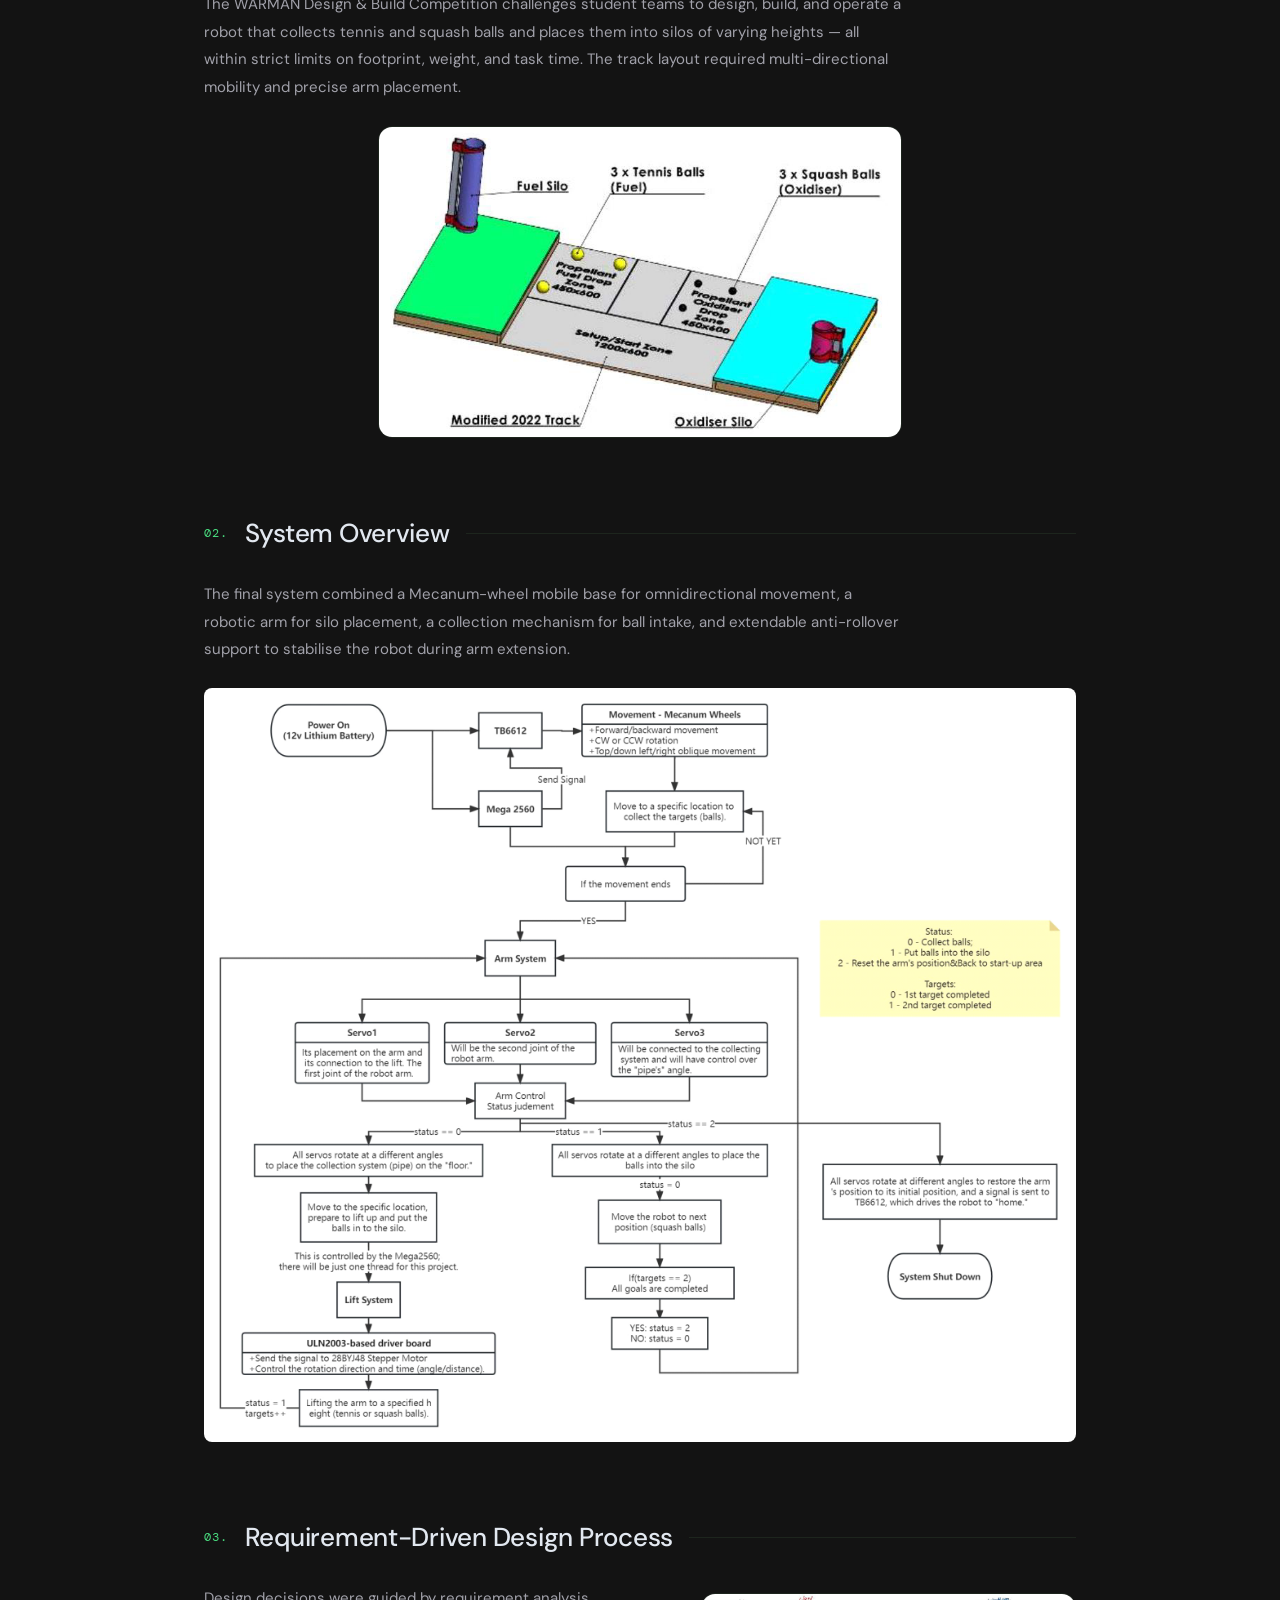
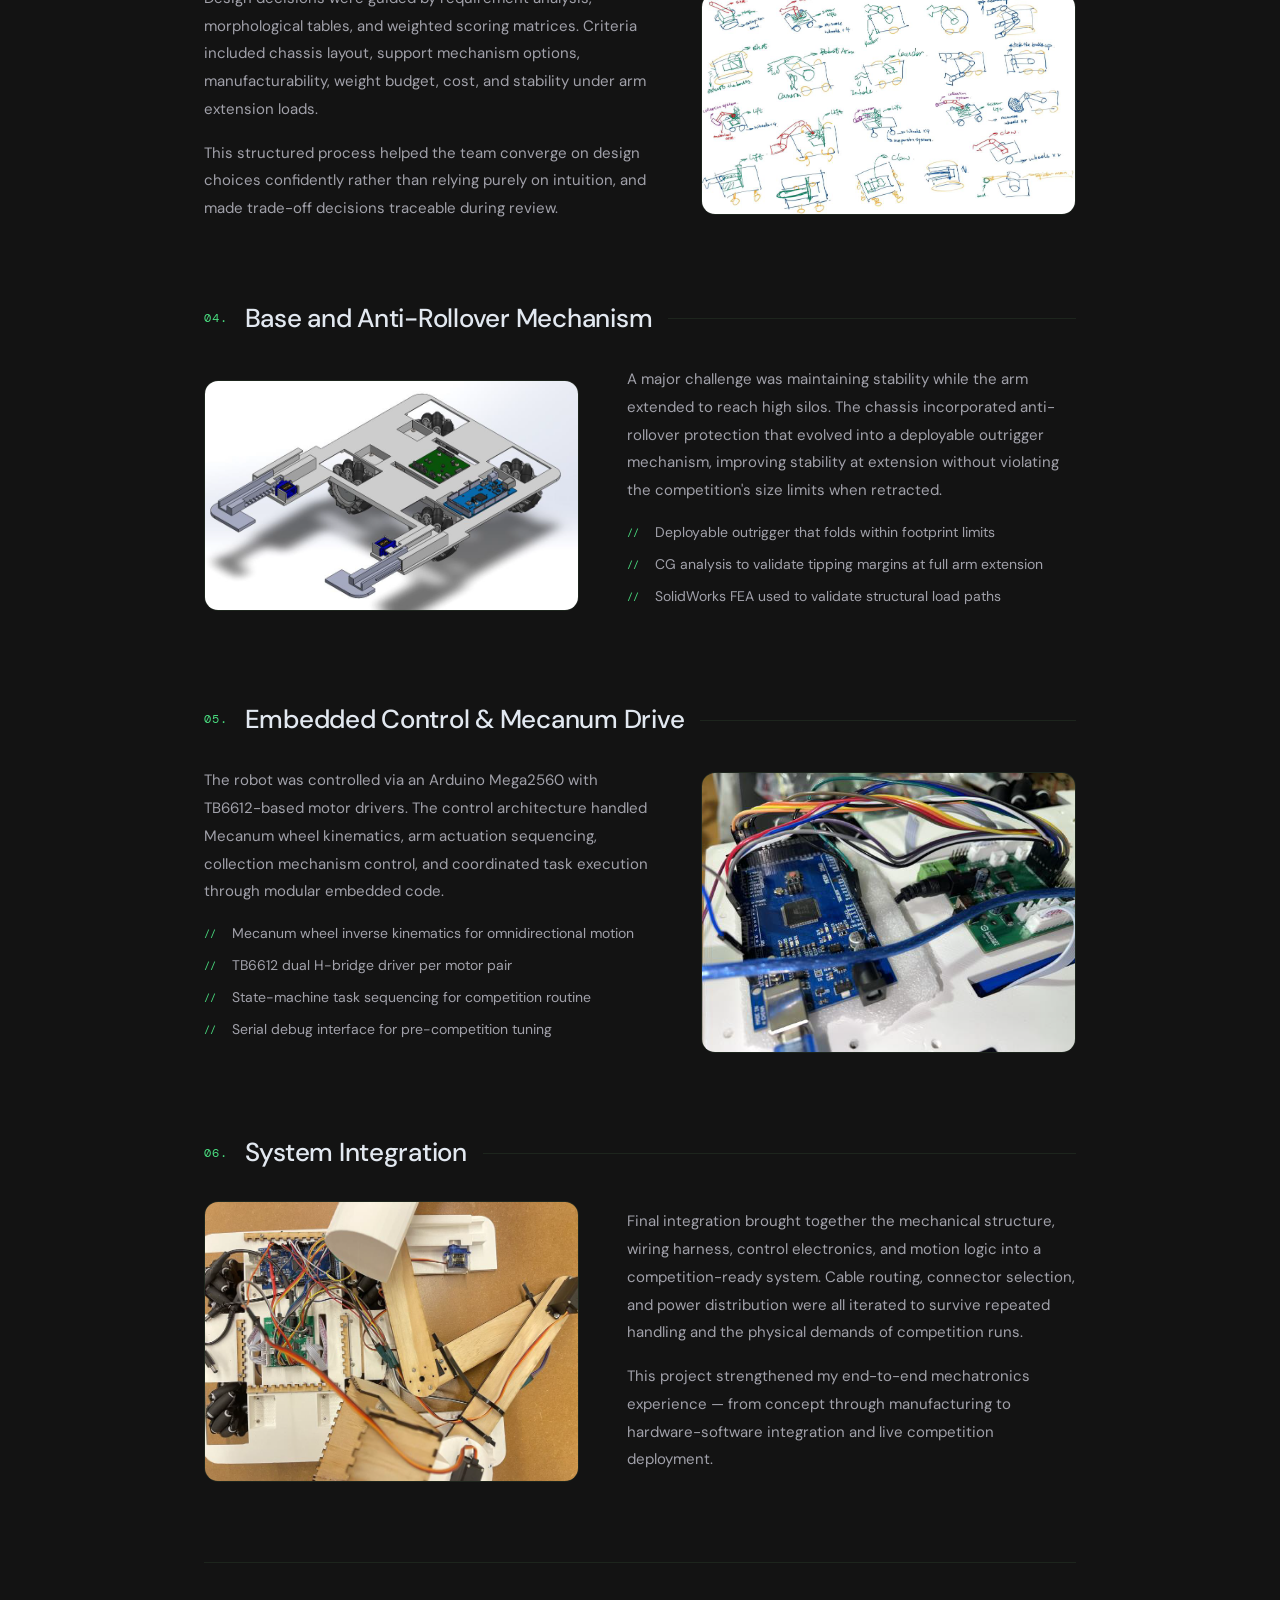
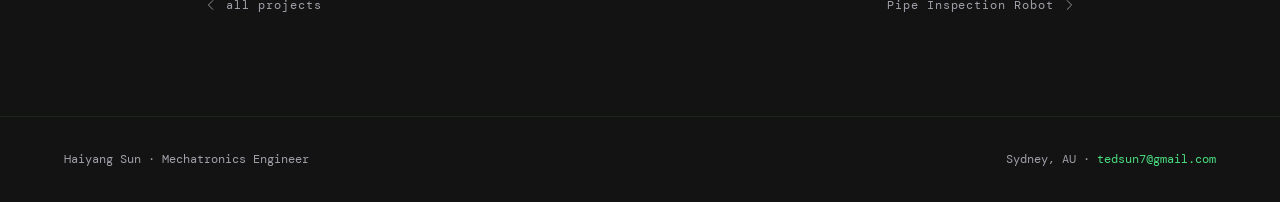
<file: projects/warman.html>
<!DOCTYPE html>
<html lang="en">
<head>
  <meta charset="UTF-8" />
  <meta name="viewport" content="width=device-width, initial-scale=1.0" />
  <title>The 36th WARMAN Competition Robot — Haiyang Sun</title>
  <link rel="icon" href="data:image/svg+xml,<svg xmlns='http://www.w3.org/2000/svg' viewBox='0 0 100 100'><rect width='100' height='100' rx='16' fill='%230f2027'/><text y='.9em' font-size='62' x='12' font-family='Georgia,serif' fill='%234ade80'>H</text></svg>">
  <link rel="stylesheet" href="project.css" />
</head>
<body>

<nav>
  <a href="../index.html" class="nav-logo">hs.dev</a>
  <ul class="nav-links">
    <li><a href="../index.html#projects"><span>//</span>projects</a></li>
    <li><a href="../index.html#contact"><span>//</span>contact</a></li>
  </ul>
</nav>

<main class="project-page">

  <a href="../index.html" class="back-link">
    <svg viewBox="0 0 16 16"><path d="M10 3L5 8l5 5" stroke-linecap="round" stroke-linejoin="round"/></svg>
    back to home
  </a>

  <header class="reveal">
    <div class="project-eyebrow">// mechatronics · embedded systems · competition</div>
    <div class="project-header">
      <h1>The 36th WARMAN Competition Robot Design &amp; Integration</h1>
      <p class="project-subtitle">
        A competition-driven mechatronics robot designed for ball collection and silo placement,
        built under strict size, weight, and time constraints — led as team leader and lead programmer.
      </p>
    </div>
    <div class="project-meta">
      <span class="meta-tag">Arduino Mega2560</span>
      <span class="meta-tag">Mecanum Drive</span>
      <span class="meta-tag">SolidWorks</span>
      <span class="meta-tag">Embedded C</span>
      <span class="meta-tag">Systems Integration</span>
      <span class="meta-tag">Team Leadership</span>
      <span class="meta-tag date">2023</span>
    </div>
  </header>

  <img src="../images/warman/hero.jpg" alt="WARMAN robot overview" class="hero-project-image reveal" />

  <div class="overview-grid">
    <div class="overview-card reveal">
      <h3>Problem</h3>
      <p>Design and build a robot under competition constraints to collect balls and place them into silos within a limited time.</p>
    </div>
    <div class="overview-card reveal">
      <h3>My Role</h3>
      <p>Team leader, chassis designer, lead programmer — responsible for system architecture, component selection, integration, and competition execution.</p>
    </div>
    <div class="overview-card reveal">
      <h3>Outcome</h3>
      <p>Integrated robot platform combining Mecanum mobile base, anti-rollover support, robotic arm extension, and coordinated embedded control logic.</p>
    </div>
  </div>

  <section class="project-section reveal">
    <div class="project-section-header">
      <span class="section-num">01.</span>
      <h2>Competition Context</h2>
      <div class="section-line"></div>
    </div>
    <p>
      The WARMAN Design &amp; Build Competition challenges student teams to design, build, and operate
      a robot that collects tennis and squash balls and places them into silos of varying heights —
      all within strict limits on footprint, weight, and task time. The track layout required
      multi-directional mobility and precise arm placement.
    </p>
    <img src="../images/warman/track.jpg" alt="WARMAN competition field layout" class="section-image" style="max-width:60%; margin: 24px auto; display:block;" />
  </section>

  <section class="project-section reveal">
    <div class="project-section-header">
      <span class="section-num">02.</span>
      <h2>System Overview</h2>
      <div class="section-line"></div>
    </div>
    <p>
      The final system combined a Mecanum-wheel mobile base for omnidirectional movement,
      a robotic arm for silo placement, a collection mechanism for ball intake, and extendable
      anti-rollover support to stabilise the robot during arm extension.
    </p>
    <div class="diagram-card">
      <img src="../images/warman/workflow.jpg" alt="WARMAN system overview diagram" />
    </div>
  </section>

  <section class="project-section reveal">
    <div class="project-section-header">
      <span class="section-num">03.</span>
      <h2>Requirement-Driven Design Process</h2>
      <div class="section-line"></div>
    </div>
    <div class="two-column">
      <div>
        <p>
          Design decisions were guided by requirement analysis, morphological tables, and weighted
          scoring matrices. Criteria included chassis layout, support mechanism options,
          manufacturability, weight budget, cost, and stability under arm extension loads.
        </p>
        <p>
          This structured process helped the team converge on design choices confidently rather
          than relying purely on intuition, and made trade-off decisions traceable during review.
        </p>
      </div>
      <img src="../images/warman/design.jpg" alt="Requirement analysis and concept selection" class="side-image" />
    </div>
  </section>

  <section class="project-section reveal">
    <div class="project-section-header">
      <span class="section-num">04.</span>
      <h2>Base and Anti-Rollover Mechanism</h2>
      <div class="section-line"></div>
    </div>
    <div class="two-column flip">
      <div>
        <p>
          A major challenge was maintaining stability while the arm extended to reach high silos.
          The chassis incorporated anti-rollover protection that evolved into a deployable outrigger
          mechanism, improving stability at extension without violating the competition's size limits
          when retracted.
        </p>
        <ul class="project-list">
          <li>Deployable outrigger that folds within footprint limits</li>
          <li>CG analysis to validate tipping margins at full arm extension</li>
          <li>SolidWorks FEA used to validate structural load paths</li>
        </ul>
      </div>
      <img src="../images/warman/base.jpg" alt="Base and anti-rollover design" class="side-image" />
    </div>
  </section>

  <section class="project-section reveal">
    <div class="project-section-header">
      <span class="section-num">05.</span>
      <h2>Embedded Control &amp; Mecanum Drive</h2>
      <div class="section-line"></div>
    </div>
    <div class="two-column">
      <div>
        <p>
          The robot was controlled via an Arduino Mega2560 with TB6612-based motor drivers.
          The control architecture handled Mecanum wheel kinematics, arm actuation sequencing,
          collection mechanism control, and coordinated task execution through modular embedded code.
        </p>
        <ul class="project-list">
          <li>Mecanum wheel inverse kinematics for omnidirectional motion</li>
          <li>TB6612 dual H-bridge driver per motor pair</li>
          <li>State-machine task sequencing for competition routine</li>
          <li>Serial debug interface for pre-competition tuning</li>
        </ul>
      </div>
      <img src="../images/warman/control.jpg" alt="Embedded control and motor selection" class="side-image" />
    </div>
  </section>

  <section class="project-section reveal">
    <div class="project-section-header">
      <span class="section-num">06.</span>
      <h2>System Integration</h2>
      <div class="section-line"></div>
    </div>
    <div class="two-column flip">
      <div>
        <p>
          Final integration brought together the mechanical structure, wiring harness, control
          electronics, and motion logic into a competition-ready system. Cable routing, connector
          selection, and power distribution were all iterated to survive repeated handling and
          the physical demands of competition runs.
        </p>
        <p>
          This project strengthened my end-to-end mechatronics experience — from concept through
          manufacturing to hardware-software integration and live competition deployment.
        </p>
      </div>
      <img src="../images/warman/integration.jpg" alt="Wiring and system integration" class="side-image" />
    </div>
  </section>

  <div class="project-footer">
    <a href="../index.html" class="back-proj">
      <svg viewBox="0 0 16 16"><path d="M10 3L5 8l5 5" stroke-linecap="round" stroke-linejoin="round"/></svg>
      all projects
    </a>
    <a href="pipe_rob.html" class="next-proj">
      Pipe Inspection Robot
      <svg viewBox="0 0 16 16"><path d="M6 3l5 5-5 5" stroke-linecap="round" stroke-linejoin="round"/></svg>
    </a>
  </div>

</main>

<footer class="page-footer">
  <span>Haiyang Sun · Mechatronics Engineer</span>
  <span>Sydney, AU · <a href="mailto:tedsun7@gmail.com">tedsun7@gmail.com</a></span>
</footer>

<script>
  const els = document.querySelectorAll('.reveal');
  const io = new IntersectionObserver((entries) => {
    entries.forEach(e => {
      if (e.isIntersecting) { e.target.classList.add('visible'); io.unobserve(e.target); }
    });
  }, { threshold: 0.12 });
  els.forEach(el => io.observe(el));
</script>

</body>
</html>
</file>
<file: projects/project.css>
/* ============================================================
   project.css  —  shared stylesheet for all project pages
   Design tokens mirror index.html exactly:
     fonts  : DM Serif Display · DM Mono · DM Sans
     accent : #4ade80
     bg     : #131313 / #1b1b1b / #252525
     scroll reveal class .reveal / .reveal.visible
   ============================================================ */

@import url('https://fonts.googleapis.com/css2?family=DM+Serif+Display:ital@0;1&family=DM+Mono:wght@400;500&family=DM+Sans:wght@300;400;500&display=swap');

*, *::before, *::after { box-sizing: border-box; margin: 0; padding: 0; }

:root {
  --bg:         #131313;
  --bg2:        #1b1b1b;
  --bg3:        #252525;
  --accent:     #4ade80;
  --accent2:    #f8fafc;
  --text:       #fafafa;
  --muted:      #a1a1aa;
  --border:     rgba(44, 63, 45, 0.397);
  --card-bg:    #1b1b1b;
  --radius:     14px;
  --mono:       'DM Mono', monospace;
  --serif:      'DM Serif Display', serif;
  --sans:       'DM Sans', sans-serif;
  --diagram-bg: #f0ede8;   /* warm off-white for white-bg diagram cards */
}

html { scroll-behavior: smooth; }

body {
  background: var(--bg);
  color: var(--text);
  font-family: var(--sans);
  font-size: 15px;
  line-height: 1.75;
  overflow-x: hidden;
}

a { color: inherit; text-decoration: none; }

/* ── NAV ── */
nav {
  position: sticky; top: 0; z-index: 100;
  display: flex; align-items: center; justify-content: space-between;
  padding: 0 5vw;
  height: 64px;
  background: rgba(10,15,13,0.88);
  backdrop-filter: blur(12px);
  -webkit-backdrop-filter: blur(12px);
  border-bottom: 0.5px solid var(--border);
}
.nav-logo {
  font-family: var(--mono);
  font-size: 14px;
  color: var(--accent);
  letter-spacing: .04em;
}
.nav-links { display: flex; gap: 32px; list-style: none; }
.nav-links a {
  font-family: var(--mono);
  font-size: 13px;
  color: var(--muted);
  letter-spacing: .06em;
  transition: color .2s;
}
.nav-links a:hover { color: var(--accent); }
.nav-links a span { color: var(--accent); margin-right: 4px; }

/* ── PAGE WRAPPER ── */
.project-page {
  max-width: 1000px;
  margin: 0 auto;
  padding: 64px 5vw 100px;
}

/* ── BACK LINK ── */
.back-link {
  display: inline-flex; align-items: center; gap: 8px;
  font-family: var(--mono);
  font-size: 12px;
  letter-spacing: .08em;
  color: var(--muted);
  margin-bottom: 48px;
  transition: color .2s;
}
.back-link svg {
  width: 14px; height: 14px;
  stroke: currentColor; fill: none;
  transition: transform .2s;
}
.back-link:hover { color: var(--accent); }
.back-link:hover svg { transform: translateX(-3px); }

/* ── PROJECT HEADER ── */
.project-eyebrow {
  font-family: var(--mono);
  font-size: 12px;
  color: var(--accent);
  letter-spacing: .12em;
  margin-bottom: 16px;
}

.project-header h1 {
  font-family: var(--sans);
  font-size: clamp(28px, 4vw, 46px);
  font-weight: 500;
  line-height: 1.1;
  color: #e2e8f0;
  margin-bottom: 20px;
  letter-spacing: -.01em;
}
.project-header h1 em { font-style: normal; color: #e2e8f0; }

.project-subtitle {
  font-size: 15px;
  color: var(--muted);
  max-width: 680px;
  line-height: 1.85;
  margin-bottom: 28px;
}

/* ── META TAGS ── */
.project-meta {
  display: flex; flex-wrap: wrap; gap: 6px;
  padding-top: 24px;
  border-top: 0.5px solid var(--border);
  margin-bottom: 56px;
}
.meta-tag {
  font-family: var(--mono);
  font-size: 11px;
  padding: 4px 10px;
  border-radius: 4px;
  background: var(--bg3);
  border: 0.5px solid rgba(72,180,247,0.2);
  color: var(--accent2);
  letter-spacing: .02em;
}
.meta-tag.date {
  background: transparent;
  border-color: var(--border);
  color: var(--muted);
}

/* ── HERO IMAGE ── */
.hero-project-image {
  width: 100%;
  border-radius: var(--radius);
  display: block;
  border: 0.5px solid var(--border);
  margin-bottom: 80px;
}

/* ── OVERVIEW CARDS ── */
.overview-grid {
  display: grid;
  grid-template-columns: repeat(3, 1fr);
  gap: 16px;
  margin-bottom: 80px;
}
.overview-card {
  background: var(--card-bg);
  border: 0.5px solid var(--border);
  border-radius: var(--radius);
  padding: 24px;
  transition: border-color .2s;
}
.overview-card:hover { border-color: rgba(74,222,128,.25); }
.overview-card h3 {
  font-family: var(--mono);
  font-size: 11px;
  color: var(--accent);
  letter-spacing: .1em;
  margin-bottom: 10px;
  font-weight: 400;
}
.overview-card p {
  font-size: 14px;
  color: var(--muted);
  line-height: 1.75;
}

/* ── SECTION ── */
.project-section { margin-bottom: 80px; }

.project-section-header {
  display: flex; align-items: center; gap: 16px;
  margin-bottom: 32px;
}
.section-num {
  font-family: var(--mono);
  font-size: 12px;
  color: var(--accent);
  letter-spacing: .1em;
}
.project-section h2 {
  font-family: var(--sans);
  font-size: clamp(18px, 2.2vw, 26px);
  font-weight: 500;
  color: #e2e8f0;
  line-height: 1.2;
  letter-spacing: -.01em;
}
.section-line {
  flex: 1; height: 0.5px;
  background: var(--border);
}

.project-section p {
  font-size: 15px;
  color: var(--muted);
  line-height: 1.85;
  max-width: 700px;
  margin-bottom: 16px;
}
.project-section p:last-child { margin-bottom: 0; }

/* ── BULLET LIST ── */
.project-list {
  list-style: none;
  margin: 16px 0;
  display: flex; flex-direction: column; gap: 8px;
}
.project-list li {
  font-size: 14px;
  color: var(--muted);
  padding-left: 28px;
  position: relative;
  line-height: 1.7;
}
.project-list li::before {
  content: '//';
  position: absolute; left: 0; top: 3px;
  font-family: var(--mono);
  font-size: 10px;
  color: var(--accent);
}

/* ── TWO-COLUMN LAYOUT ── */
.two-column {
  display: grid;
  grid-template-columns: 1.2fr 1fr;
  gap: 48px;
  align-items: center;
  margin-top: 24px;
}
.two-column.flip { grid-template-columns: 1fr 1.2fr; }
.two-column.flip > :first-child { order: 2; }
.two-column.flip > :last-child  { order: 1; }

/* ── IMAGES: dark-bg photos / screenshots ── */
.section-image,
.side-image {
  width: 100%;
  border-radius: var(--radius);
  display: block;
  border: 0.5px solid var(--border);
}
.side-image.contain {
  object-fit: contain;
  max-height: 320px;
  background: var(--card-bg);
  padding: 12px;
}

/* ── DIAGRAM CARD: white-bg workflow/flowchart images ──
   JPG diagrams with white backgrounds don't sit well on dark
   surfaces. Place them in a warm off-white card instead —
   reads as a deliberate "technical document" insert.         */
.diagram-card {
  background: var(--diagram-bg);
  border-radius: var(--radius);
  /* padding: 24px; */
  margin-top: 24px;
}
.diagram-card img {
  width: 100%;
  display: block;
  border-radius: 8px;
}
.diagram-card.tall img {
  max-height: 360px;
  object-fit: contain;
  margin: 0 auto;
  display: block;
}
.diagram-card.inline { margin-top: 0; }

/* ── IMAGE CAPTION ── */
.image-caption {
  font-family: var(--mono);
  font-size: 11px;
  color: var(--muted);
  text-align: center;
  margin-top: 10px;
  letter-spacing: .04em;
}

/* ── RESULT / COMPARE GRIDS ── */
.result-grid {
  display: grid;
  grid-template-columns: repeat(3, 1fr);
  gap: 12px;
  margin-top: 24px;
}
.result-grid img {
  width: 100%; border-radius: var(--radius);
  border: 0.5px solid var(--border); display: block;
}
.compare-grid {
  display: grid;
  grid-template-columns: 1fr 1fr;
  gap: 16px;
  margin-top: 24px;
}
.compare-grid img {
  width: 100%; border-radius: var(--radius);
  border: 0.5px solid var(--border); display: block;
}

/* ── HIGHLIGHT BOX (key metric / result callout) ── */
.highlight-box {
  background: var(--card-bg);
  border: 0.5px solid var(--border);
  border-left: 3px solid var(--accent);
  border-radius: 0 var(--radius) var(--radius) 0;
  padding: 20px 24px;
  margin: 24px 0;
}
.highlight-box p { font-size: 14px; color: var(--muted); margin: 0; }
.highlight-box strong { color: var(--text); font-weight: 500; }

/* ── SCROLL REVEAL (same as index.html) ── */
.reveal {
  opacity: 0;
  transform: translateY(24px);
  transition: opacity .55s ease, transform .55s ease;
}
.reveal.visible { opacity: 1; transform: none; }

/* ── PROJECT FOOTER NAV ── */
.project-footer {
  margin-top: 80px;
  padding-top: 32px;
  border-top: 0.5px solid var(--border);
  display: flex; align-items: center; justify-content: space-between;
}
.project-footer a {
  font-family: var(--mono);
  font-size: 12px;
  letter-spacing: .08em;
  color: var(--muted);
  display: inline-flex; align-items: center; gap: 8px;
  transition: color .2s;
}
.project-footer a svg { width: 14px; height: 14px; stroke: currentColor; fill: none; transition: transform .2s; }
.project-footer .back-proj:hover { color: var(--accent); }
.project-footer .back-proj:hover svg { transform: translateX(-3px); }
.project-footer .next-proj:hover { color: var(--accent); }
.project-footer .next-proj:hover svg { transform: translateX(3px); }

/* ── SITE FOOTER ── */
.page-footer {
  padding: 32px 5vw;
  border-top: 0.5px solid var(--border);
  display: flex; justify-content: space-between; align-items: center;
  font-family: var(--mono);
  font-size: 12px;
  color: var(--muted);
}
.page-footer a { color: var(--accent); }

/* ── RESPONSIVE ── */
@media (max-width: 860px) {
  nav { padding: 0 4vw; }
  .project-page { padding: 48px 4vw 80px; }
  .overview-grid { grid-template-columns: 1fr; gap: 12px; }
  .two-column,
  .two-column.flip { grid-template-columns: 1fr; gap: 24px; }
  .two-column.flip > :first-child { order: unset; }
  .two-column.flip > :last-child  { order: unset; }
  .result-grid { grid-template-columns: 1fr 1fr; }
  .compare-grid { grid-template-columns: 1fr; }
  .project-footer { flex-direction: column; gap: 16px; align-items: flex-start; }
  .page-footer { flex-direction: column; gap: 8px; text-align: center; }
}
@media (max-width: 560px) {
  .project-header h1 { font-size: 28px; }
  .result-grid { grid-template-columns: 1fr; }
  .nav-links { gap: 20px; }
}

.gif-compare-grid {
  display: grid;
  grid-template-columns: repeat(2, 1fr);
  gap: 1.2rem;
  align-items: start;
  margin-top: 1.5rem;
}

.gif-compare-grid img {
  width: 100%;
  max-width: 420px;
  height: auto;
  border-radius: 14px;
  border: 1px solid rgba(74, 222, 128, 0.12);
  display: block;
  margin: 0 auto;
}

.gif-compare-grid .image-caption {
  margin-top: 0.75rem;
  text-align: center;
  font-size: 13px;
  color: var(--muted);
}

@media (max-width: 900px) {
  .gif-compare-grid {
    grid-template-columns: 1fr;
    gap: 1rem;
  }

  .gif-compare-grid img {
    max-width: 100%;
  }
}
</file>
